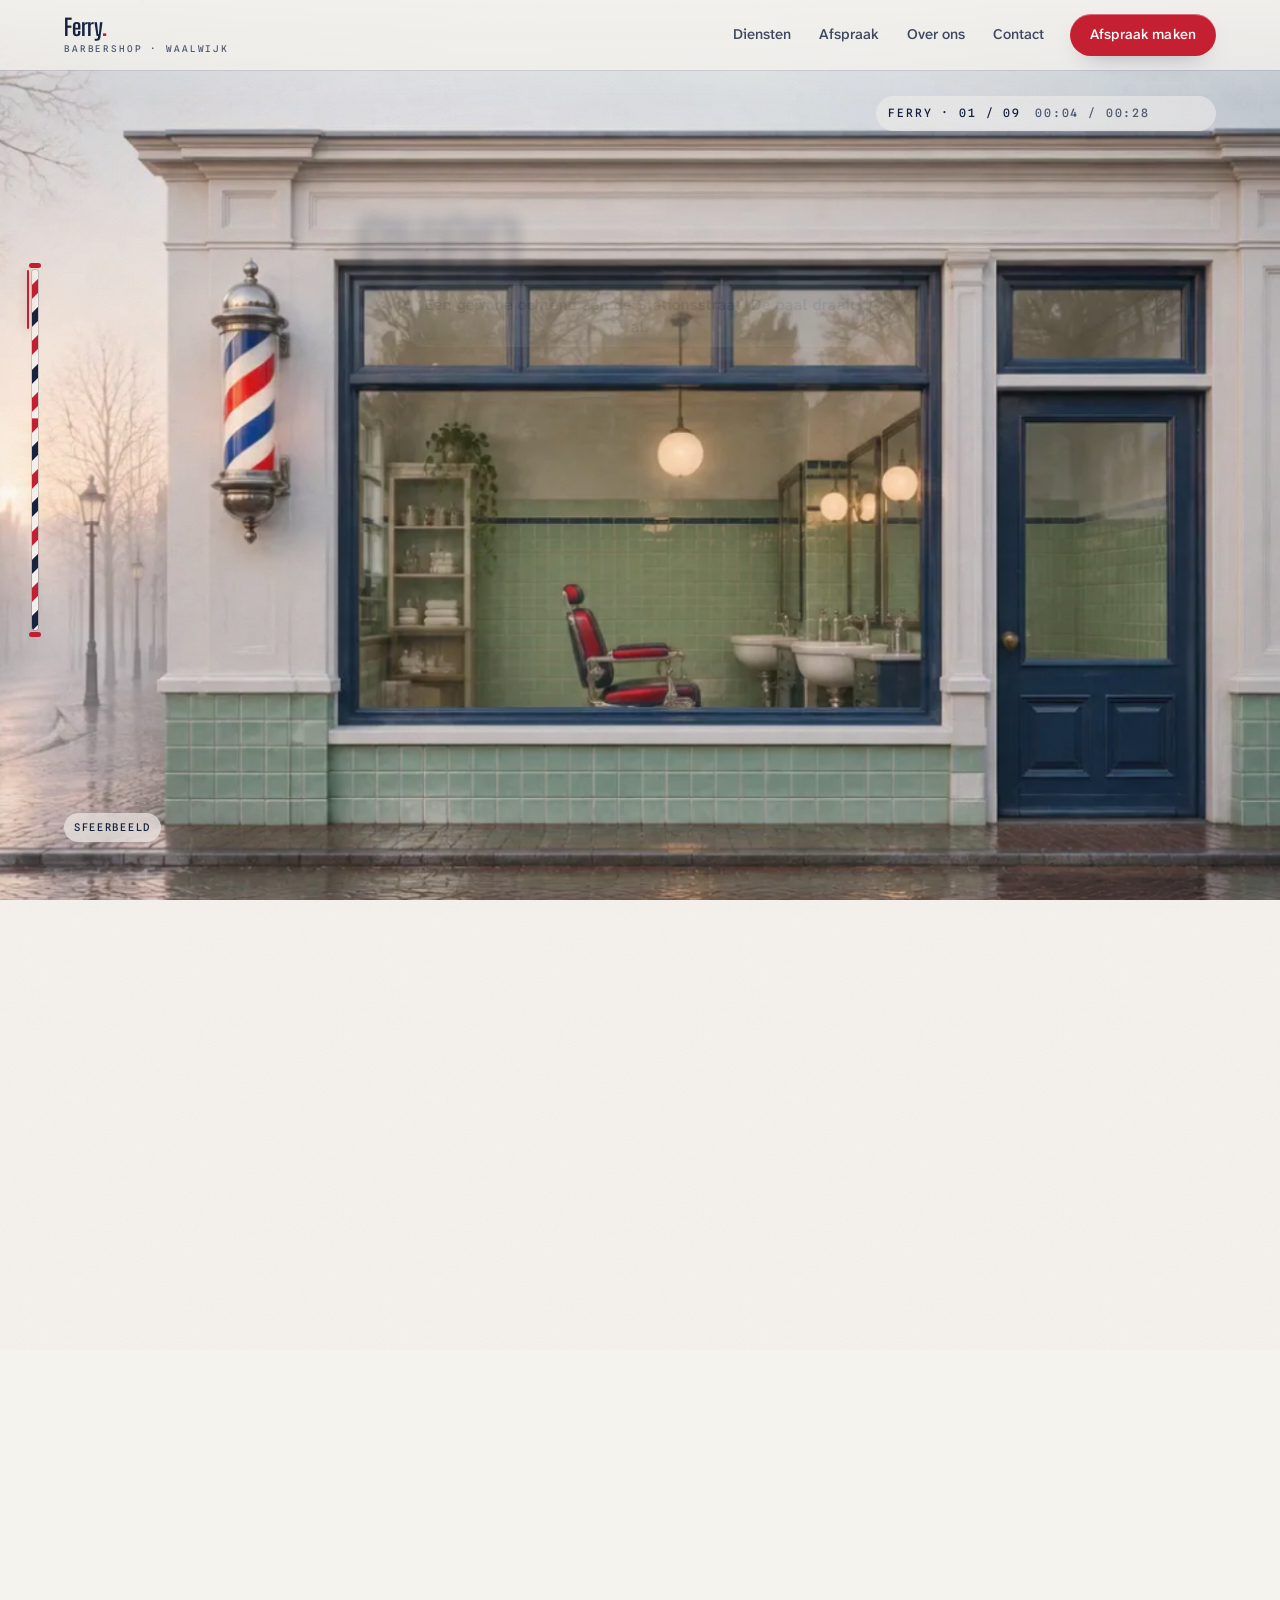
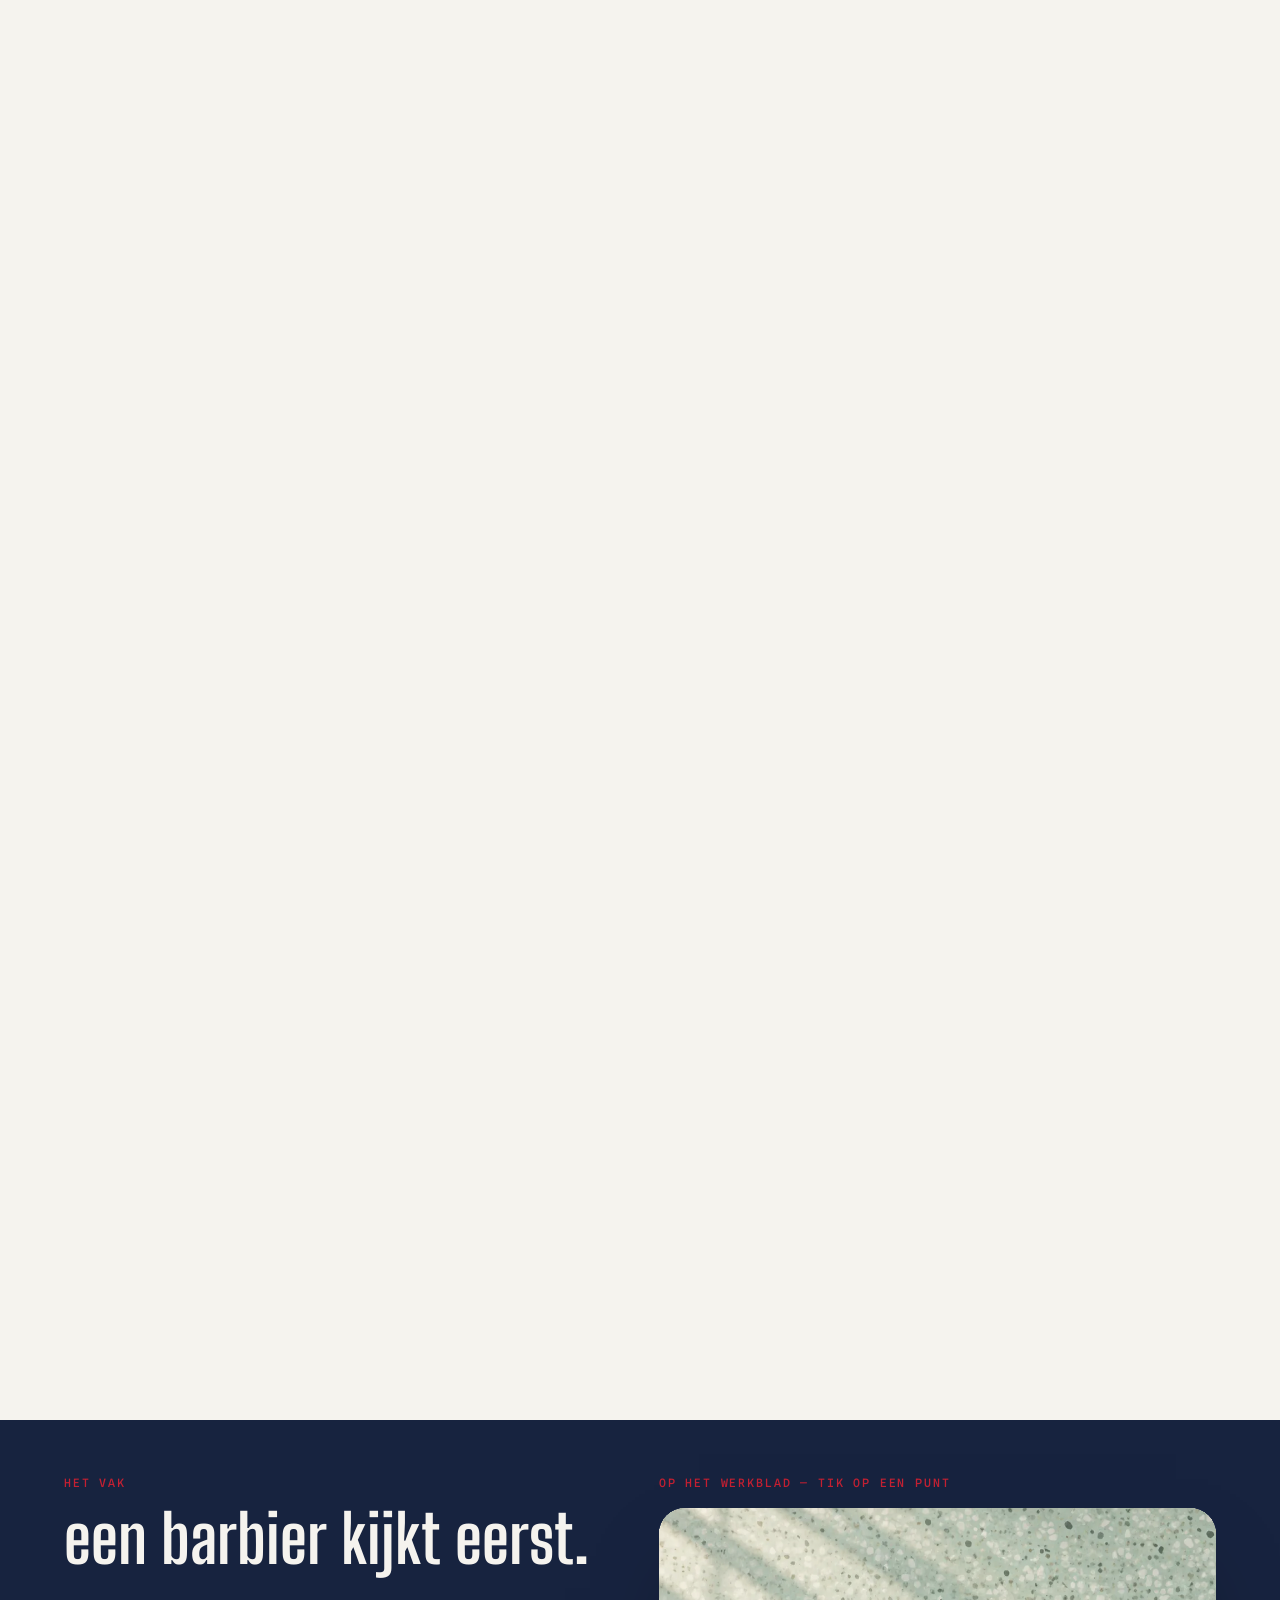
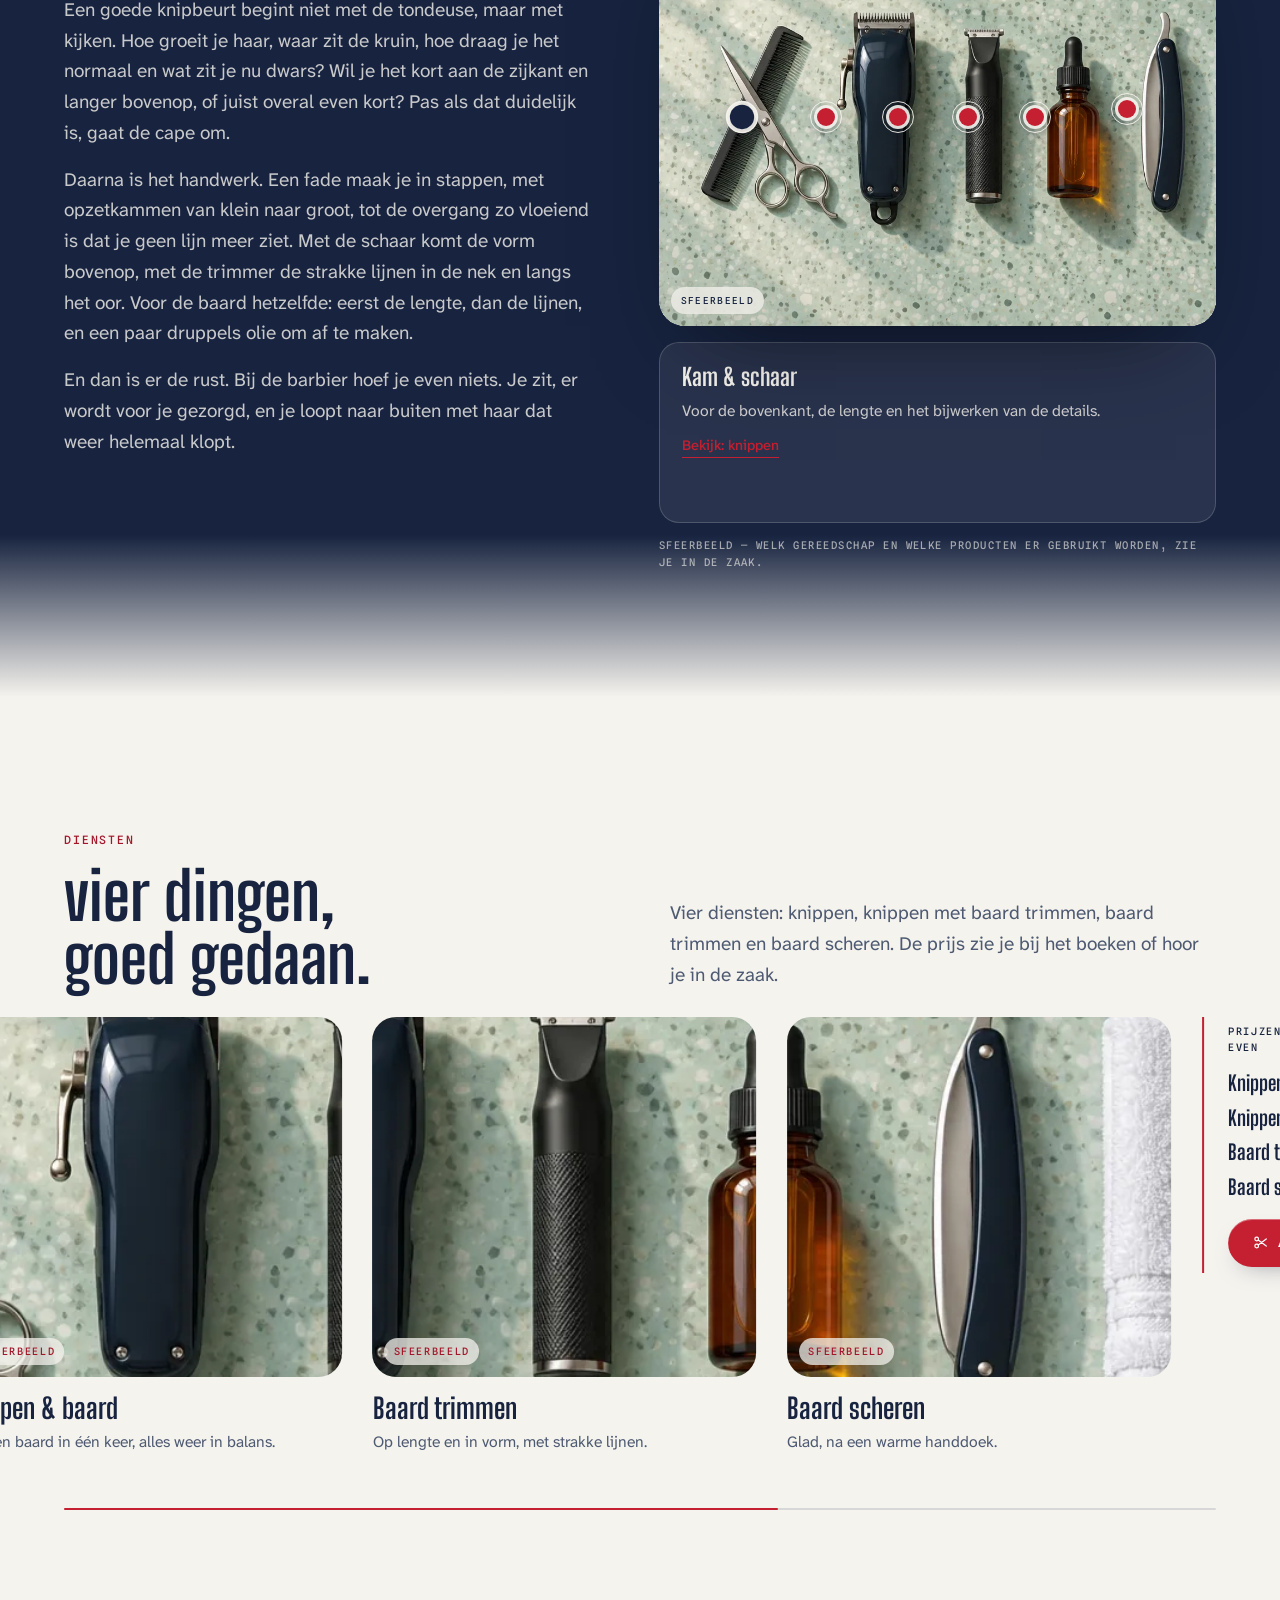
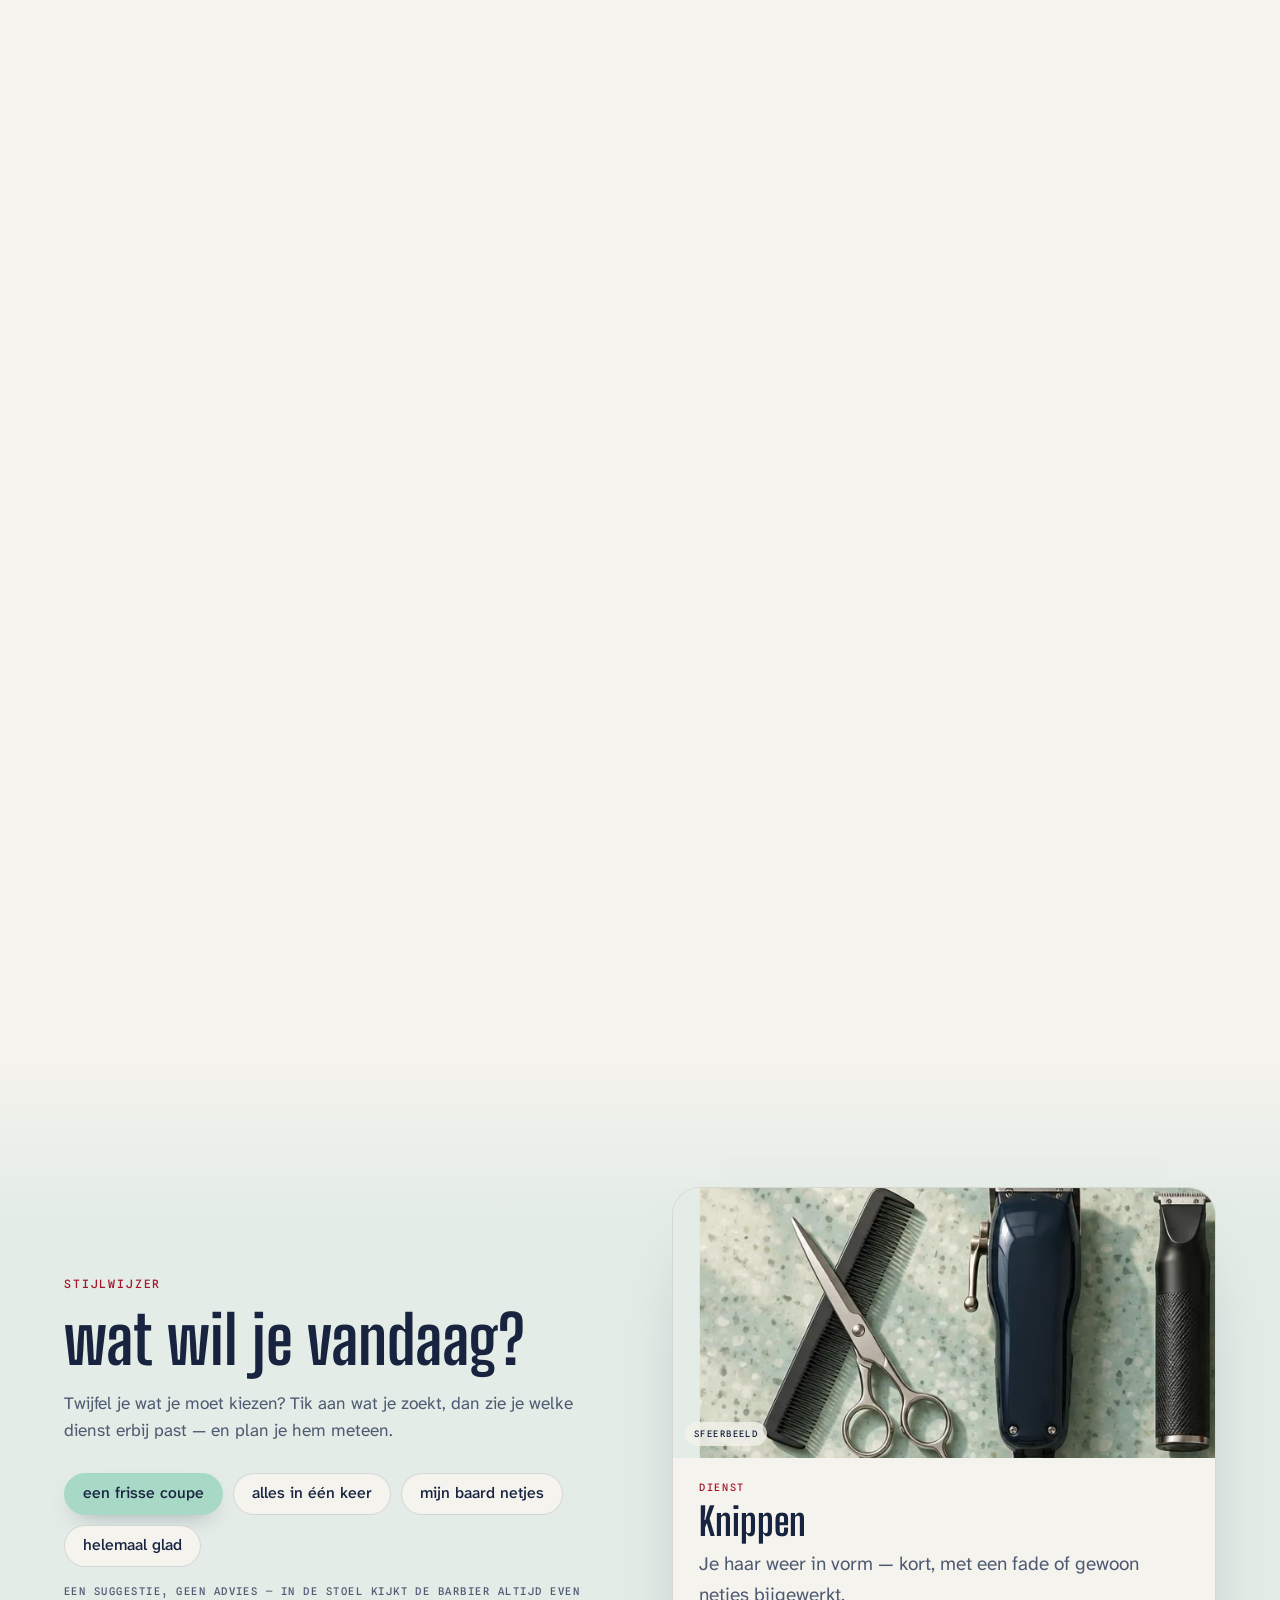
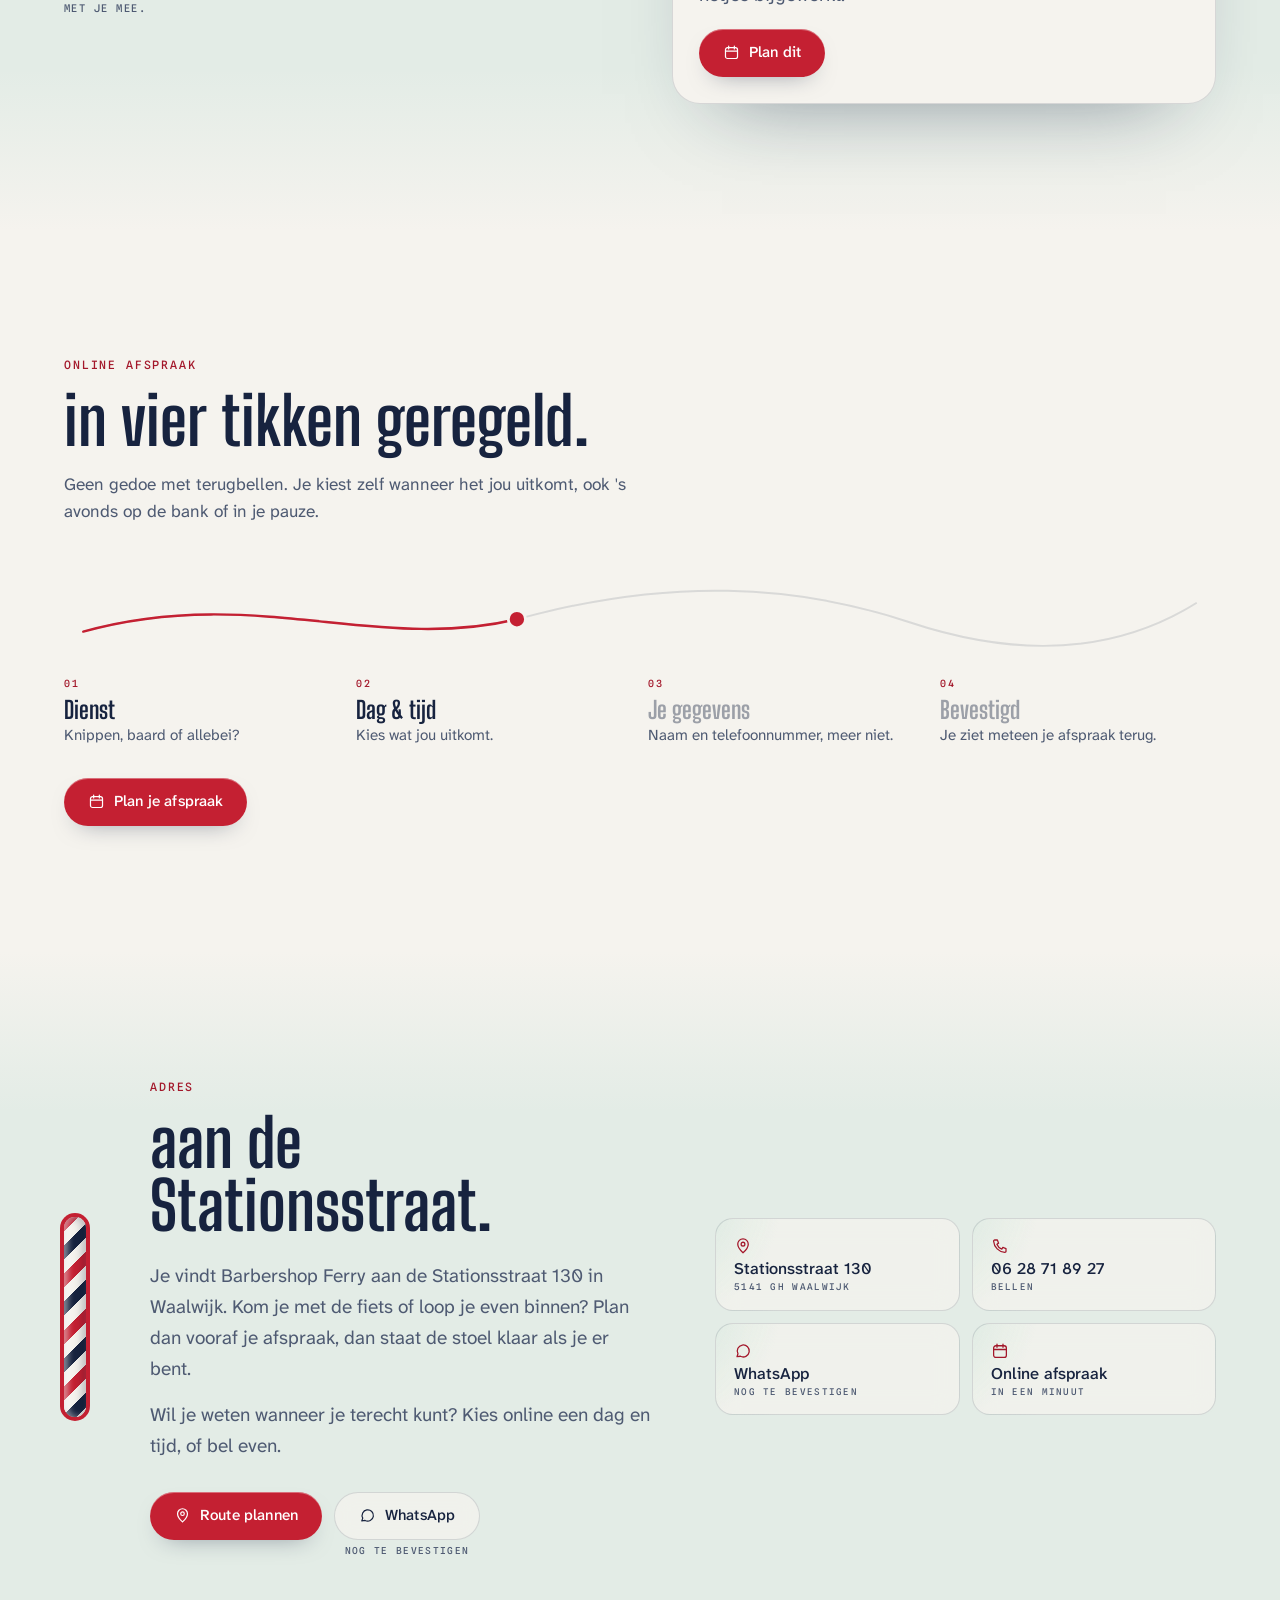
<file: index.html>
<!DOCTYPE html>
<html lang="nl">
<head>
<meta charset="utf-8">
<meta name="viewport" content="width=device-width, initial-scale=1, viewport-fit=cover">
<title>Barbershop Ferry — barbier aan de Stationsstraat in Waalwijk</title>
<meta name="description" content="Barbershop Ferry, Stationsstraat 130 in Waalwijk. Knippen, baard trimmen en baard scheren. Plan je afspraak online of bel 06 28 71 89 27.">
<meta name="theme-color" content="#F5F3EE">
<meta property="og:title" content="Barbershop Ferry — barbier aan de Stationsstraat in Waalwijk">
<meta property="og:description" content="Barbershop Ferry, Stationsstraat 130 in Waalwijk. Knippen, baard trimmen en baard scheren. Plan je afspraak online of bel 06 28 71 89 27.">
<meta property="og:image" content="assets/img/k7.webp">
<meta name="robots" content="noindex">
<link rel="icon" href="data:image/svg+xml,%3Csvg xmlns='http://www.w3.org/2000/svg' viewBox='0 0 32 32'%3E%3Crect width='32' height='32' rx='9' fill='%2317233F'/%3E%3Crect x='11' y='4' width='10' height='24' rx='5' fill='%23F5F3EE'/%3E%3Cpath d='M11 9l10-4M11 15l10-4M11 21l10-4M11 27l10-4' stroke='%23C42032' stroke-width='2.4'/%3E%3C/svg%3E">
<script>document.documentElement.classList.add('js');try{var d=JSON.parse(sessionStorage.getItem('paal')||'null');if(d){sessionStorage.removeItem('paal');var c=document.documentElement.classList;c.add('pl-closed','pl-noanim');if(d.b)c.add('pl-back');window.__pl=d.l;setTimeout(function(){c.remove('pl-closed')},2200)}}catch(e){}</script>
<link rel="preconnect" href="https://fonts.googleapis.com">
<link rel="preconnect" href="https://fonts.gstatic.com" crossorigin>
<link href="https://fonts.googleapis.com/css2?family=Big+Shoulders+Display:wght@600;700&amp;family=Atkinson+Hyperlegible+Next:wght@400;500&amp;family=Spline+Sans+Mono:wght@500&amp;display=swap" rel="stylesheet">
<link rel="stylesheet" href="assets/style.css">
</head>
<body>
<a class="skip" href="#inhoud">Naar inhoud</a>
<header class="hd">
  <a class="logo" href="index.html" aria-label="Barbershop Ferry — home"><span>Ferry<em>.</em></span><small>Barbershop · Waalwijk</small></a>
  <nav class="nav" id="menu" aria-label="Hoofdmenu"><a href="diensten.html">Diensten</a><a href="afspraak.html">Afspraak</a><a href="over-ons.html">Over ons</a><a href="contact.html">Contact</a>
    <div class="mnav"><a class="btn" href="afspraak.html"><svg viewBox="0 0 24 24" fill="none" stroke="currentColor" stroke-width="1.7" stroke-linecap="round" aria-hidden="true"><rect x="3.5" y="5" width="17" height="15.5" rx="3"/><path d="M3.5 10h17M8 3v4M16 3v4"/></svg>Afspraak maken</a><a class="btn ghost" href="tel:+31628718927"><svg viewBox="0 0 24 24" fill="none" stroke="currentColor" stroke-width="1.7" stroke-linecap="round" stroke-linejoin="round" aria-hidden="true"><path d="M5 4h3.5l1.6 4.2-2.2 1.4a11 11 0 0 0 6.5 6.5l1.4-2.2L20 15.5V19a1.5 1.5 0 0 1-1.6 1.5C10.6 20 4 13.4 3.5 5.6A1.5 1.5 0 0 1 5 4z"/></svg>Bel 06 28 71 89 27</a><span class="wa-wrap"><a class="btn ghost" href="https://wa.me/31628718927" target="_blank" rel="noopener"><svg viewBox="0 0 24 24" fill="none" stroke="currentColor" stroke-width="1.7" stroke-linejoin="round" aria-hidden="true"><path d="M4 19.5l1.3-3.8A8 8 0 1 1 8.6 19z"/></svg>WhatsApp</a><span class="wa-note">nog te bevestigen</span></span><p>Stationsstraat 130, Waalwijk</p></div>
  </nav>
  <a class="btn pill" href="afspraak.html">Afspraak maken</a>
  <button class="burger" type="button" aria-label="Menu" aria-expanded="false" aria-controls="menu"><span></span><span></span><span></span></button>
</header>
<main id="inhoud">
<section class="film" data-src="assets/film-main-1.mp4|assets/film-main-2.mp4|assets/film-main-3.mp4|assets/film-main-4.mp4|assets/film-main-5.mp4|assets/film-main-6.mp4|assets/film-main-7.mp4" data-src-m="assets/film-main-m-1.mp4|assets/film-main-m-2.mp4|assets/film-main-m-3.mp4|assets/film-main-m-4.mp4" data-seg="0.0000,3.8333,8.1250,12.2083,16.0000,22.0000,26.0000" data-seg-m="0.0000,8.5000,17.1250,26.2500" data-poster-m="assets/img/film-main-m-0.webp" data-hud="Ferry" data-total="9" data-dur="28.0" data-portal style="--m:9" aria-label="Barbershop Ferry — van de barberpaal aan de Stationsstraat tot de stoel die klaarstaat">
  <div class="stage">
    <video poster="assets/img/film-main-0.webp" muted playsinline preload="none" aria-hidden="true"></video>
    <div class="vignette"></div>
    <canvas class="fx" aria-hidden="true"></canvas>
    <div class="fhero">
      <div class="top"><span class="chip">Barbershop · Stationsstraat 130</span><h1>strak geknipt aan de Stationsstraat.</h1></div>
      <div class="low glow-follow">
        <p class="lead">Knippen, baard trimmen en scheren aan de Stationsstraat in Waalwijk. Plan je afspraak online, of bel even.</p>
        <div class="row"><a class="btn" href="afspraak.html"><svg viewBox="0 0 24 24" fill="none" stroke="currentColor" stroke-width="1.7" stroke-linecap="round" aria-hidden="true"><rect x="3.5" y="5" width="17" height="15.5" rx="3"/><path d="M3.5 10h17M8 3v4M16 3v4"/></svg>Plan je afspraak</a><a class="btn ghost" href="tel:+31628718927"><svg viewBox="0 0 24 24" fill="none" stroke="currentColor" stroke-width="1.7" stroke-linecap="round" stroke-linejoin="round" aria-hidden="true"><path d="M5 4h3.5l1.6 4.2-2.2 1.4a11 11 0 0 0 6.5 6.5l1.4-2.2L20 15.5V19a1.5 1.5 0 0 1-1.6 1.5C10.6 20 4 13.4 3.5 5.6A1.5 1.5 0 0 1 5 4z"/></svg>Bel 06 28 71 89 27</a></div>
        <p class="hmeta mono"><a href="https://www.google.com/maps/search/?api=1&amp;query=Stationsstraat+130+5141+GH+Waalwijk" target="_blank" rel="noopener">Stationsstraat 130 · 5141 GH Waalwijk</a></p>
      </div>
    </div>
    <div class="ftitle tc" aria-live="polite"><h2></h2><p></p></div>
    <article class="fcard glow-follow "><span class="no">Ferry · 01 / 09</span><b>Een barbier aan de Stationsstraat</b><p>Barbershop Ferry zit aan de Stationsstraat 130 in Waalwijk. Je herkent een barbier al van ver aan de paal naast de deur. Binnen draait het om één ding: dat je strak en verzorgd weer naar buiten loopt.</p><button class="more" type="button" aria-expanded="false">lees verder +</button></article><article class="fcard glow-follow "><span class="no">Ferry · 02 / 09</span><b>Het oudste uithangbord</b><p>De rood-wit-blauwe paal hangt al eeuwen bij barbiers. Hij draait, zodat je hem ziet vanaf de overkant van de straat. Een beter teken bestaat eigenlijk niet: hier wordt geknipt en geschoren.</p><button class="more" type="button" aria-expanded="false">lees verder +</button></article><article class="fcard glow-follow "><span class="no">Ferry · 03 / 09</span><b>Even zitten</b><p>Bij de barbier hoef je even niets. Jas uit, cape om, achterover in de stoel. Vertel wat je wilt — korter, een fade, alleen de baard — en de rest gebeurt vanzelf.</p><button class="more" type="button" aria-expanded="false">lees verder +</button></article><article class="fcard glow-follow bl"><span class="no">Ferry · 04 / 09</span><b>De fade, stap voor stap</b><p>Een fade is een overgang: onderaan heel kort, naar boven toe steeds langer. Dat doe je met opzetkammen van klein naar groot, en met geduld. Elke stap moet vloeiend in de volgende overlopen — dan zie je geen lijn meer, alleen een verloop.</p><button class="more" type="button" aria-expanded="false">lees verder +</button></article><article class="fcard glow-follow "><span class="no">Ferry · 05 / 09</span><b>Lijnen die kloppen</b><p>Een goede knipbeurt valt op aan de details: de nek, de lijn boven het oor, de overgang naar de baard. Daarvoor heb je scherp gereedschap nodig en een vaste hand.</p><button class="more" type="button" aria-expanded="false">lees verder +</button></article><article class="fcard glow-follow "><span class="no">Ferry · 06 / 09</span><b>Scheren zoals het hoort</b><p>Voor een scheerbeurt wordt de huid eerst warm en zacht gemaakt, met een warme handdoek. Zo glijdt het mes makkelijker en heeft je huid er minder last van. Daarna: scheerschuim, een scherp mes, rustig werken.</p><button class="more" type="button" aria-expanded="false">lees verder +</button></article><article class="fcard glow-follow "><span class="no">Ferry · 07 / 09</span><b>Verzorging voor je baard</b><p>Na het trimmen of scheren hoort er verzorging bij. Een paar druppels baardolie maken het haar zacht en de huid eronder minder droog. Vraag gerust welke producten bij jouw baard passen.</p><button class="more" type="button" aria-expanded="false">lees verder +</button></article><article class="fcard glow-follow "><span class="no">Ferry · 08 / 09</span><b>Jouw stoel staat klaar</b><p>Kies online een dienst en een tijd, of bel even — dan staat de stoel klaar als je binnenkomt.</p><button class="more" type="button" aria-expanded="false">lees verder +</button></article>
    <div class="hud mono" aria-hidden="true"><span class="hl">Ferry · 01 / 09</span><span class="sf">Sfeerbeeld</span><span class="tc">00:00 / 00:28</span><span class="load"><s></s></span></div>
    <div class="pole" aria-hidden="true"><i></i></div>
    <span class="ftag mono">Sfeerbeeld</span>
    <div class="fhint">scroll — de paal draait, de stoel staat klaar</div>
  </div>
  <ol class="fstills"><li><picture><source media="(max-width:760px)" srcset="assets/img/k1-m.webp"><img src="assets/img/k1.webp" alt="" loading="lazy"></picture><div class="box"><span class="chip">Barbershop · Stationsstraat 130</span><h1 style="margin-top:14px">strak geknipt aan de Stationsstraat.</h1><p class="lead">Knippen, baard trimmen en scheren aan de Stationsstraat in Waalwijk. Plan je afspraak online, of bel even.</p><div class="row"><a class="btn" href="afspraak.html"><svg viewBox="0 0 24 24" fill="none" stroke="currentColor" stroke-width="1.7" stroke-linecap="round" aria-hidden="true"><rect x="3.5" y="5" width="17" height="15.5" rx="3"/><path d="M3.5 10h17M8 3v4M16 3v4"/></svg>Plan je afspraak</a><a class="btn ghost" href="tel:+31628718927"><svg viewBox="0 0 24 24" fill="none" stroke="currentColor" stroke-width="1.7" stroke-linecap="round" stroke-linejoin="round" aria-hidden="true"><path d="M5 4h3.5l1.6 4.2-2.2 1.4a11 11 0 0 0 6.5 6.5l1.4-2.2L20 15.5V19a1.5 1.5 0 0 1-1.6 1.5C10.6 20 4 13.4 3.5 5.6A1.5 1.5 0 0 1 5 4z"/></svg>Bel 06 28 71 89 27</a></div><hr style="border:0;height:1px;background:var(--line);margin:22px 0"><h2>even naar Ferry.</h2><p class="note">Een gewone ochtend aan de Stationsstraat. De paal draait al.</p><p>Barbershop Ferry zit aan de Stationsstraat 130 in Waalwijk. Je herkent een barbier al van ver aan de paal naast de deur. Binnen draait het om één ding: dat je strak en verzorgd weer naar buiten loopt.</p></div><span class="cap mono">Sfeerbeeld — niet de echte gevel</span></li><li><picture><source media="(max-width:760px)" srcset="assets/img/k2-m.webp"><img src="assets/img/k2.webp" alt="" loading="lazy"></picture><div class="box"><h2>de paal draait.</h2><p class="note">Rood, wit, blauw: al eeuwen het teken van de barbier.</p><p>De rood-wit-blauwe paal hangt al eeuwen bij barbiers. Hij draait, zodat je hem ziet vanaf de overkant van de straat. Een beter teken bestaat eigenlijk niet: hier wordt geknipt en geschoren.</p></div><span class="cap mono">Sfeerbeeld</span></li><li><picture><source media="(max-width:760px)" srcset="assets/img/k7-m.webp"><img src="assets/img/k7.webp" alt="" loading="lazy"></picture><div class="box"><h2>binnen is het rustig.</h2><p class="note">Mint tegels, daglicht, een rode stoel.</p><p>Bij de barbier hoef je even niets. Jas uit, cape om, achterover in de stoel. Vertel wat je wilt — korter, een fade, alleen de baard — en de rest gebeurt vanzelf.</p></div><span class="cap mono">Sfeerbeeld</span></li><li><picture><source media="(max-width:760px)" srcset="assets/img/k3-m.webp"><img src="assets/img/k3.webp" alt="" loading="lazy"></picture><div class="box"><h2>van nul tot acht.</h2><p class="note">Opzetkam na opzetkam: zo ontstaat een fade.</p><p>Een fade is een overgang: onderaan heel kort, naar boven toe steeds langer. Dat doe je met opzetkammen van klein naar groot, en met geduld. Elke stap moet vloeiend in de volgende overlopen — dan zie je geen lijn meer, alleen een verloop.</p></div><span class="cap mono">Sfeerbeeld</span></li><li><picture><source media="(max-width:760px)" srcset="assets/img/k4-m.webp"><img src="assets/img/k4.webp" alt="" loading="lazy"></picture><div class="box"><h2>strak langs de lijn.</h2><p class="note">Het mes van de tondeuse, scherp in het ochtendlicht.</p><p>Een goede knipbeurt valt op aan de details: de nek, de lijn boven het oor, de overgang naar de baard. Daarvoor heb je scherp gereedschap nodig en een vaste hand.</p></div><span class="cap mono">Sfeerbeeld</span></li><li><picture><source media="(max-width:760px)" srcset="assets/img/k6-m.webp"><img src="assets/img/k6.webp" alt="" loading="lazy"></picture><div class="box"><h2>warm voor het mes.</h2><p class="note">Een warme handdoek maakt de huid zacht voor het scheren.</p><p>Voor een scheerbeurt wordt de huid eerst warm en zacht gemaakt, met een warme handdoek. Zo glijdt het mes makkelijker en heeft je huid er minder last van. Daarna: scheerschuim, een scherp mes, rustig werken.</p></div><span class="cap mono">Sfeerbeeld</span></li><li><picture><source media="(max-width:760px)" srcset="assets/img/k5-m.webp"><img src="assets/img/k5.webp" alt="" loading="lazy"></picture><div class="box"><h2>een druppel voor de baard.</h2><p class="note">Olie maakt een baard zacht — en hij ruikt goed.</p><p>Na het trimmen of scheren hoort er verzorging bij. Een paar druppels baardolie maken het haar zacht en de huid eronder minder droog. Vraag gerust welke producten bij jouw baard passen.</p></div><span class="cap mono">Sfeerbeeld</span></li><li><picture><source media="(max-width:760px)" srcset="assets/img/k7-m.webp"><img src="assets/img/k7.webp" alt="" loading="lazy"></picture><div class="box"><h2>en dan: <em>jouw beurt.</em></h2><p class="note">De stoel staat klaar. Kies een tijd die je uitkomt.</p><p>Kies online een dienst en een tijd, of bel even — dan staat de stoel klaar als je binnenkomt.</p></div><span class="cap mono">Sfeerbeeld</span></li></ol>
  <script type="application/json">[{"t": "even naar Ferry.", "s": "Een gewone ochtend aan de Stationsstraat. De paal draait al.", "fx": "dust", "cool": 1, "at": 1.26, "pos": "tc", "cx": 0.3}, {"t": "de paal draait.", "s": "Rood, wit, blauw: al eeuwen het teken van de barbier.", "fx": "glint", "at": 4.45, "pos": "tl", "g": [0.3, 0.42, 0.44, 0.12], "gm": [0.08, 0.45, 0.4, 0.12], "cx": 0.46}, {"t": "binnen is het rustig.", "s": "Mint tegels, daglicht, een rode stoel.", "fx": "dust", "at": 7.55, "pos": "tc", "cx": 0.5}, {"t": "van nul tot acht.", "s": "Opzetkam na opzetkam: zo ontstaat een fade.", "fx": "hair", "at": 12.72, "pos": "tc", "cx": 0.2, "floorm": 0.9}, {"t": "strak langs de lijn.", "s": "Het mes van de tondeuse, scherp in het ochtendlicht.", "fx": "dust", "warm": 1, "at": 15.75, "pos": "tl", "cx": 0.44}, {"t": "warm voor het mes.", "s": "Een warme handdoek maakt de huid zacht voor het scheren.", "fx": "steam", "at": 18.85, "pos": "tr", "src": [0.2, 0.46], "srcm": [0.33, 0.46], "cx": 0.26}, {"t": "een druppel voor de baard.", "s": "Olie maakt een baard zacht — en hij ruikt goed.", "fx": "glint", "warm": 1, "at": 21.95, "pos": "tc", "g": [0.3, 0.73, 0.7, 0.73], "gm": [0.1, 0.73, 0.9, 0.73], "cx": 0.5}, {"t": "en dan: <em>jouw beurt.</em>", "s": "De stoel staat klaar. Kies een tijd die je uitkomt.", "fx": "dust", "warm": 1, "at": 27.46, "pos": "tc", "cx": 0.5}]</script>
</section>
<section class="portal" data-a="assets/img/film-main-end.webp" data-a-m="assets/img/film-main-m-end.webp" data-b="assets/img/k8.webp" data-b-m="assets/img/k8-m.webp" data-g="[0.5,0.42]" data-g-m="[0.5,0.42]" aria-label="Tot zo aan de Stationsstraat">
  <div class="pstage">
    <img class="pfb a" alt="">
    <img class="pfb b" src="assets/img/k8.webp" alt="Een barbershop in de schemering: het raam gloeit warm, de barberpaal brandt">
    <canvas class="gl" aria-hidden="true"></canvas>
    <canvas class="dust" data-k="warm" aria-hidden="true"></canvas>
    <div class="ptext glow-follow">
      <span class="eyebrow">Ferry · Waalwijk</span>
      <h2>tot zo aan de Stationsstraat.</h2>
      <p class="p1">Als het buiten donker wordt, brandt binnen nog het licht en draait de paal nog even door. Of je nu komt voor een fade, een baard die weer in model moet of een gladde scheerbeurt — bij Barbershop Ferry aan de Stationsstraat in Waalwijk ben je welkom.</p>
      <p class="p2">Een afspraak maken hoeft niet ingewikkeld te zijn. Kies wat je wilt laten doen, kies een dag en een tijd, laat je naam en nummer achter. Liever even bellen? Dat kan natuurlijk ook: 06 28 71 89 27.</p>
      <button class="more" type="button" aria-expanded="false">lees verder +</button>
      <div class="row"><a class="btn" href="afspraak.html"><svg viewBox="0 0 24 24" fill="none" stroke="currentColor" stroke-width="1.7" stroke-linecap="round" aria-hidden="true"><rect x="3.5" y="5" width="17" height="15.5" rx="3"/><path d="M3.5 10h17M8 3v4M16 3v4"/></svg>Plan je afspraak</a><a class="btn ghost" href="tel:+31628718927"><svg viewBox="0 0 24 24" fill="none" stroke="currentColor" stroke-width="1.7" stroke-linecap="round" stroke-linejoin="round" aria-hidden="true"><path d="M5 4h3.5l1.6 4.2-2.2 1.4a11 11 0 0 0 6.5 6.5l1.4-2.2L20 15.5V19a1.5 1.5 0 0 1-1.6 1.5C10.6 20 4 13.4 3.5 5.6A1.5 1.5 0 0 1 5 4z"/></svg>Bel 06 28 71 89 27</a></div>
    </div>
    <span class="phud mono">Ferry · 09 / 09<span class="sf">Sfeerbeeld</span></span>
    <span class="ptag mono">Sfeerbeeld — niet de echte gevel</span>
    <div class="pdark"></div>
  </div>
</section>

<section class="dark-band seam-bot" id="vak" style="--to:var(--foam)">
  <canvas class="dust" data-k="gold" aria-hidden="true"></canvas>
  <div class="wrap j1">
    <div>
      <span class="eyebrow">Het vak</span>
      <h2 class="words">een barbier kijkt eerst.</h2>
      <div class="prose rv">
        <p>Een goede knipbeurt begint niet met de tondeuse, maar met kijken. Hoe groeit je haar, waar zit de kruin, hoe draag je het normaal en wat zit je nu dwars? Wil je het kort aan de zijkant en langer bovenop, of juist overal even kort? Pas als dat duidelijk is, gaat de cape om.</p>
        <p>Daarna is het handwerk. Een fade maak je in stappen, met opzetkammen van klein naar groot, tot de overgang zo vloeiend is dat je geen lijn meer ziet. Met de schaar komt de vorm bovenop, met de trimmer de strakke lijnen in de nek en langs het oor. Voor de baard hetzelfde: eerst de lengte, dan de lijnen, en een paar druppels olie om af te maken.</p>
        <p>En dan is er de rust. Bij de barbier hoef je even niets. Je zit, er wordt voor je gezorgd, en je loopt naar buiten met haar dat weer helemaal klopt.</p>
      </div>
    </div>
    <div class="lade rv" style="--d:1">
      <span class="eyebrow">Op het werkblad — tik op een punt</span>
      <figure class="fig breathe"><img src="assets/img/d1.webp" alt="Kam en schaar, tondeuse, trimmer, flesje baardolie, scheermes en een handdoek op een mintgroen terrazzo werkblad" loading="lazy"><button class="hot" type="button" style="--x:15.0%;--y:50.0%" aria-pressed="true" aria-label="Kam & schaar" data-n="Kam & schaar" data-t="Voor de bovenkant, de lengte en het bijwerken van de details." data-h="diensten.html#knippen" data-l="Bekijk: knippen"></button><button class="hot" type="button" style="--x:30.0%;--y:50.0%" aria-pressed="false" aria-label="Tondeuse" data-n="Tondeuse" data-t="Met opzetkammen van kort naar lang — zo ontstaat een fade." data-h="diensten.html#knippen" data-l="Bekijk: knippen"></button><button class="hot" type="button" style="--x:43.0%;--y:50.0%" aria-pressed="false" aria-label="Trimmer" data-n="Trimmer" data-t="Voor strakke lijnen in de nek en langs de baard." data-h="diensten.html#baard" data-l="Bekijk: baard trimmen"></button><button class="hot" type="button" style="--x:55.5%;--y:50.0%" aria-pressed="false" aria-label="Baardolie" data-n="Baardolie" data-t="Een paar druppels na het trimmen: zacht haar, rustige huid." data-h="diensten.html#baard" data-l="Bekijk: baard trimmen"></button><button class="hot" type="button" style="--x:67.5%;--y:50.0%" aria-pressed="false" aria-label="Scheermes" data-n="Scheermes" data-t="Voor een gladde scheerbeurt, na een warme handdoek." data-h="diensten.html#scheren" data-l="Bekijk: baard scheren"></button><button class="hot" type="button" style="--x:84.0%;--y:48.0%" aria-pressed="false" aria-label="Handdoek" data-n="Handdoek" data-t="Warm voor het scheren, koel en fris erna." data-h="diensten.html#scheren" data-l="Bekijk: baard scheren"></button><figcaption class="cap mono">Sfeerbeeld</figcaption></figure>
      <div class="tagcard" aria-live="polite"><b>Kam & schaar</b><p>Voor de bovenkant, de lengte en het bijwerken van de details.</p><a href="diensten.html#knippen">Bekijk: knippen</a></div>
      <ul class="ladelist"><li><b>Kam &amp; schaar</b> — Voor de bovenkant, de lengte en het bijwerken van de details. <a href="diensten.html#knippen" style="color:var(--sky)">Bekijk: knippen</a></li><li><b>Tondeuse</b> — Met opzetkammen van kort naar lang — zo ontstaat een fade. <a href="diensten.html#knippen" style="color:var(--sky)">Bekijk: knippen</a></li><li><b>Trimmer</b> — Voor strakke lijnen in de nek en langs de baard. <a href="diensten.html#baard" style="color:var(--sky)">Bekijk: baard trimmen</a></li><li><b>Baardolie</b> — Een paar druppels na het trimmen: zacht haar, rustige huid. <a href="diensten.html#baard" style="color:var(--sky)">Bekijk: baard trimmen</a></li><li><b>Scheermes</b> — Voor een gladde scheerbeurt, na een warme handdoek. <a href="diensten.html#scheren" style="color:var(--sky)">Bekijk: baard scheren</a></li><li><b>Handdoek</b> — Warm voor het scheren, koel en fris erna. <a href="diensten.html#scheren" style="color:var(--sky)">Bekijk: baard scheren</a></li></ul>
      <p class="note">Sfeerbeeld — welk gereedschap en welke producten er gebruikt worden, zie je in de zaak.</p>
    </div>
  </div>
</section>

<section class="pano" id="diensten" aria-label="Wat je hier kunt laten doen">
  <div class="pin">
    <div class="head">
      <div><span class="eyebrow">Diensten</span><h2 class="words">vier dingen, goed gedaan.</h2></div>
      <p class="rv">Vier diensten: knippen, knippen met baard trimmen, baard trimmen en baard scheren. De prijs zie je bij het boeken of hoor je in de zaak.</p>
    </div>
    <div class="track"><a class="panel" href="diensten.html#knippen" style="text-decoration:none"><div class="crop"><img src="assets/img/d1.webp" alt="" loading="lazy" style="--c:0.22"><span class="cap mono">Sfeerbeeld</span></div><h3>Knippen</h3><p>Je haar weer in model: kort, een fade of netjes bijgewerkt.</p></a><a class="panel" href="diensten.html#knippen-baard" style="text-decoration:none"><div class="crop"><img src="assets/img/d1.webp" alt="" loading="lazy" style="--c:0.3"><span class="cap mono">Sfeerbeeld</span></div><h3>Knippen &amp; baard</h3><p>Haar en baard in één keer, alles weer in balans.</p></a><a class="panel" href="diensten.html#baard" style="text-decoration:none"><div class="crop"><img src="assets/img/d1.webp" alt="" loading="lazy" style="--c:0.43"><span class="cap mono">Sfeerbeeld</span></div><h3>Baard trimmen</h3><p>Op lengte en in vorm, met strakke lijnen.</p></a><a class="panel" href="diensten.html#scheren" style="text-decoration:none"><div class="crop"><img src="assets/img/d1.webp" alt="" loading="lazy" style="--c:0.675"><span class="cap mono">Sfeerbeeld</span></div><h3>Baard scheren</h3><p>Glad, na een warme handdoek.</p></a><div class="panel end"><span class="mono">Prijzen: op aanvraag — zie Fresha of bel even</span><ul><li><a href="diensten.html#knippen">Knippen</a></li><li><a href="diensten.html#knippen-baard">Knippen &amp; baard</a></li><li><a href="diensten.html#baard">Baard trimmen</a></li><li><a href="diensten.html#scheren">Baard scheren</a></li></ul><a class="btn" href="diensten.html"><svg viewBox="0 0 24 24" fill="none" stroke="currentColor" stroke-width="1.7" stroke-linecap="round" aria-hidden="true"><circle cx="6.5" cy="7" r="2.6"/><circle cx="6.5" cy="17" r="2.6"/><path d="M8.6 8.5 20 17M8.6 15.5 20 7"/></svg>Alle diensten</a></div></div>
    <div class="pbar"><i></i></div>
  </div>
</section>

<section class="bg-marble seam-top seam-bot" id="stijlwijzer" style="--from:var(--foam);--to:var(--foam)">
  <div class="wrap wijzer">
    <div>
      <span class="eyebrow">Stijlwijzer</span>
      <h2 class="words">wat wil je vandaag?</h2>
      <p class="lead rv" style="margin-top:18px">Twijfel je wat je moet kiezen? Tik aan wat je zoekt, dan zie je welke dienst erbij past — en plan je hem meteen.</p>
      <div class="chips rv" role="group" aria-label="Wat zoek je?"><button class="schip" type="button" aria-pressed="true" data-id="knippen" data-n="Knippen" data-t="Je haar weer in vorm — kort, met een fade of gewoon netjes bijgewerkt." data-c="0.22" data-tag="Dienst">een frisse coupe</button><button class="schip" type="button" aria-pressed="false" data-id="knippen-baard" data-n="Knippen & baard trimmen" data-t="Haar en baard samen, zodat de overgang klopt." data-c="0.3" data-tag="Dienst">alles in één keer</button><button class="schip" type="button" aria-pressed="false" data-id="baard" data-n="Baard trimmen" data-t="Op lengte, in model, strakke lijnen langs wang en nek." data-c="0.43" data-tag="Dienst">mijn baard netjes</button><button class="schip" type="button" aria-pressed="false" data-id="scheren" data-n="Baard scheren" data-t="Warme handdoek, scherp mes, rustig werken." data-c="0.675" data-tag="Dienst">helemaal glad</button></div>
      <p class="note rv">Een suggestie, geen advies — in de stoel kijkt de barbier altijd even met je mee.</p>
    </div>
    <div class="wout rv" style="--d:1" aria-live="polite">
      <div class="crop"><img src="assets/img/d1.webp" alt="" loading="lazy" style="--c:0.22"><span class="cap mono">Sfeerbeeld</span></div>
      <div class="body"><small>Dienst</small><b>Knippen</b><p>Je haar weer in vorm — kort, met een fade of gewoon netjes bijgewerkt.</p><div class="row"><a class="btn" href="afspraak.html?dienst=knippen"><svg viewBox="0 0 24 24" fill="none" stroke="currentColor" stroke-width="1.7" stroke-linecap="round" aria-hidden="true"><rect x="3.5" y="5" width="17" height="15.5" rx="3"/><path d="M3.5 10h17M8 3v4M16 3v4"/></svg>Plan dit</a></div></div>
    </div>
  </div>
</section>

<section class="bg-foam" id="online">
  <div class="wrap">
    <span class="eyebrow">Online afspraak</span>
    <h2 class="words">in vier tikken geregeld.</h2>
    <p class="lead rv" style="margin-top:18px">Geen gedoe met terugbellen. Je kiest zelf wanneer het jou uitkomt, ook 's avonds op de bank of in je pauze.</p>
    <div class="path">
      <svg viewBox="0 0 1200 90" aria-hidden="true"><path d="M20 60 C 200 10, 330 85, 480 45 S 760 10, 880 50 S 1100 80, 1180 30" fill="none" stroke="rgba(23,35,63,.12)" stroke-width="2"/><path class="draw" d="M20 60 C 200 10, 330 85, 480 45 S 760 10, 880 50 S 1100 80, 1180 30" fill="none" stroke="#C42032" stroke-width="2.5" stroke-linecap="round"/><circle class="dot" cx="20" cy="60" r="9" fill="#C42032" stroke="#F5F3EE" stroke-width="3"/></svg>
      <ol class="steps"><li><span class="n">01</span><b>Dienst</b>Knippen, baard of allebei?</li><li><span class="n">02</span><b>Dag &amp; tijd</b>Kies wat jou uitkomt.</li><li><span class="n">03</span><b>Je gegevens</b>Naam en telefoonnummer, meer niet.</li><li><span class="n">04</span><b>Bevestigd</b>Je ziet meteen je afspraak terug.</li></ol>
    </div>
    <div class="row rv"><a class="btn" href="afspraak.html"><svg viewBox="0 0 24 24" fill="none" stroke="currentColor" stroke-width="1.7" stroke-linecap="round" aria-hidden="true"><rect x="3.5" y="5" width="17" height="15.5" rx="3"/><path d="M3.5 10h17M8 3v4M16 3v4"/></svg>Plan je afspraak</a></div>
  </div>
</section>

<section class="bg-marble seam-top" id="adres" style="--from:var(--foam)">
  <div class="wrap waar">
    <div class="paalorn rv" aria-hidden="true"></div>
    <div>
      <span class="eyebrow">Adres</span>
      <h2 class="words">aan de Stationsstraat.</h2>
      <div class="prose rv">
        <p>Je vindt Barbershop Ferry aan de Stationsstraat 130 in Waalwijk. Kom je met de fiets of loop je even binnen? Plan dan vooraf je afspraak, dan staat de stoel klaar als je er bent.</p>
        <p>Wil je weten wanneer je terecht kunt? Kies online een dag en tijd, of bel even.</p>
      </div>
      <div class="row rv"><a class="btn" href="https://www.google.com/maps/search/?api=1&amp;query=Stationsstraat+130+5141+GH+Waalwijk" target="_blank" rel="noopener"><svg viewBox="0 0 24 24" fill="none" stroke="currentColor" stroke-width="1.7" aria-hidden="true"><path d="M12 21s-7-6.2-7-11.5A7 7 0 0 1 19 9.5C19 14.8 12 21 12 21z"/><circle cx="12" cy="9.5" r="2.5"/></svg>Route plannen</a><span class="wa-wrap"><a class="btn ghost" href="https://wa.me/31628718927" target="_blank" rel="noopener"><svg viewBox="0 0 24 24" fill="none" stroke="currentColor" stroke-width="1.7" stroke-linejoin="round" aria-hidden="true"><path d="M4 19.5l1.3-3.8A8 8 0 1 1 8.6 19z"/></svg>WhatsApp</a><span class="wa-note">nog te bevestigen</span></span></div>
    </div>
    <div class="gplates rv" style="--d:1">
      <a class="plate glow-follow" href="https://www.google.com/maps/search/?api=1&amp;query=Stationsstraat+130+5141+GH+Waalwijk" target="_blank" rel="noopener"><svg viewBox="0 0 24 24" fill="none" stroke="currentColor" stroke-width="1.7" aria-hidden="true"><path d="M12 21s-7-6.2-7-11.5A7 7 0 0 1 19 9.5C19 14.8 12 21 12 21z"/><circle cx="12" cy="9.5" r="2.5"/></svg><span>Stationsstraat 130<small>5141 GH Waalwijk</small></span></a>
      <a class="plate glow-follow" href="tel:+31628718927"><svg viewBox="0 0 24 24" fill="none" stroke="currentColor" stroke-width="1.7" stroke-linecap="round" stroke-linejoin="round" aria-hidden="true"><path d="M5 4h3.5l1.6 4.2-2.2 1.4a11 11 0 0 0 6.5 6.5l1.4-2.2L20 15.5V19a1.5 1.5 0 0 1-1.6 1.5C10.6 20 4 13.4 3.5 5.6A1.5 1.5 0 0 1 5 4z"/></svg><span>06 28 71 89 27<small>bellen</small></span></a>
      <a class="plate glow-follow" href="https://wa.me/31628718927" target="_blank" rel="noopener"><svg viewBox="0 0 24 24" fill="none" stroke="currentColor" stroke-width="1.7" stroke-linejoin="round" aria-hidden="true"><path d="M4 19.5l1.3-3.8A8 8 0 1 1 8.6 19z"/></svg><span>WhatsApp<small>nog te bevestigen</small></span></a>
      <a class="plate glow-follow" href="afspraak.html"><svg viewBox="0 0 24 24" fill="none" stroke="currentColor" stroke-width="1.7" stroke-linecap="round" aria-hidden="true"><rect x="3.5" y="5" width="17" height="15.5" rx="3"/><path d="M3.5 10h17M8 3v4M16 3v4"/></svg><span>Online afspraak<small>in een minuut</small></span></a>
    </div>
  </div>
</section>
<section class="finale " style="--from:var(--marble)" aria-label="Tot zo">
  <div class="bg"><div class="kbw" data-kb><picture><source media="(max-width:760px)" srcset="assets/img/k6-m.webp"><img src="assets/img/k6.webp" alt="" loading="lazy"></picture></div></div>
  <canvas class="dust" data-k="warm" aria-hidden="true"></canvas>
  <span class="cap mono">Sfeerbeeld</span>
  <div class="wrap"><div class="box glow-follow">
    <span class="eyebrow">Stationsstraat 130 · Waalwijk</span>
    <h2 class="words">tot zo in de stoel.</h2>
    <p class="lead rv">Plan je afspraak online in een minuut, of bel even als je liever iemand spreekt. Je vindt Barbershop Ferry aan de Stationsstraat 130 in Waalwijk.</p>
    <div class="row rv" style="--d:1"><a class="btn" href="afspraak.html"><svg viewBox="0 0 24 24" fill="none" stroke="currentColor" stroke-width="1.7" stroke-linecap="round" aria-hidden="true"><rect x="3.5" y="5" width="17" height="15.5" rx="3"/><path d="M3.5 10h17M8 3v4M16 3v4"/></svg>Plan je afspraak</a><a class="btn ghost" href="tel:+31628718927"><svg viewBox="0 0 24 24" fill="none" stroke="currentColor" stroke-width="1.7" stroke-linecap="round" stroke-linejoin="round" aria-hidden="true"><path d="M5 4h3.5l1.6 4.2-2.2 1.4a11 11 0 0 0 6.5 6.5l1.4-2.2L20 15.5V19a1.5 1.5 0 0 1-1.6 1.5C10.6 20 4 13.4 3.5 5.6A1.5 1.5 0 0 1 5 4z"/></svg>Bel 06 28 71 89 27</a><a class="btn ghost" href="https://www.google.com/maps/search/?api=1&amp;query=Stationsstraat+130+5141+GH+Waalwijk" target="_blank" rel="noopener"><svg viewBox="0 0 24 24" fill="none" stroke="currentColor" stroke-width="1.7" aria-hidden="true"><path d="M12 21s-7-6.2-7-11.5A7 7 0 0 1 19 9.5C19 14.8 12 21 12 21z"/><circle cx="12" cy="9.5" r="2.5"/></svg>Route plannen</a></div>
  </div></div>
</section>
</main>
<footer>
  <div class="wrap">
    <div><b>Barbershop Ferry</b>Stationsstraat 130, 5141 GH Waalwijk<a class="tel" href="tel:+31628718927">06 28 71 89 27</a><a href="https://wa.me/31628718927" target="_blank" rel="noopener">WhatsApp (nog te bevestigen)</a><a href="https://www.google.com/maps/search/?api=1&amp;query=Stationsstraat+130+5141+GH+Waalwijk" target="_blank" rel="noopener">Route plannen</a></div>
    <div><b>Openingstijden</b>Bel of boek online.<br><small>Vaste tijden volgen.</small></div>
    <div><b>Pagina's</b><a href="index.html">Home</a><a href="diensten.html">Diensten</a><a href="afspraak.html">Afspraak</a><a href="over-ons.html">Over ons</a><a href="contact.html">Contact</a></div>
    <p class="demo"><strong>Ontwerpvoorstel — ITty Company.</strong> Alle beelden zijn sfeerbeelden (AI), geen foto's van de zaak. Diensten volgens Fresha; prijzen op aanvraag.</p>
  </div>
</footer>
<div class="ctabar"><a class="btn" href="afspraak.html"><svg viewBox="0 0 24 24" fill="none" stroke="currentColor" stroke-width="1.7" stroke-linecap="round" aria-hidden="true"><rect x="3.5" y="5" width="17" height="15.5" rx="3"/><path d="M3.5 10h17M8 3v4M16 3v4"/></svg>Afspraak</a><a class="btn ghost" href="tel:+31628718927"><svg viewBox="0 0 24 24" fill="none" stroke="currentColor" stroke-width="1.7" stroke-linecap="round" stroke-linejoin="round" aria-hidden="true"><path d="M5 4h3.5l1.6 4.2-2.2 1.4a11 11 0 0 0 6.5 6.5l1.4-2.2L20 15.5V19a1.5 1.5 0 0 1-1.6 1.5C10.6 20 4 13.4 3.5 5.6A1.5 1.5 0 0 1 5 4z"/></svg>Bel</a></div>
<div class="grain" aria-hidden="true"></div>
<div id="paal" aria-hidden="true"><div class="strips"><i style="--k:0"></i><i style="--k:1"></i><i style="--k:2"></i><i style="--k:3"></i><i style="--k:4"></i><i style="--k:5"></i><i style="--k:6"></i><i style="--k:7"></i><i style="--k:8"></i><i style="--k:9"></i><i style="--k:10"></i><i style="--k:11"></i></div><div class="lbl"></div></div>
<script src="assets/vendor/lenis.min.js"></script>
<script src="assets/site.js"></script>
</body>
</html>
</file>
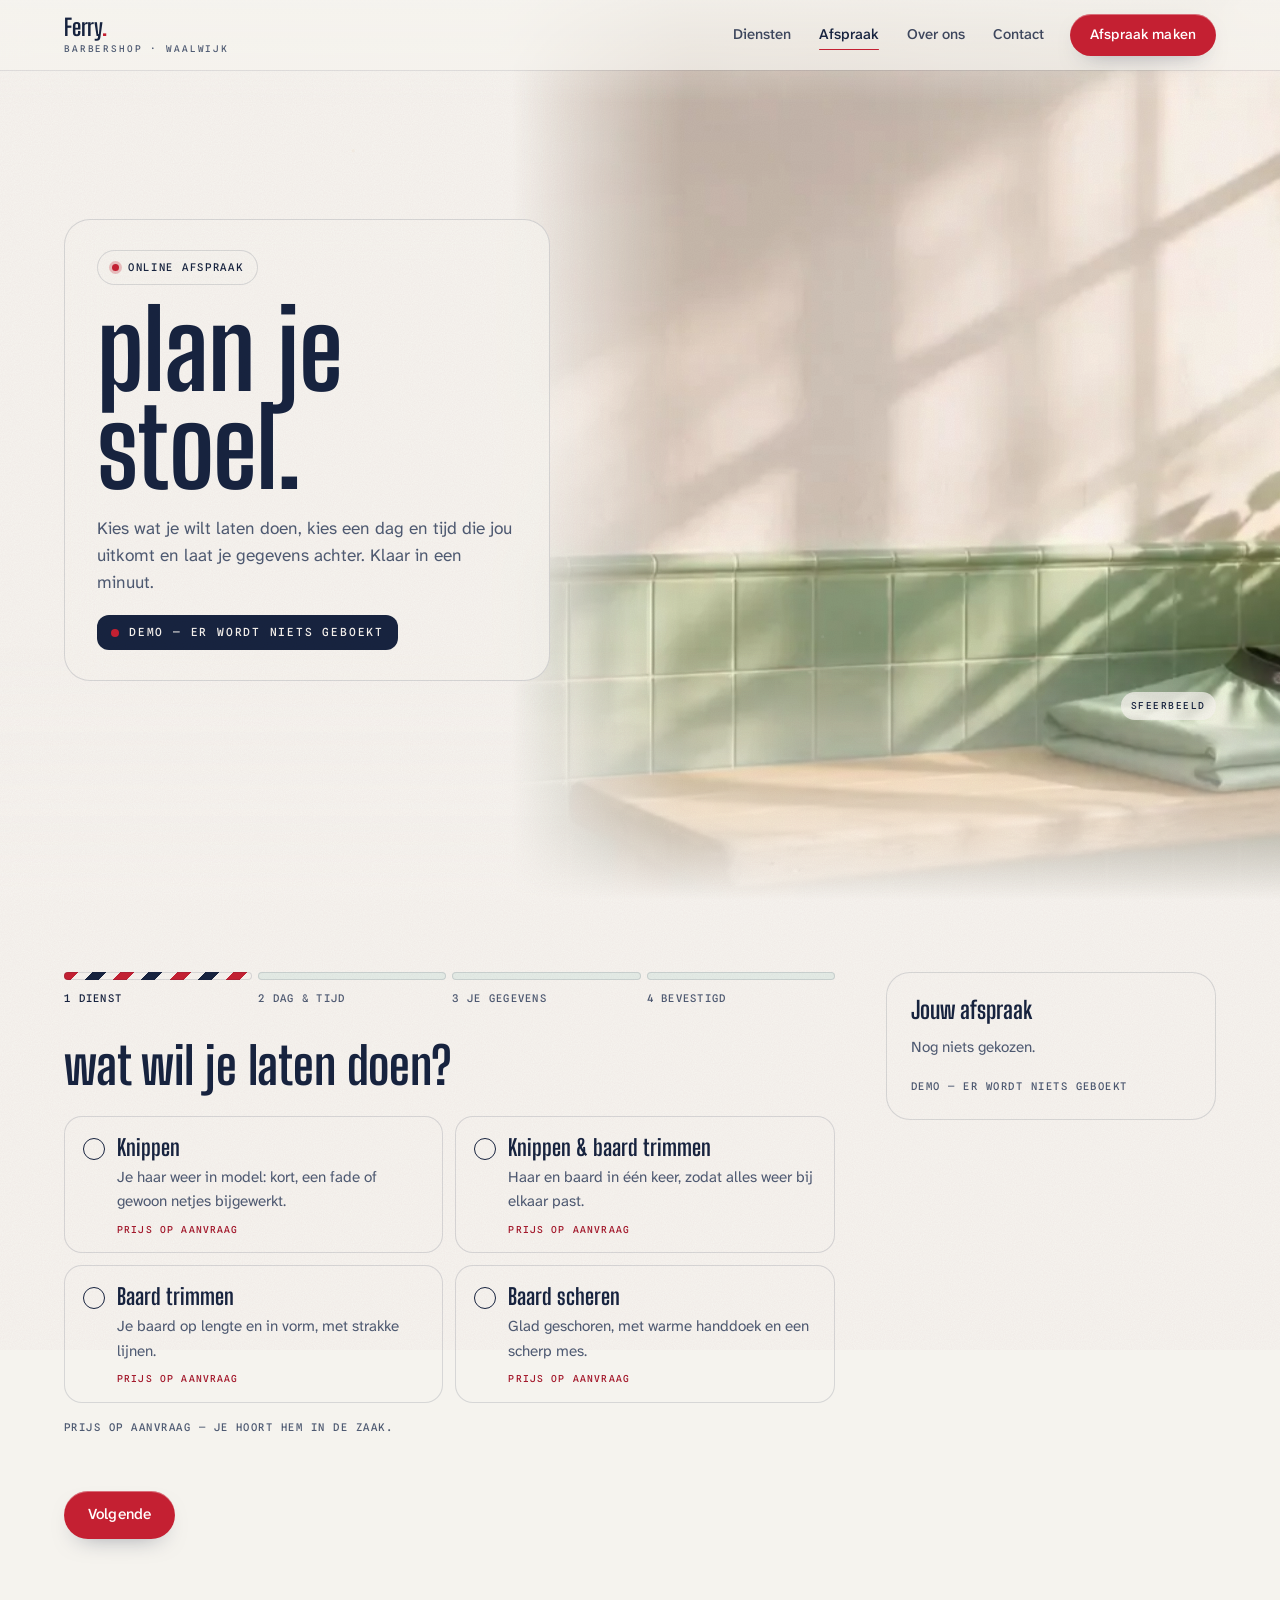
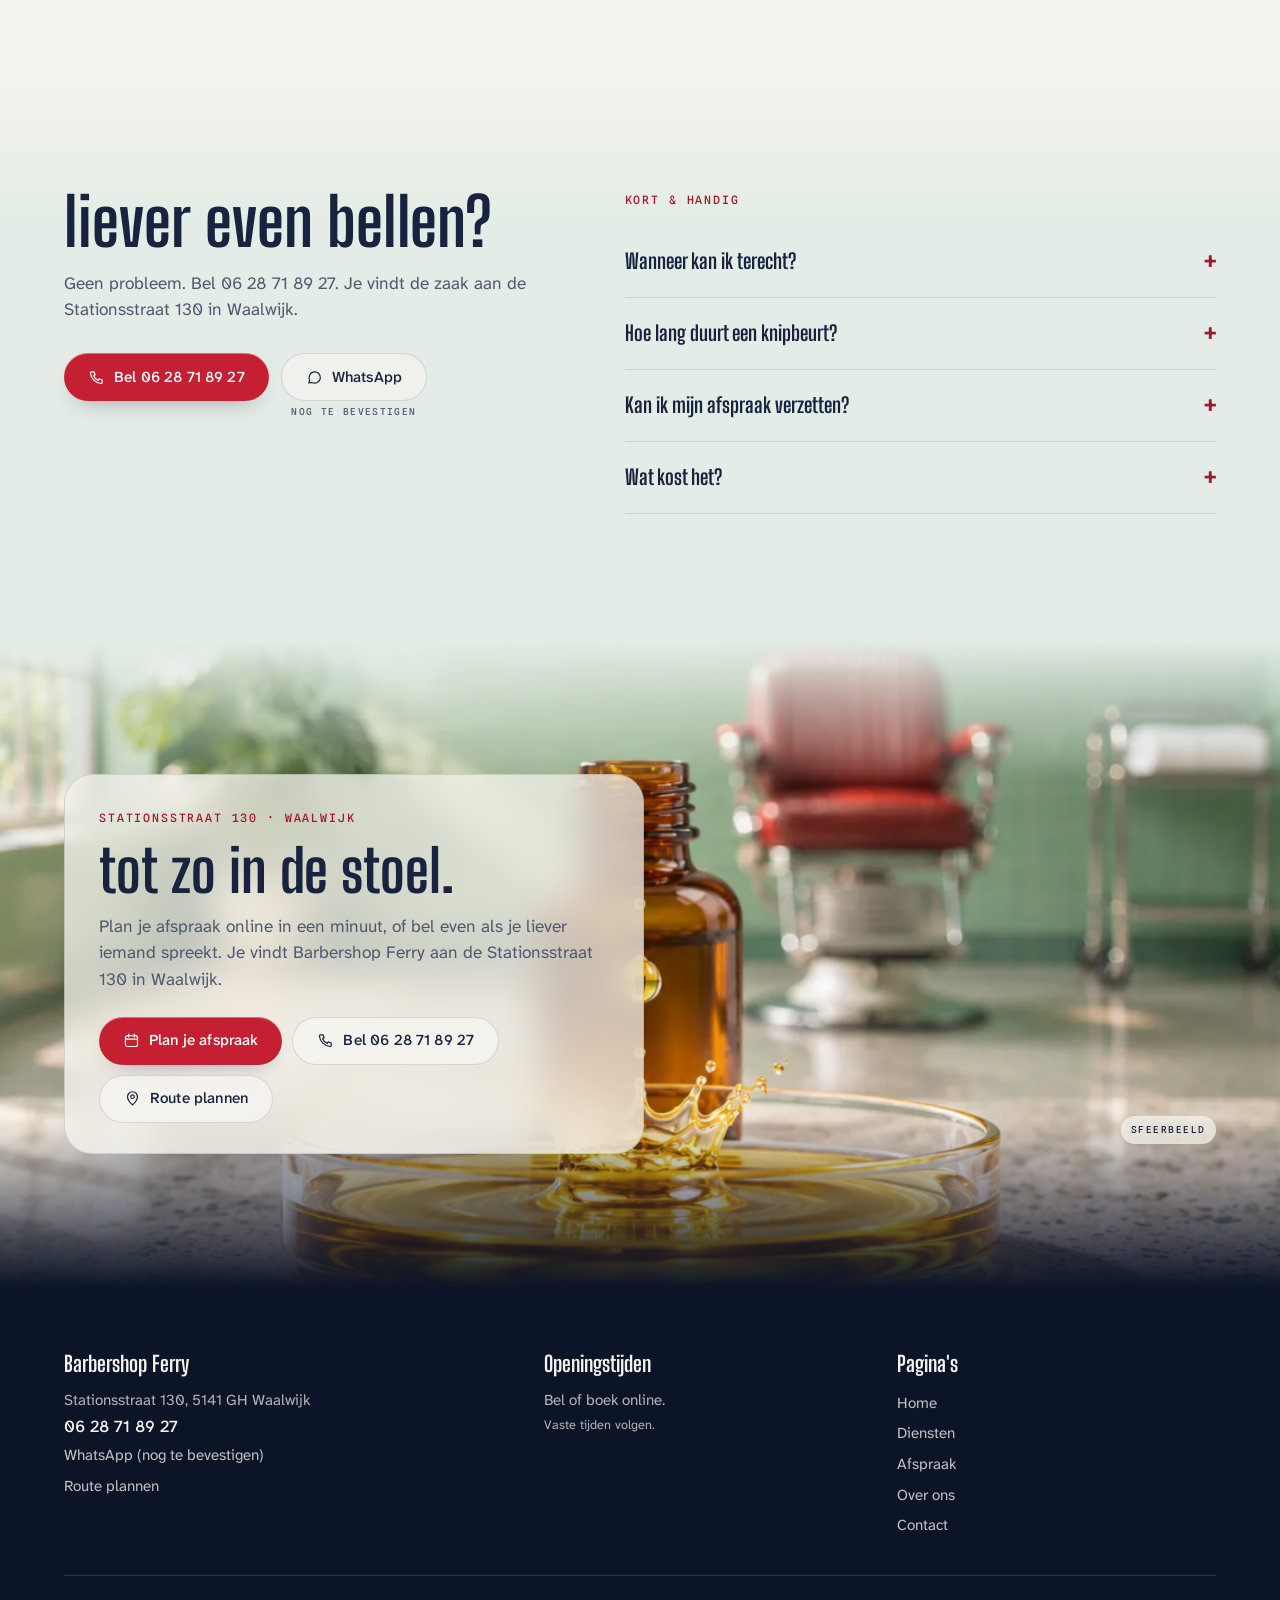
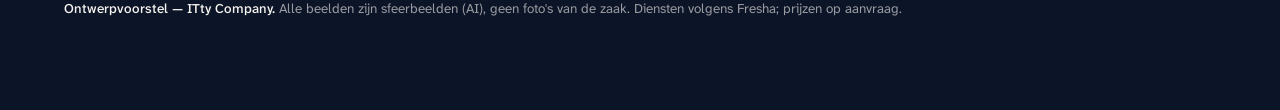
<file: afspraak.html>
<!DOCTYPE html>
<html lang="nl">
<head>
<meta charset="utf-8">
<meta name="viewport" content="width=device-width, initial-scale=1, viewport-fit=cover">
<title>Afspraak maken — Barbershop Ferry, Waalwijk</title>
<meta name="description" content="Plan je afspraak bij Barbershop Ferry, Stationsstraat 130 Waalwijk: kies een dienst, een dag en een tijd. Of bel 06 28 71 89 27.">
<meta name="theme-color" content="#F5F3EE">
<meta property="og:title" content="Afspraak maken — Barbershop Ferry, Waalwijk">
<meta property="og:description" content="Plan je afspraak bij Barbershop Ferry, Stationsstraat 130 Waalwijk: kies een dienst, een dag en een tijd. Of bel 06 28 71 89 27.">
<meta property="og:image" content="assets/img/a1.webp">
<meta name="robots" content="noindex">
<link rel="icon" href="data:image/svg+xml,%3Csvg xmlns='http://www.w3.org/2000/svg' viewBox='0 0 32 32'%3E%3Crect width='32' height='32' rx='9' fill='%2317233F'/%3E%3Crect x='11' y='4' width='10' height='24' rx='5' fill='%23F5F3EE'/%3E%3Cpath d='M11 9l10-4M11 15l10-4M11 21l10-4M11 27l10-4' stroke='%23C42032' stroke-width='2.4'/%3E%3C/svg%3E">
<script>document.documentElement.classList.add('js');try{var d=JSON.parse(sessionStorage.getItem('paal')||'null');if(d){sessionStorage.removeItem('paal');var c=document.documentElement.classList;c.add('pl-closed','pl-noanim');if(d.b)c.add('pl-back');window.__pl=d.l;setTimeout(function(){c.remove('pl-closed')},2200)}}catch(e){}</script>
<link rel="preconnect" href="https://fonts.googleapis.com">
<link rel="preconnect" href="https://fonts.gstatic.com" crossorigin>
<link href="https://fonts.googleapis.com/css2?family=Big+Shoulders+Display:wght@600;700&amp;family=Atkinson+Hyperlegible+Next:wght@400;500&amp;family=Spline+Sans+Mono:wght@500&amp;display=swap" rel="stylesheet">
<link rel="stylesheet" href="assets/style.css">
</head>
<body>
<a class="skip" href="#inhoud">Naar inhoud</a>
<header class="hd">
  <a class="logo" href="index.html" aria-label="Barbershop Ferry — home"><span>Ferry<em>.</em></span><small>Barbershop · Waalwijk</small></a>
  <nav class="nav" id="menu" aria-label="Hoofdmenu"><a href="diensten.html">Diensten</a><a href="afspraak.html" aria-current="page">Afspraak</a><a href="over-ons.html">Over ons</a><a href="contact.html">Contact</a>
    <div class="mnav"><a class="btn" href="afspraak.html"><svg viewBox="0 0 24 24" fill="none" stroke="currentColor" stroke-width="1.7" stroke-linecap="round" aria-hidden="true"><rect x="3.5" y="5" width="17" height="15.5" rx="3"/><path d="M3.5 10h17M8 3v4M16 3v4"/></svg>Afspraak maken</a><a class="btn ghost" href="tel:+31628718927"><svg viewBox="0 0 24 24" fill="none" stroke="currentColor" stroke-width="1.7" stroke-linecap="round" stroke-linejoin="round" aria-hidden="true"><path d="M5 4h3.5l1.6 4.2-2.2 1.4a11 11 0 0 0 6.5 6.5l1.4-2.2L20 15.5V19a1.5 1.5 0 0 1-1.6 1.5C10.6 20 4 13.4 3.5 5.6A1.5 1.5 0 0 1 5 4z"/></svg>Bel 06 28 71 89 27</a><span class="wa-wrap"><a class="btn ghost" href="https://wa.me/31628718927" target="_blank" rel="noopener"><svg viewBox="0 0 24 24" fill="none" stroke="currentColor" stroke-width="1.7" stroke-linejoin="round" aria-hidden="true"><path d="M4 19.5l1.3-3.8A8 8 0 1 1 8.6 19z"/></svg>WhatsApp</a><span class="wa-note">nog te bevestigen</span></span><p>Stationsstraat 130, Waalwijk</p></div>
  </nav>
  <a class="btn pill" href="afspraak.html">Afspraak maken</a>
  <button class="burger" type="button" aria-label="Menu" aria-expanded="false" aria-controls="menu"><span></span><span></span><span></span></button>
</header>
<main id="inhoud">
<section class="phero split" style="--to:var(--foam)" aria-label="Online afspraak">
  <div class="bg"><div class="kbw" data-kb><picture><source media="(max-width:760px)" srcset="assets/img/a1-m.webp"><img src="assets/img/loop-afspraak-0.webp" alt="Een houten bankje bij het raam met een opgevouwen mintgroene kapmantel en een plantje" fetchpriority="high"></picture><video data-auto data-src="assets/loop-afspraak.mp4" poster="assets/img/loop-afspraak-0.webp" muted playsinline loop preload="none" aria-hidden="true" class="dv"></video></div></div>
  <canvas class="dust" data-k="cool" aria-hidden="true"></canvas>
  <span class="cap mono">Sfeerbeeld</span>
  <div class="wrap"><div class="box">
    <span class="chip">Online afspraak</span>
    <h1 class="words" style="margin-top:16px">plan je stoel.</h1>
    <p class="lead rv">Kies wat je wilt laten doen, kies een dag en tijd die jou uitkomt en laat je gegevens achter. Klaar in een minuut.</p>
    <span class="demo-plate rv">Demo — er wordt niets geboekt</span>
  </div></div>
</section>

<section class="bg-foam" id="boeken" style="padding-top:clamp(40px,8vh,80px)">
  <div class="wrap book" id="wizard">
    <div>
      <ol class="wbar" aria-label="Stappen">
        <li class="cur"><button type="button" disabled>1 Dienst</button></li><li><button type="button" disabled>2 Dag &amp; tijd</button></li><li><button type="button" disabled>3 Je gegevens</button></li><li><button type="button" disabled>4 Bevestigd</button></li>
      </ol>
      <noscript><p class="honest">Zonder JavaScript werkt de demo-afspraak niet. Bel 06 28 71 89 27.</p></noscript>
      <div class="wstep" data-s="1">
        <h2>wat wil je laten doen?</h2>
        <fieldset style="border:0"><legend class="sr">Kies een dienst</legend><div class="opts"><label class="opt"><input type="radio" name="dienst" value="knippen" data-n="Knippen"><b>Knippen</b><span>Je haar weer in model: kort, een fade of gewoon netjes bijgewerkt.</span><small><em style="font-style:normal">prijs op aanvraag</em></small></label><label class="opt"><input type="radio" name="dienst" value="knippen-baard" data-n="Knippen & baard trimmen"><b>Knippen &amp; baard trimmen</b><span>Haar en baard in één keer, zodat alles weer bij elkaar past.</span><small><em style="font-style:normal">prijs op aanvraag</em></small></label><label class="opt"><input type="radio" name="dienst" value="baard" data-n="Baard trimmen"><b>Baard trimmen</b><span>Je baard op lengte en in vorm, met strakke lijnen.</span><small><em style="font-style:normal">prijs op aanvraag</em></small></label><label class="opt"><input type="radio" name="dienst" value="scheren" data-n="Baard scheren"><b>Baard scheren</b><span>Glad geschoren, met warme handdoek en een scherp mes.</span><small><em style="font-style:normal">prijs op aanvraag</em></small></label></div></fieldset>
        <p class="note">Prijs op aanvraag — je hoort hem in de zaak.</p>
        <span class="err" id="e1" role="alert"></span>
        <div class="wnav"><button class="btn" type="button" id="n1">Volgende</button></div>
      </div>
      <div class="wstep" data-s="2" hidden>
        <h2>wanneer komt het je uit?</h2>
        <span class="lbl" id="l-dag">Kies een dag</span>
        <div class="days" id="days" role="group" aria-labelledby="l-dag"></div>
        <span class="lbl" id="l-tijd">Kies een tijd</span>
        <div class="slots" id="slots" role="group" aria-labelledby="l-tijd"></div>
        <p class="note">Demo — voorbeeldtijden, er wordt niets geboekt.</p>
        <span class="err" id="e2" role="alert"></span>
        <div class="wnav"><button class="btn ghost" type="button" id="b2">Terug</button><button class="btn" type="button" id="n2">Volgende</button></div>
      </div>
      <div class="wstep" data-s="3" hidden>
        <h2>op welke naam?</h2>
        <form id="gegevens" novalidate>
          <div class="fields">
            <label class="fld">Naam*<input name="naam" autocomplete="name" placeholder="Voor- en achternaam" required><span class="ferr" aria-live="polite"></span></label>
            <label class="fld">Telefoon*<input name="tel" type="tel" autocomplete="tel" inputmode="tel" placeholder="06 12 34 56 78" required><span class="ferr" aria-live="polite"></span></label>
            <label class="fld full">E-mail (optioneel)<input name="mail" type="email" autocomplete="email" placeholder="naam@voorbeeld.nl"></label>
            <label class="fld full">Opmerking (optioneel)<textarea name="opm" placeholder="bijv. skin fade, bovenop 3 cm eraf"></textarea></label>
            <label class="check full"><input type="checkbox" name="rem"> Stuur me een herinnering (demo)</label>
          </div>
          <p class="priv">We gebruiken je gegevens alleen voor je afspraak. (In deze demo wordt niets verstuurd of opgeslagen.)</p>
          <div class="wnav"><button class="btn ghost" type="button" id="b3">Terug</button><button class="btn" type="submit">Afspraak bevestigen</button></div>
        </form>
      </div>
      <div class="wstep" data-s="4" hidden>
        <h2>tot dan.</h2>
        <div class="receipt">
          <dl><dt>Dienst</dt><dd id="r-dienst"></dd><dt>Dag</dt><dd id="r-dag"></dd><dt>Tijd</dt><dd id="r-tijd"></dd><dt>Naam</dt><dd id="r-naam"></dd><dt>Waar</dt><dd>Stationsstraat 130, Waalwijk</dd></dl>
        </div>
        <p class="honestbox"><strong>Ontwerpvoorstel.</strong> Er is niets geboekt en niets verstuurd — dit is een demo van de online afspraak. Wil je nu echt een afspraak? Bel 06 28 71 89 27.</p>
        <div class="row"><button class="btn" type="button" id="ics"><svg viewBox="0 0 24 24" fill="none" stroke="currentColor" stroke-width="1.7" stroke-linecap="round" aria-hidden="true"><rect x="3.5" y="5" width="17" height="15.5" rx="3"/><path d="M3.5 10h17M8 3v4M16 3v4"/></svg>Zet in agenda (.ics)</button><a class="btn ghost" href="tel:+31628718927"><svg viewBox="0 0 24 24" fill="none" stroke="currentColor" stroke-width="1.7" stroke-linecap="round" stroke-linejoin="round" aria-hidden="true"><path d="M5 4h3.5l1.6 4.2-2.2 1.4a11 11 0 0 0 6.5 6.5l1.4-2.2L20 15.5V19a1.5 1.5 0 0 1-1.6 1.5C10.6 20 4 13.4 3.5 5.6A1.5 1.5 0 0 1 5 4z"/></svg>Bel 06 28 71 89 27</a><button class="btn ghost" type="button" id="nieuw">Nieuwe afspraak</button></div>
      </div>
    </div>
    <aside class="aside" id="aside" aria-live="polite">
      <h3>Jouw afspraak</h3>
      <p class="empty">Nog niets gekozen.</p>
      <dl hidden><dt>Dienst</dt><dd id="s-dienst"></dd><dt>Dag</dt><dd id="s-dag"></dd><dt>Tijd</dt><dd id="s-tijd"></dd></dl>
      <p class="note">Demo — er wordt niets geboekt</p>
    </aside>
  </div>
</section>

<section class="bg-marble seam-top" style="--from:var(--foam)">
  <div class="wrap two">
    <div>
      <h2 class="words">liever even bellen?</h2>
      <p class="lead rv" style="margin-top:16px">Geen probleem. Bel 06 28 71 89 27. Je vindt de zaak aan de Stationsstraat 130 in Waalwijk.</p>
      <div class="row rv"><a class="btn" href="tel:+31628718927"><svg viewBox="0 0 24 24" fill="none" stroke="currentColor" stroke-width="1.7" stroke-linecap="round" stroke-linejoin="round" aria-hidden="true"><path d="M5 4h3.5l1.6 4.2-2.2 1.4a11 11 0 0 0 6.5 6.5l1.4-2.2L20 15.5V19a1.5 1.5 0 0 1-1.6 1.5C10.6 20 4 13.4 3.5 5.6A1.5 1.5 0 0 1 5 4z"/></svg>Bel 06 28 71 89 27</a><span class="wa-wrap"><a class="btn ghost" href="https://wa.me/31628718927" target="_blank" rel="noopener"><svg viewBox="0 0 24 24" fill="none" stroke="currentColor" stroke-width="1.7" stroke-linejoin="round" aria-hidden="true"><path d="M4 19.5l1.3-3.8A8 8 0 1 1 8.6 19z"/></svg>WhatsApp</a><span class="wa-note">nog te bevestigen</span></span></div>
    </div>
    <div class="rv" style="--d:1"><span class="eyebrow">Kort &amp; handig</span><details><summary>Wanneer kan ik terecht?</summary><p>Bel even of kies online een dag en tijd — dan weet je meteen wanneer er plek is.</p></details><details><summary>Hoe lang duurt een knipbeurt?</summary><p>Dat hangt af van wat je wilt laten doen. Knippen met baard duurt langer dan alleen trimmen; bij het boeken zie je het precies.</p></details><details><summary>Kan ik mijn afspraak verzetten?</summary><p>Bel even naar 06 28 71 89 27, dan zoek je samen een nieuw moment.</p></details><details><summary>Wat kost het?</summary><p>De prijs zie je bij het boeken, of je hoort hem als je belt.</p></details></div>
  </div>
</section>
<section class="finale left" style="--from:var(--marble)" aria-label="Tot zo">
  <div class="bg"><div class="kbw" data-kb><picture><source media="(max-width:760px)" srcset="assets/img/b2-m.webp"><img src="assets/img/b2.webp" alt="" loading="lazy"></picture></div></div>
  <canvas class="dust" data-k="warm" aria-hidden="true"></canvas>
  <span class="cap mono">Sfeerbeeld</span>
  <div class="wrap"><div class="box glow-follow">
    <span class="eyebrow">Stationsstraat 130 · Waalwijk</span>
    <h2 class="words">tot zo in de stoel.</h2>
    <p class="lead rv">Plan je afspraak online in een minuut, of bel even als je liever iemand spreekt. Je vindt Barbershop Ferry aan de Stationsstraat 130 in Waalwijk.</p>
    <div class="row rv" style="--d:1"><a class="btn" href="afspraak.html"><svg viewBox="0 0 24 24" fill="none" stroke="currentColor" stroke-width="1.7" stroke-linecap="round" aria-hidden="true"><rect x="3.5" y="5" width="17" height="15.5" rx="3"/><path d="M3.5 10h17M8 3v4M16 3v4"/></svg>Plan je afspraak</a><a class="btn ghost" href="tel:+31628718927"><svg viewBox="0 0 24 24" fill="none" stroke="currentColor" stroke-width="1.7" stroke-linecap="round" stroke-linejoin="round" aria-hidden="true"><path d="M5 4h3.5l1.6 4.2-2.2 1.4a11 11 0 0 0 6.5 6.5l1.4-2.2L20 15.5V19a1.5 1.5 0 0 1-1.6 1.5C10.6 20 4 13.4 3.5 5.6A1.5 1.5 0 0 1 5 4z"/></svg>Bel 06 28 71 89 27</a><a class="btn ghost" href="https://www.google.com/maps/search/?api=1&amp;query=Stationsstraat+130+5141+GH+Waalwijk" target="_blank" rel="noopener"><svg viewBox="0 0 24 24" fill="none" stroke="currentColor" stroke-width="1.7" aria-hidden="true"><path d="M12 21s-7-6.2-7-11.5A7 7 0 0 1 19 9.5C19 14.8 12 21 12 21z"/><circle cx="12" cy="9.5" r="2.5"/></svg>Route plannen</a></div>
  </div></div>
</section>
</main>
<footer>
  <div class="wrap">
    <div><b>Barbershop Ferry</b>Stationsstraat 130, 5141 GH Waalwijk<a class="tel" href="tel:+31628718927">06 28 71 89 27</a><a href="https://wa.me/31628718927" target="_blank" rel="noopener">WhatsApp (nog te bevestigen)</a><a href="https://www.google.com/maps/search/?api=1&amp;query=Stationsstraat+130+5141+GH+Waalwijk" target="_blank" rel="noopener">Route plannen</a></div>
    <div><b>Openingstijden</b>Bel of boek online.<br><small>Vaste tijden volgen.</small></div>
    <div><b>Pagina's</b><a href="index.html">Home</a><a href="diensten.html">Diensten</a><a href="afspraak.html">Afspraak</a><a href="over-ons.html">Over ons</a><a href="contact.html">Contact</a></div>
    <p class="demo"><strong>Ontwerpvoorstel — ITty Company.</strong> Alle beelden zijn sfeerbeelden (AI), geen foto's van de zaak. Diensten volgens Fresha; prijzen op aanvraag.</p>
  </div>
</footer>
<div class="ctabar"><a class="btn" href="afspraak.html"><svg viewBox="0 0 24 24" fill="none" stroke="currentColor" stroke-width="1.7" stroke-linecap="round" aria-hidden="true"><rect x="3.5" y="5" width="17" height="15.5" rx="3"/><path d="M3.5 10h17M8 3v4M16 3v4"/></svg>Afspraak</a><a class="btn ghost" href="tel:+31628718927"><svg viewBox="0 0 24 24" fill="none" stroke="currentColor" stroke-width="1.7" stroke-linecap="round" stroke-linejoin="round" aria-hidden="true"><path d="M5 4h3.5l1.6 4.2-2.2 1.4a11 11 0 0 0 6.5 6.5l1.4-2.2L20 15.5V19a1.5 1.5 0 0 1-1.6 1.5C10.6 20 4 13.4 3.5 5.6A1.5 1.5 0 0 1 5 4z"/></svg>Bel</a></div>
<div class="grain" aria-hidden="true"></div>
<div id="paal" aria-hidden="true"><div class="strips"><i style="--k:0"></i><i style="--k:1"></i><i style="--k:2"></i><i style="--k:3"></i><i style="--k:4"></i><i style="--k:5"></i><i style="--k:6"></i><i style="--k:7"></i><i style="--k:8"></i><i style="--k:9"></i><i style="--k:10"></i><i style="--k:11"></i></div><div class="lbl"></div></div>
<script src="assets/vendor/lenis.min.js"></script>
<script src="assets/site.js"></script>
<script src="assets/booking.js"></script>
</body>
</html>
</file>
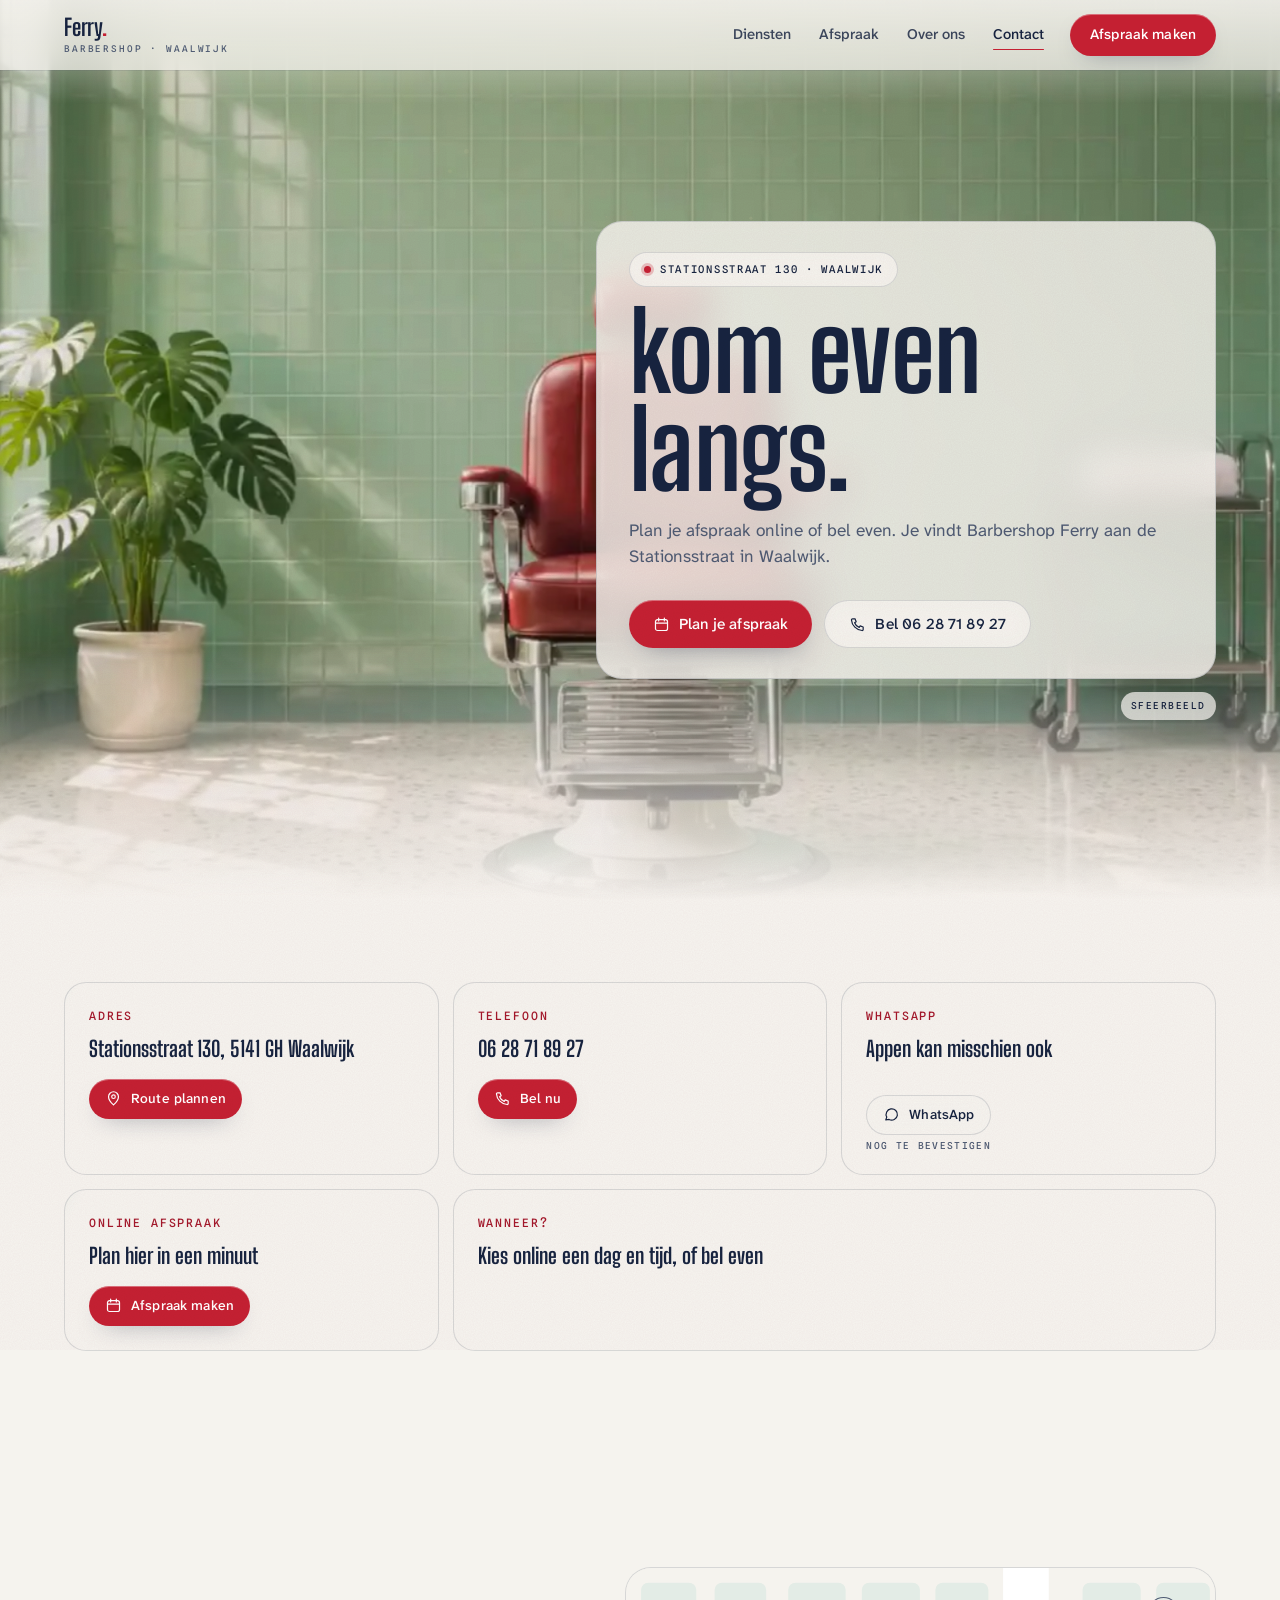
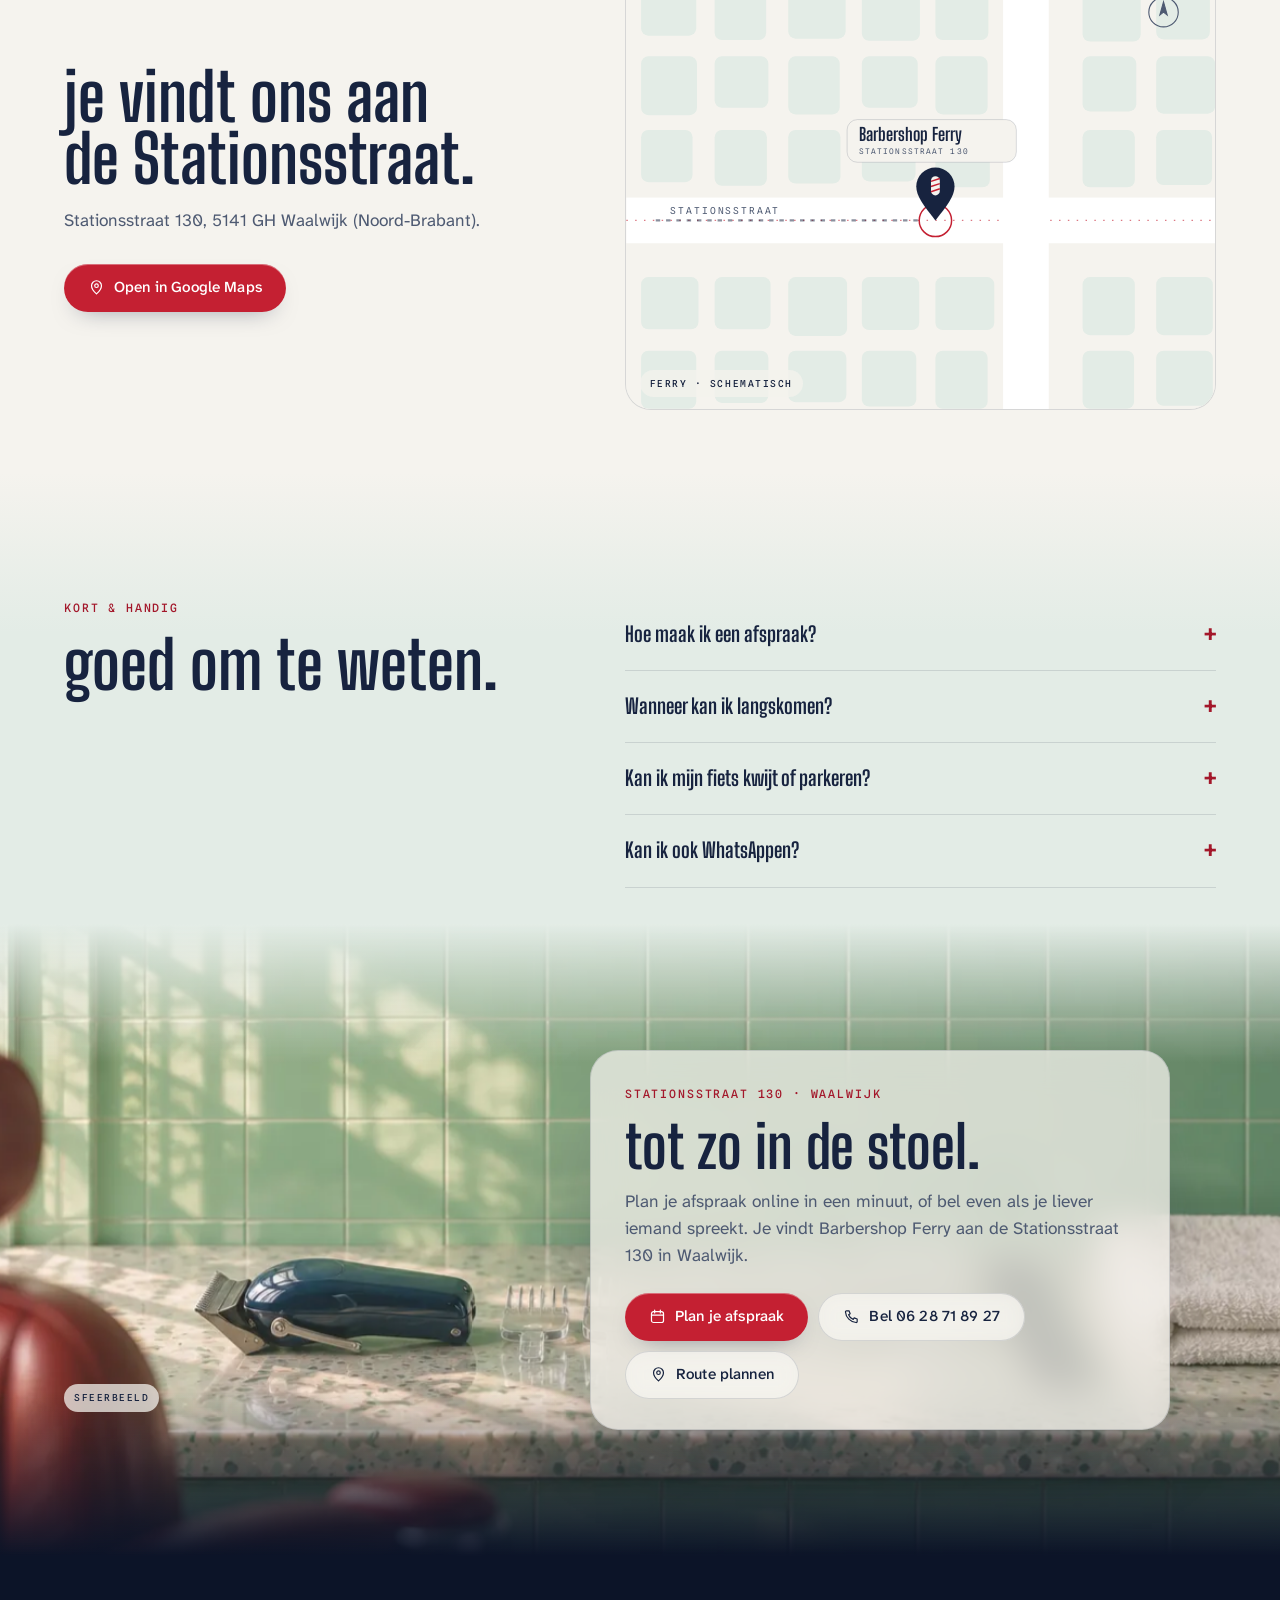
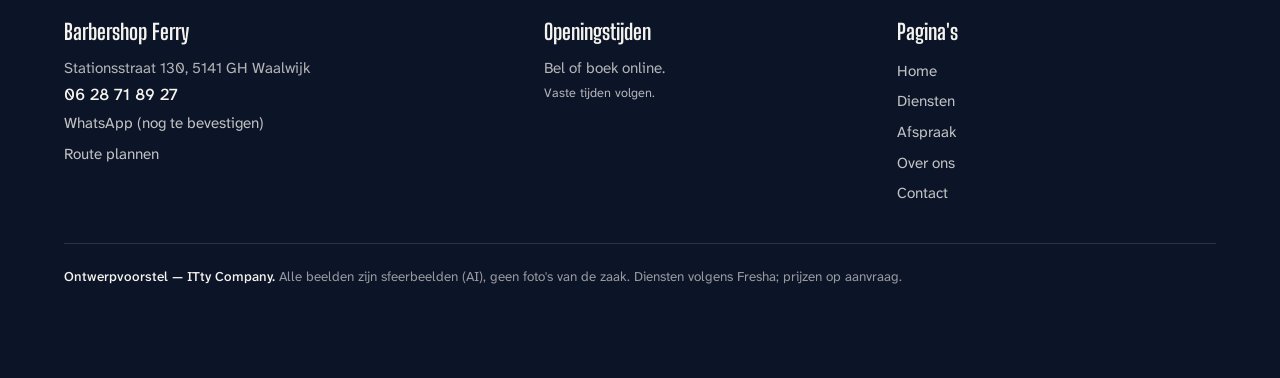
<file: contact.html>
<!DOCTYPE html>
<html lang="nl">
<head>
<meta charset="utf-8">
<meta name="viewport" content="width=device-width, initial-scale=1, viewport-fit=cover">
<title>Contact &amp; route — Barbershop Ferry, Stationsstraat 130 Waalwijk</title>
<meta name="description" content="Barbershop Ferry, Stationsstraat 130, 5141 GH Waalwijk. Bel 06 28 71 89 27 of plan je afspraak online.">
<meta name="theme-color" content="#F5F3EE">
<meta property="og:title" content="Contact &amp; route — Barbershop Ferry, Stationsstraat 130 Waalwijk">
<meta property="og:description" content="Barbershop Ferry, Stationsstraat 130, 5141 GH Waalwijk. Bel 06 28 71 89 27 of plan je afspraak online.">
<meta property="og:image" content="assets/img/k7.webp">
<meta name="robots" content="noindex">
<link rel="icon" href="data:image/svg+xml,%3Csvg xmlns='http://www.w3.org/2000/svg' viewBox='0 0 32 32'%3E%3Crect width='32' height='32' rx='9' fill='%2317233F'/%3E%3Crect x='11' y='4' width='10' height='24' rx='5' fill='%23F5F3EE'/%3E%3Cpath d='M11 9l10-4M11 15l10-4M11 21l10-4M11 27l10-4' stroke='%23C42032' stroke-width='2.4'/%3E%3C/svg%3E">
<script>document.documentElement.classList.add('js');try{var d=JSON.parse(sessionStorage.getItem('paal')||'null');if(d){sessionStorage.removeItem('paal');var c=document.documentElement.classList;c.add('pl-closed','pl-noanim');if(d.b)c.add('pl-back');window.__pl=d.l;setTimeout(function(){c.remove('pl-closed')},2200)}}catch(e){}</script>
<link rel="preconnect" href="https://fonts.googleapis.com">
<link rel="preconnect" href="https://fonts.gstatic.com" crossorigin>
<link href="https://fonts.googleapis.com/css2?family=Big+Shoulders+Display:wght@600;700&amp;family=Atkinson+Hyperlegible+Next:wght@400;500&amp;family=Spline+Sans+Mono:wght@500&amp;display=swap" rel="stylesheet">
<link rel="stylesheet" href="assets/style.css">
</head>
<body>
<a class="skip" href="#inhoud">Naar inhoud</a>
<header class="hd">
  <a class="logo" href="index.html" aria-label="Barbershop Ferry — home"><span>Ferry<em>.</em></span><small>Barbershop · Waalwijk</small></a>
  <nav class="nav" id="menu" aria-label="Hoofdmenu"><a href="diensten.html">Diensten</a><a href="afspraak.html">Afspraak</a><a href="over-ons.html">Over ons</a><a href="contact.html" aria-current="page">Contact</a>
    <div class="mnav"><a class="btn" href="afspraak.html"><svg viewBox="0 0 24 24" fill="none" stroke="currentColor" stroke-width="1.7" stroke-linecap="round" aria-hidden="true"><rect x="3.5" y="5" width="17" height="15.5" rx="3"/><path d="M3.5 10h17M8 3v4M16 3v4"/></svg>Afspraak maken</a><a class="btn ghost" href="tel:+31628718927"><svg viewBox="0 0 24 24" fill="none" stroke="currentColor" stroke-width="1.7" stroke-linecap="round" stroke-linejoin="round" aria-hidden="true"><path d="M5 4h3.5l1.6 4.2-2.2 1.4a11 11 0 0 0 6.5 6.5l1.4-2.2L20 15.5V19a1.5 1.5 0 0 1-1.6 1.5C10.6 20 4 13.4 3.5 5.6A1.5 1.5 0 0 1 5 4z"/></svg>Bel 06 28 71 89 27</a><span class="wa-wrap"><a class="btn ghost" href="https://wa.me/31628718927" target="_blank" rel="noopener"><svg viewBox="0 0 24 24" fill="none" stroke="currentColor" stroke-width="1.7" stroke-linejoin="round" aria-hidden="true"><path d="M4 19.5l1.3-3.8A8 8 0 1 1 8.6 19z"/></svg>WhatsApp</a><span class="wa-note">nog te bevestigen</span></span><p>Stationsstraat 130, Waalwijk</p></div>
  </nav>
  <a class="btn pill" href="afspraak.html">Afspraak maken</a>
  <button class="burger" type="button" aria-label="Menu" aria-expanded="false" aria-controls="menu"><span></span><span></span><span></span></button>
</header>
<main id="inhoud">
<section class="phero" style="--to:var(--foam)" aria-label="Contact">
  <div class="bg"><div class="kbw" data-kb><picture><source media="(max-width:760px)" srcset="assets/img/k7-m.webp"><img src="assets/img/loop-contact-0.webp" alt="Een lege kersenrode barbiersstoel in een ruimte met mintgroene tegels en daglicht" fetchpriority="high"></picture><video data-auto data-src="assets/loop-contact.mp4" poster="assets/img/loop-contact-0.webp" muted playsinline loop preload="none" aria-hidden="true" class="dv"></video></div></div>
  <canvas class="dust" data-k="warm" aria-hidden="true"></canvas>
  <span class="cap mono">Sfeerbeeld</span>
  <div class="wrap"><div class="box" style="margin-left:auto">
    <span class="chip">Stationsstraat 130 · Waalwijk</span>
    <h1 class="words" style="margin-top:16px">kom even langs.</h1>
    <p class="lead rv">Plan je afspraak online of bel even. Je vindt Barbershop Ferry aan de Stationsstraat in Waalwijk.</p>
    <div class="row rv"><a class="btn" href="afspraak.html"><svg viewBox="0 0 24 24" fill="none" stroke="currentColor" stroke-width="1.7" stroke-linecap="round" aria-hidden="true"><rect x="3.5" y="5" width="17" height="15.5" rx="3"/><path d="M3.5 10h17M8 3v4M16 3v4"/></svg>Plan je afspraak</a><a class="btn ghost" href="tel:+31628718927"><svg viewBox="0 0 24 24" fill="none" stroke="currentColor" stroke-width="1.7" stroke-linecap="round" stroke-linejoin="round" aria-hidden="true"><path d="M5 4h3.5l1.6 4.2-2.2 1.4a11 11 0 0 0 6.5 6.5l1.4-2.2L20 15.5V19a1.5 1.5 0 0 1-1.6 1.5C10.6 20 4 13.4 3.5 5.6A1.5 1.5 0 0 1 5 4z"/></svg>Bel 06 28 71 89 27</a></div>
  </div></div>
</section>

<section class="bg-foam" style="padding-top:clamp(40px,8vh,80px)">
  <div class="wrap">
    <div class="cards">
      <div class="gcard glow-follow rv"><span class="eyebrow">Adres</span><b>Stationsstraat 130, 5141 GH Waalwijk</b><a class="btn sm" href="https://www.google.com/maps/search/?api=1&amp;query=Stationsstraat+130+5141+GH+Waalwijk" target="_blank" rel="noopener"><svg viewBox="0 0 24 24" fill="none" stroke="currentColor" stroke-width="1.7" aria-hidden="true"><path d="M12 21s-7-6.2-7-11.5A7 7 0 0 1 19 9.5C19 14.8 12 21 12 21z"/><circle cx="12" cy="9.5" r="2.5"/></svg>Route plannen</a></div>
      <div class="gcard glow-follow rv" style="--d:1"><span class="eyebrow">Telefoon</span><b>06 28 71 89 27</b><a class="btn sm" href="tel:+31628718927"><svg viewBox="0 0 24 24" fill="none" stroke="currentColor" stroke-width="1.7" stroke-linecap="round" stroke-linejoin="round" aria-hidden="true"><path d="M5 4h3.5l1.6 4.2-2.2 1.4a11 11 0 0 0 6.5 6.5l1.4-2.2L20 15.5V19a1.5 1.5 0 0 1-1.6 1.5C10.6 20 4 13.4 3.5 5.6A1.5 1.5 0 0 1 5 4z"/></svg>Bel nu</a></div>
      <div class="gcard glow-follow rv" style="--d:2"><span class="eyebrow">WhatsApp</span><b>Appen kan misschien ook</b><span class="wa-wrap"><a class="btn ghost sm" href="https://wa.me/31628718927" target="_blank" rel="noopener"><svg viewBox="0 0 24 24" fill="none" stroke="currentColor" stroke-width="1.7" stroke-linejoin="round" aria-hidden="true"><path d="M4 19.5l1.3-3.8A8 8 0 1 1 8.6 19z"/></svg>WhatsApp</a><span class="wa-note">nog te bevestigen</span></span></div>
      <div class="gcard glow-follow rv"><span class="eyebrow">Online afspraak</span><b>Plan hier in een minuut</b><a class="btn sm" href="afspraak.html"><svg viewBox="0 0 24 24" fill="none" stroke="currentColor" stroke-width="1.7" stroke-linecap="round" aria-hidden="true"><rect x="3.5" y="5" width="17" height="15.5" rx="3"/><path d="M3.5 10h17M8 3v4M16 3v4"/></svg>Afspraak maken</a></div>
      <div class="gcard glow-follow rv wide" id="tijden" style="--d:1"><span class="eyebrow">Wanneer?</span><b>Kies online een dag en tijd, of bel even</b></div>
    </div>
  </div>
</section>

<section class="bg-foam" style="padding-top:clamp(56px,10vh,96px);padding-bottom:clamp(40px,7vh,72px)">
  <div class="wrap two" style="align-items:center">
    <div>
      <h2 class="words">je vindt ons aan de Stationsstraat.</h2>
      <p class="lead rv" style="margin-top:16px">Stationsstraat 130, 5141 GH Waalwijk (Noord-Brabant).</p>
      <div class="row rv"><a class="btn" href="https://www.google.com/maps/search/?api=1&amp;query=Stationsstraat+130+5141+GH+Waalwijk" target="_blank" rel="noopener"><svg viewBox="0 0 24 24" fill="none" stroke="currentColor" stroke-width="1.7" aria-hidden="true"><path d="M12 21s-7-6.2-7-11.5A7 7 0 0 1 19 9.5C19 14.8 12 21 12 21z"/><circle cx="12" cy="9.5" r="2.5"/></svg>Open in Google Maps</a></div>
    </div>
    <figure class="map rv" style="--d:1"><svg viewBox="0 0 800 600" role="img" aria-label="Schematische kaart: Stationsstraat 130, Waalwijk">
      <rect width="800" height="600" fill="#F5F3EE"/><rect x="20" y="20" width="75" height="72" rx="10" fill="#E3ECE6"/><rect x="20" y="120" width="76" height="80" rx="10" fill="#E3ECE6"/><rect x="20" y="220" width="70" height="71" rx="10" fill="#E3ECE6"/><rect x="20" y="420" width="78" height="71" rx="10" fill="#E3ECE6"/><rect x="20" y="520" width="75" height="79" rx="10" fill="#E3ECE6"/><rect x="120" y="20" width="70" height="78" rx="10" fill="#E3ECE6"/><rect x="120" y="120" width="73" height="70" rx="10" fill="#E3ECE6"/><rect x="120" y="220" width="71" height="76" rx="10" fill="#E3ECE6"/><rect x="120" y="420" width="76" height="71" rx="10" fill="#E3ECE6"/><rect x="120" y="520" width="73" height="71" rx="10" fill="#E3ECE6"/><rect x="220" y="20" width="78" height="76" rx="10" fill="#E3ECE6"/><rect x="220" y="120" width="70" height="79" rx="10" fill="#E3ECE6"/><rect x="220" y="220" width="71" height="73" rx="10" fill="#E3ECE6"/><rect x="220" y="420" width="80" height="80" rx="10" fill="#E3ECE6"/><rect x="220" y="520" width="79" height="70" rx="10" fill="#E3ECE6"/><rect x="320" y="20" width="79" height="79" rx="10" fill="#E3ECE6"/><rect x="320" y="120" width="76" height="70" rx="10" fill="#E3ECE6"/><rect x="320" y="220" width="73" height="70" rx="10" fill="#E3ECE6"/><rect x="320" y="420" width="78" height="72" rx="10" fill="#E3ECE6"/><rect x="320" y="520" width="74" height="76" rx="10" fill="#E3ECE6"/><rect x="420" y="20" width="72" height="78" rx="10" fill="#E3ECE6"/><rect x="420" y="120" width="71" height="79" rx="10" fill="#E3ECE6"/><rect x="420" y="220" width="74" height="78" rx="10" fill="#E3ECE6"/><rect x="420" y="420" width="80" height="72" rx="10" fill="#E3ECE6"/><rect x="420" y="520" width="71" height="79" rx="10" fill="#E3ECE6"/><rect x="620" y="20" width="79" height="80" rx="10" fill="#E3ECE6"/><rect x="620" y="120" width="73" height="75" rx="10" fill="#E3ECE6"/><rect x="620" y="220" width="71" height="78" rx="10" fill="#E3ECE6"/><rect x="620" y="420" width="71" height="79" rx="10" fill="#E3ECE6"/><rect x="620" y="520" width="70" height="79" rx="10" fill="#E3ECE6"/><rect x="720" y="20" width="73" height="77" rx="10" fill="#E3ECE6"/><rect x="720" y="120" width="80" height="78" rx="10" fill="#E3ECE6"/><rect x="720" y="220" width="76" height="75" rx="10" fill="#E3ECE6"/><rect x="720" y="420" width="77" height="79" rx="10" fill="#E3ECE6"/><rect x="720" y="520" width="77" height="75" rx="10" fill="#E3ECE6"/>
      <rect x="0" y="312" width="800" height="62" fill="#fff"/><path d="M0 343H800" stroke="#C42032" stroke-width="1.5" stroke-dasharray="2 10" opacity=".6"/>
      <rect x="512" y="0" width="62" height="600" fill="#fff"/>
      <path class="route" d="M40 343 H 400" stroke="#17233F" stroke-width="3" fill="none" opacity=".5"/>
      <text x="60" y="334" font-family="Spline Sans Mono, monospace" font-size="13" letter-spacing="2.5" fill="#4E5A72">STATIONSSTRAAT</text>
      <circle class="ring" cx="420" cy="343" r="22" fill="none" stroke="#C42032" stroke-width="2"/>
      <g class="pin"><path d="M420 343c-16-20-26-33-26-46a26 26 0 0 1 52 0c0 13-10 26-26 46z" fill="#17233F"/><rect x="414" y="283" width="12" height="26" rx="6" fill="#F5F3EE"/><path d="M414 290l12-4M414 297l12-4M414 304l12-4" stroke="#C42032" stroke-width="2"/></g>
      <g transform="translate(300 206)"><rect width="230" height="58" rx="14" fill="#F5F3EE" stroke="rgba(23,35,63,.2)"/><text x="16" y="29" font-family="Big Shoulders Display, Arial Narrow, sans-serif" font-weight="700" font-size="24" fill="#17233F">Barbershop Ferry</text><text x="16" y="47" font-family="Spline Sans Mono, monospace" font-size="10.5" letter-spacing="1.5" fill="#4E5A72">STATIONSSTRAAT 130</text></g>
      <g transform="translate(730 60)" fill="none" stroke="#4E5A72" stroke-width="1.5"><circle r="20"/><path d="M0 -14 5 4 0 0 -5 4z" fill="#4E5A72"/></g>
    </svg><figcaption class="mono">Ferry · schematisch</figcaption></figure>
  </div>
</section>

<section class="bg-marble seam-top" style="--from:var(--foam);padding-bottom:clamp(24px,4vh,48px)">
  <div class="wrap two">
    <div><span class="eyebrow">Kort &amp; handig</span><h2 class="words">goed om te weten.</h2></div>
    <div class="rv"><details><summary>Hoe maak ik een afspraak?</summary><p>Online via de afspraakpagina, of bel 06 28 71 89 27.</p></details><details><summary>Wanneer kan ik langskomen?</summary><p>Kies online een dag en tijd, of bel even.</p></details><details><summary>Kan ik mijn fiets kwijt of parkeren?</summary><p>Dat hoor je het snelst als je even belt.</p></details><details><summary>Kan ik ook WhatsAppen?</summary><p>Waarschijnlijk via hetzelfde nummer — dat bevestigen we nog met de zaak. Bellen werkt in elk geval.</p></details></div>
  </div>
</section>
<section class="finale tight" style="--from:var(--marble)" aria-label="Tot zo">
  <div class="bg"><div class="kbw" data-kb><picture><source media="(max-width:760px)" srcset="assets/img/b1-m.webp"><img src="assets/img/b1.webp" alt="" loading="lazy"></picture></div></div>
  <canvas class="dust" data-k="warm" aria-hidden="true"></canvas>
  <span class="cap mono">Sfeerbeeld</span>
  <div class="wrap"><div class="box glow-follow">
    <span class="eyebrow">Stationsstraat 130 · Waalwijk</span>
    <h2 class="words">tot zo in de stoel.</h2>
    <p class="lead rv">Plan je afspraak online in een minuut, of bel even als je liever iemand spreekt. Je vindt Barbershop Ferry aan de Stationsstraat 130 in Waalwijk.</p>
    <div class="row rv" style="--d:1"><a class="btn" href="afspraak.html"><svg viewBox="0 0 24 24" fill="none" stroke="currentColor" stroke-width="1.7" stroke-linecap="round" aria-hidden="true"><rect x="3.5" y="5" width="17" height="15.5" rx="3"/><path d="M3.5 10h17M8 3v4M16 3v4"/></svg>Plan je afspraak</a><a class="btn ghost" href="tel:+31628718927"><svg viewBox="0 0 24 24" fill="none" stroke="currentColor" stroke-width="1.7" stroke-linecap="round" stroke-linejoin="round" aria-hidden="true"><path d="M5 4h3.5l1.6 4.2-2.2 1.4a11 11 0 0 0 6.5 6.5l1.4-2.2L20 15.5V19a1.5 1.5 0 0 1-1.6 1.5C10.6 20 4 13.4 3.5 5.6A1.5 1.5 0 0 1 5 4z"/></svg>Bel 06 28 71 89 27</a><a class="btn ghost" href="https://www.google.com/maps/search/?api=1&amp;query=Stationsstraat+130+5141+GH+Waalwijk" target="_blank" rel="noopener"><svg viewBox="0 0 24 24" fill="none" stroke="currentColor" stroke-width="1.7" aria-hidden="true"><path d="M12 21s-7-6.2-7-11.5A7 7 0 0 1 19 9.5C19 14.8 12 21 12 21z"/><circle cx="12" cy="9.5" r="2.5"/></svg>Route plannen</a></div>
  </div></div>
</section>
</main>
<footer>
  <div class="wrap">
    <div><b>Barbershop Ferry</b>Stationsstraat 130, 5141 GH Waalwijk<a class="tel" href="tel:+31628718927">06 28 71 89 27</a><a href="https://wa.me/31628718927" target="_blank" rel="noopener">WhatsApp (nog te bevestigen)</a><a href="https://www.google.com/maps/search/?api=1&amp;query=Stationsstraat+130+5141+GH+Waalwijk" target="_blank" rel="noopener">Route plannen</a></div>
    <div><b>Openingstijden</b>Bel of boek online.<br><small>Vaste tijden volgen.</small></div>
    <div><b>Pagina's</b><a href="index.html">Home</a><a href="diensten.html">Diensten</a><a href="afspraak.html">Afspraak</a><a href="over-ons.html">Over ons</a><a href="contact.html">Contact</a></div>
    <p class="demo"><strong>Ontwerpvoorstel — ITty Company.</strong> Alle beelden zijn sfeerbeelden (AI), geen foto's van de zaak. Diensten volgens Fresha; prijzen op aanvraag.</p>
  </div>
</footer>
<div class="ctabar"><a class="btn" href="afspraak.html"><svg viewBox="0 0 24 24" fill="none" stroke="currentColor" stroke-width="1.7" stroke-linecap="round" aria-hidden="true"><rect x="3.5" y="5" width="17" height="15.5" rx="3"/><path d="M3.5 10h17M8 3v4M16 3v4"/></svg>Afspraak</a><a class="btn ghost" href="tel:+31628718927"><svg viewBox="0 0 24 24" fill="none" stroke="currentColor" stroke-width="1.7" stroke-linecap="round" stroke-linejoin="round" aria-hidden="true"><path d="M5 4h3.5l1.6 4.2-2.2 1.4a11 11 0 0 0 6.5 6.5l1.4-2.2L20 15.5V19a1.5 1.5 0 0 1-1.6 1.5C10.6 20 4 13.4 3.5 5.6A1.5 1.5 0 0 1 5 4z"/></svg>Bel</a></div>
<div class="grain" aria-hidden="true"></div>
<div id="paal" aria-hidden="true"><div class="strips"><i style="--k:0"></i><i style="--k:1"></i><i style="--k:2"></i><i style="--k:3"></i><i style="--k:4"></i><i style="--k:5"></i><i style="--k:6"></i><i style="--k:7"></i><i style="--k:8"></i><i style="--k:9"></i><i style="--k:10"></i><i style="--k:11"></i></div><div class="lbl"></div></div>
<script src="assets/vendor/lenis.min.js"></script>
<script src="assets/site.js"></script>
</body>
</html>
</file>
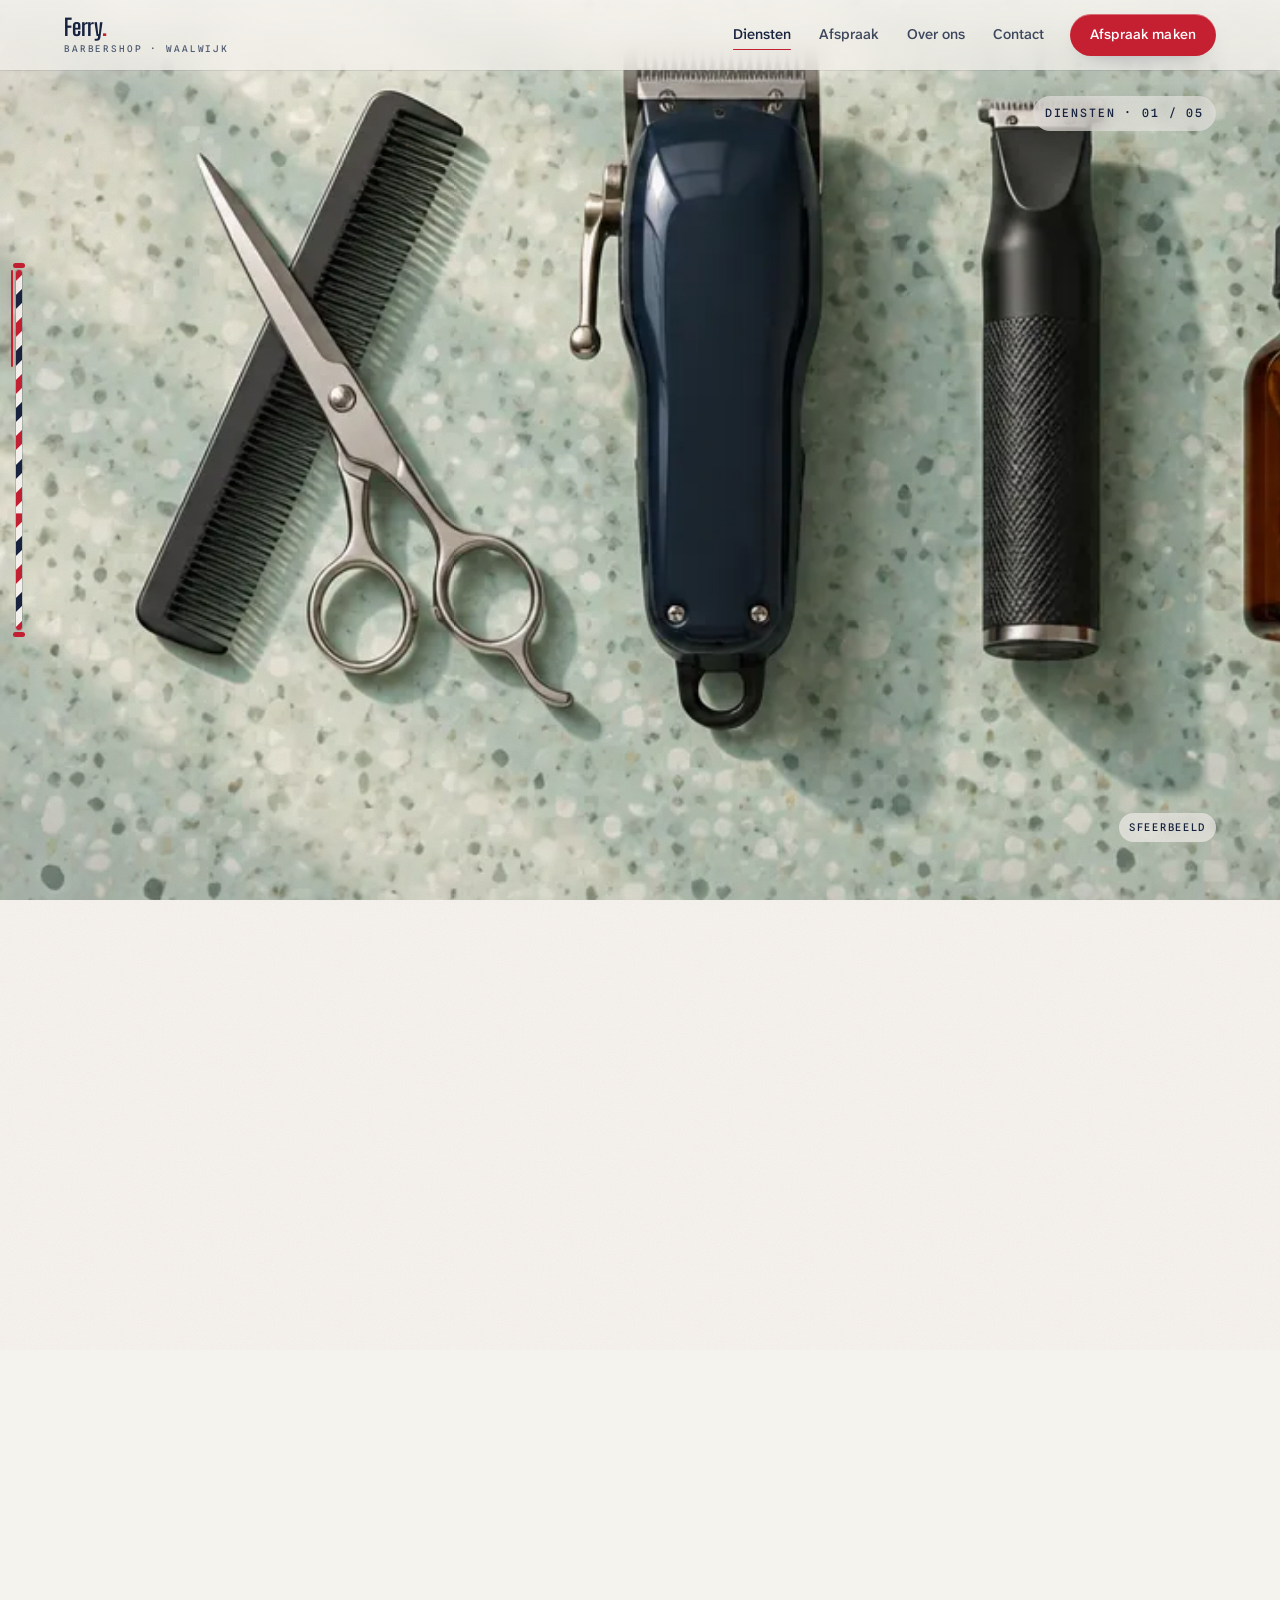
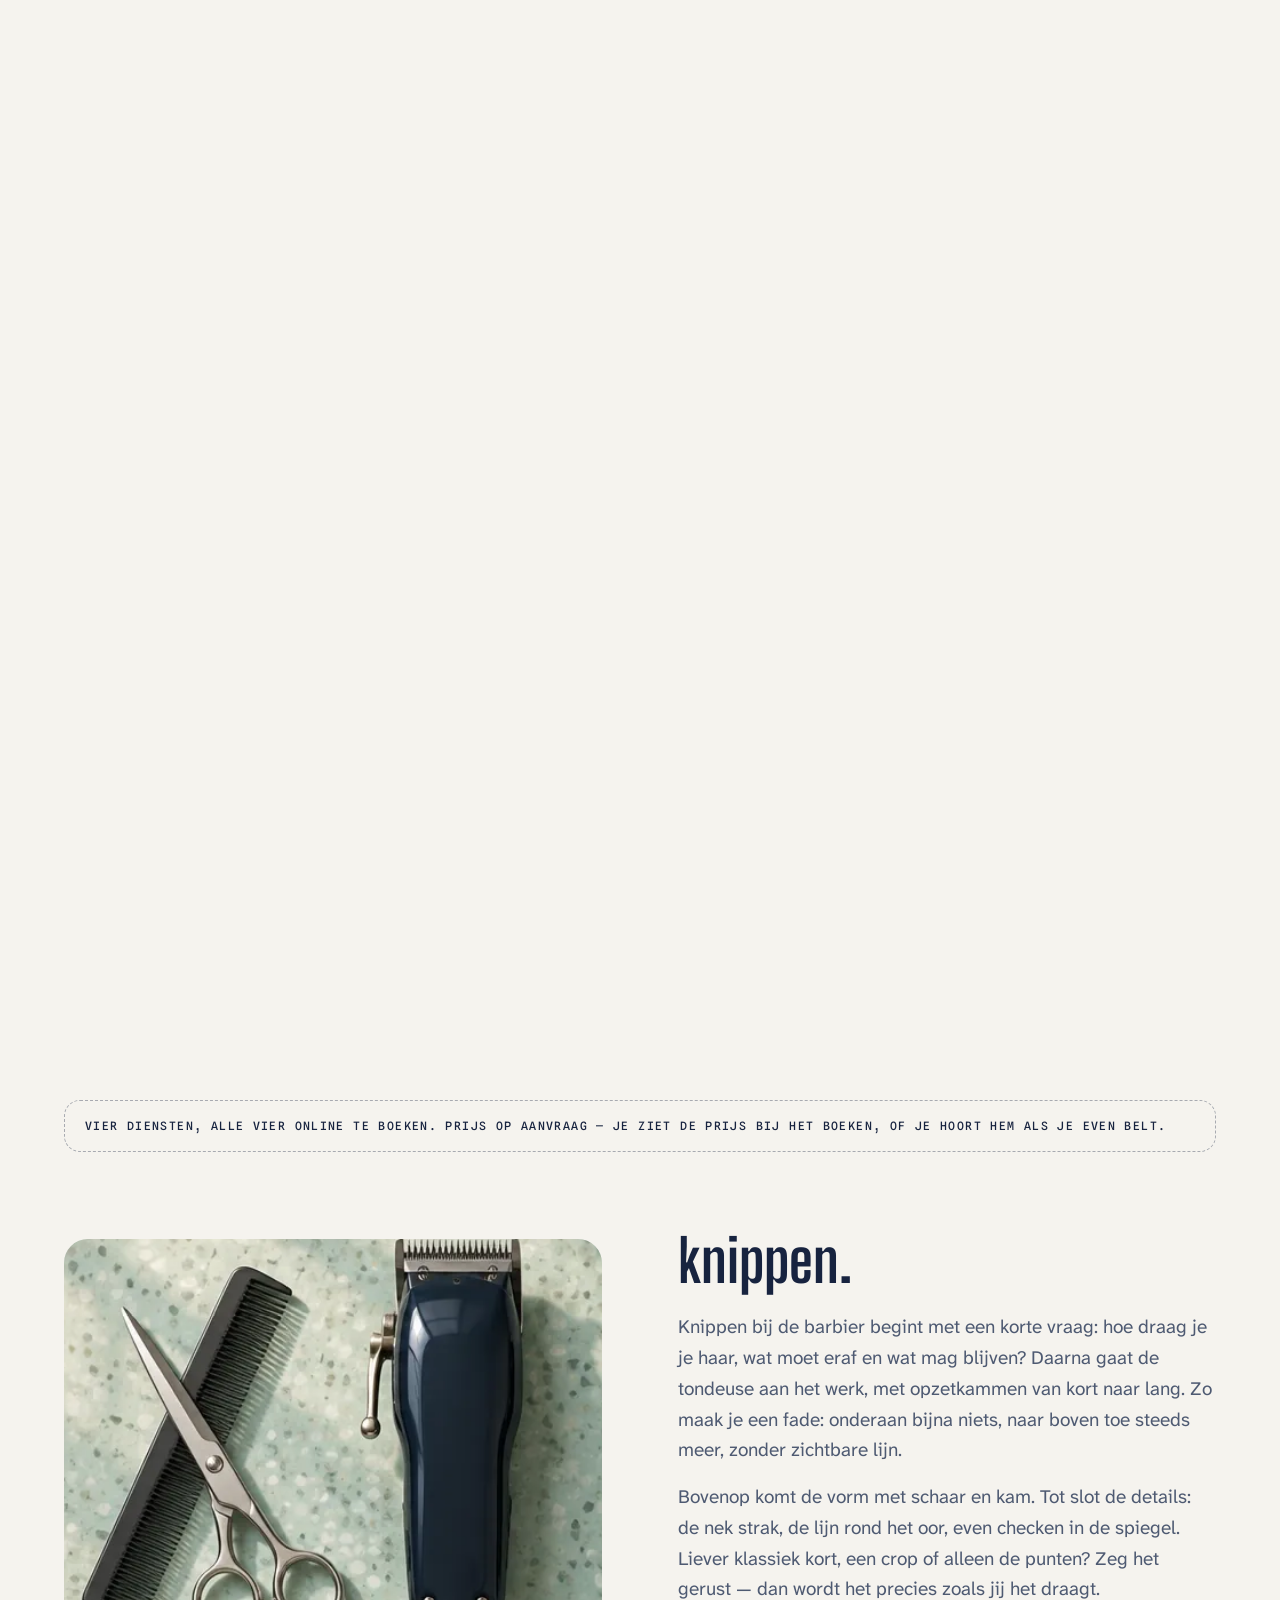
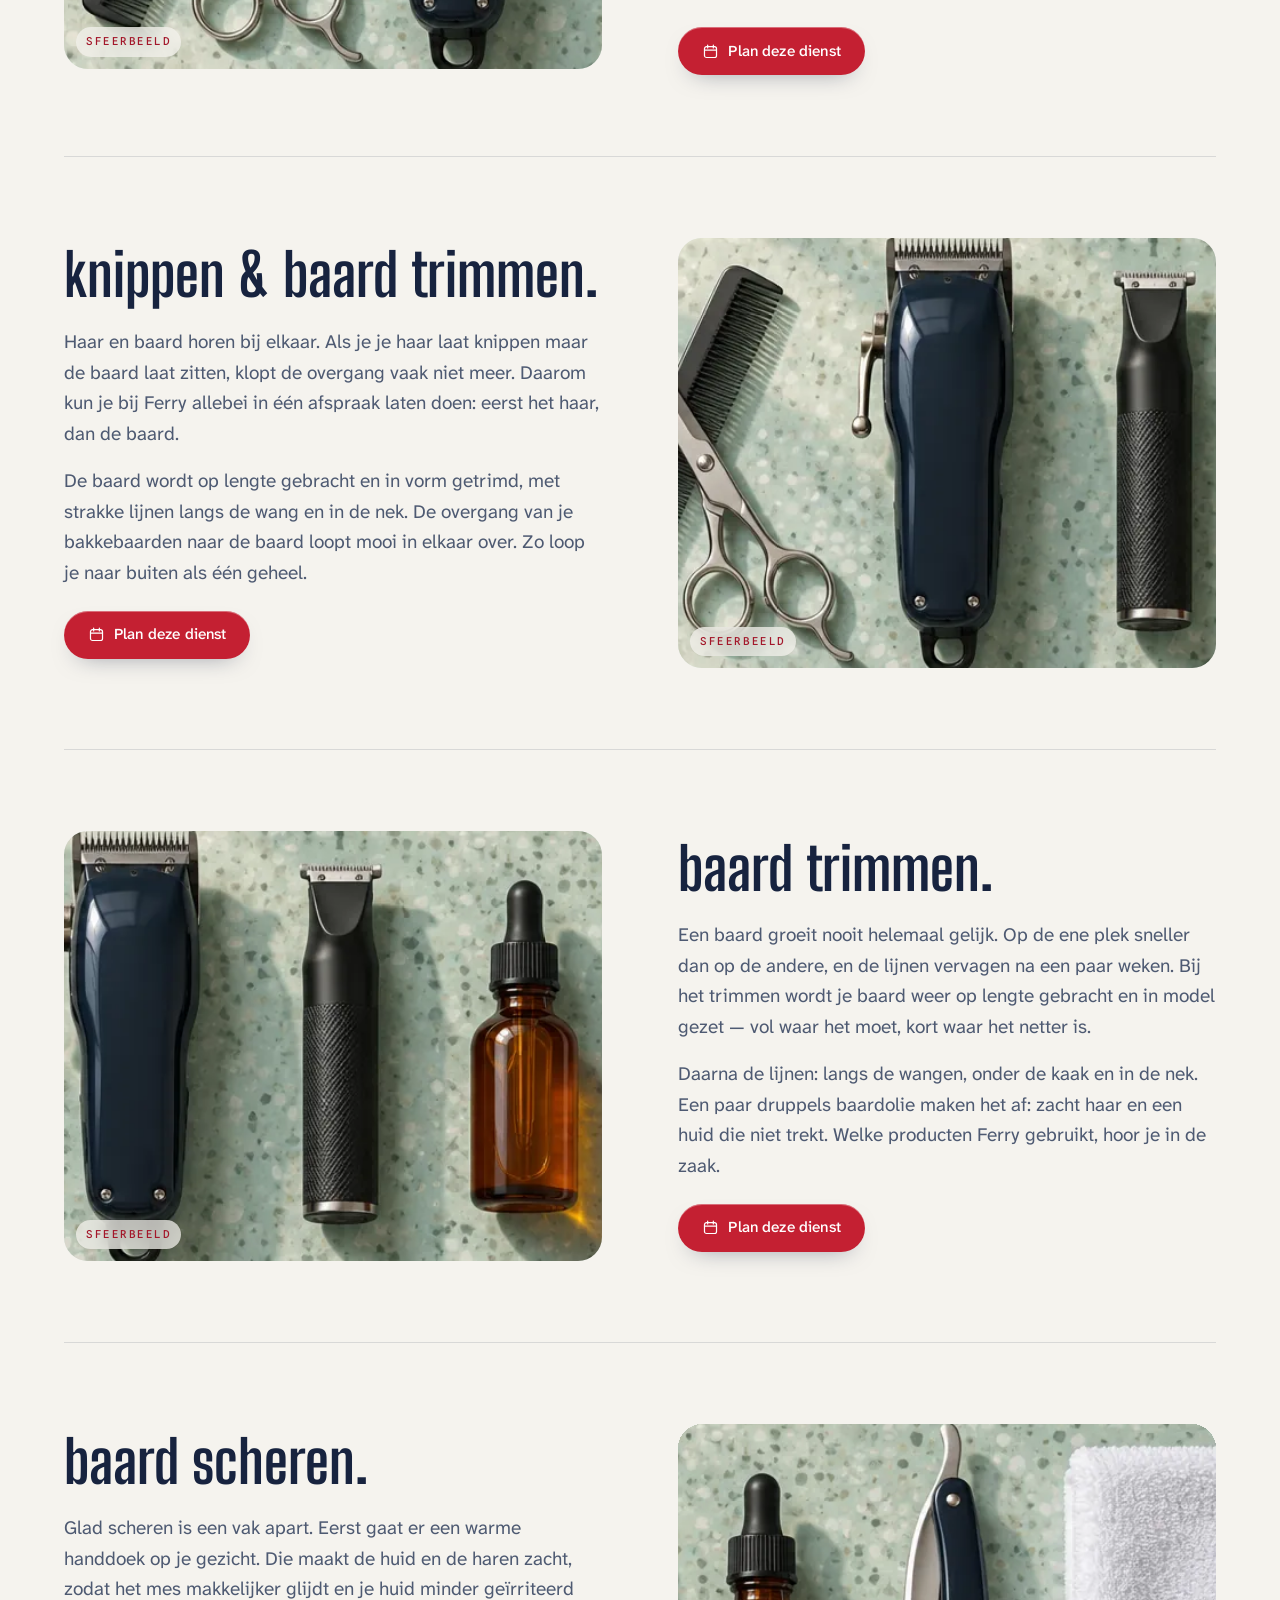
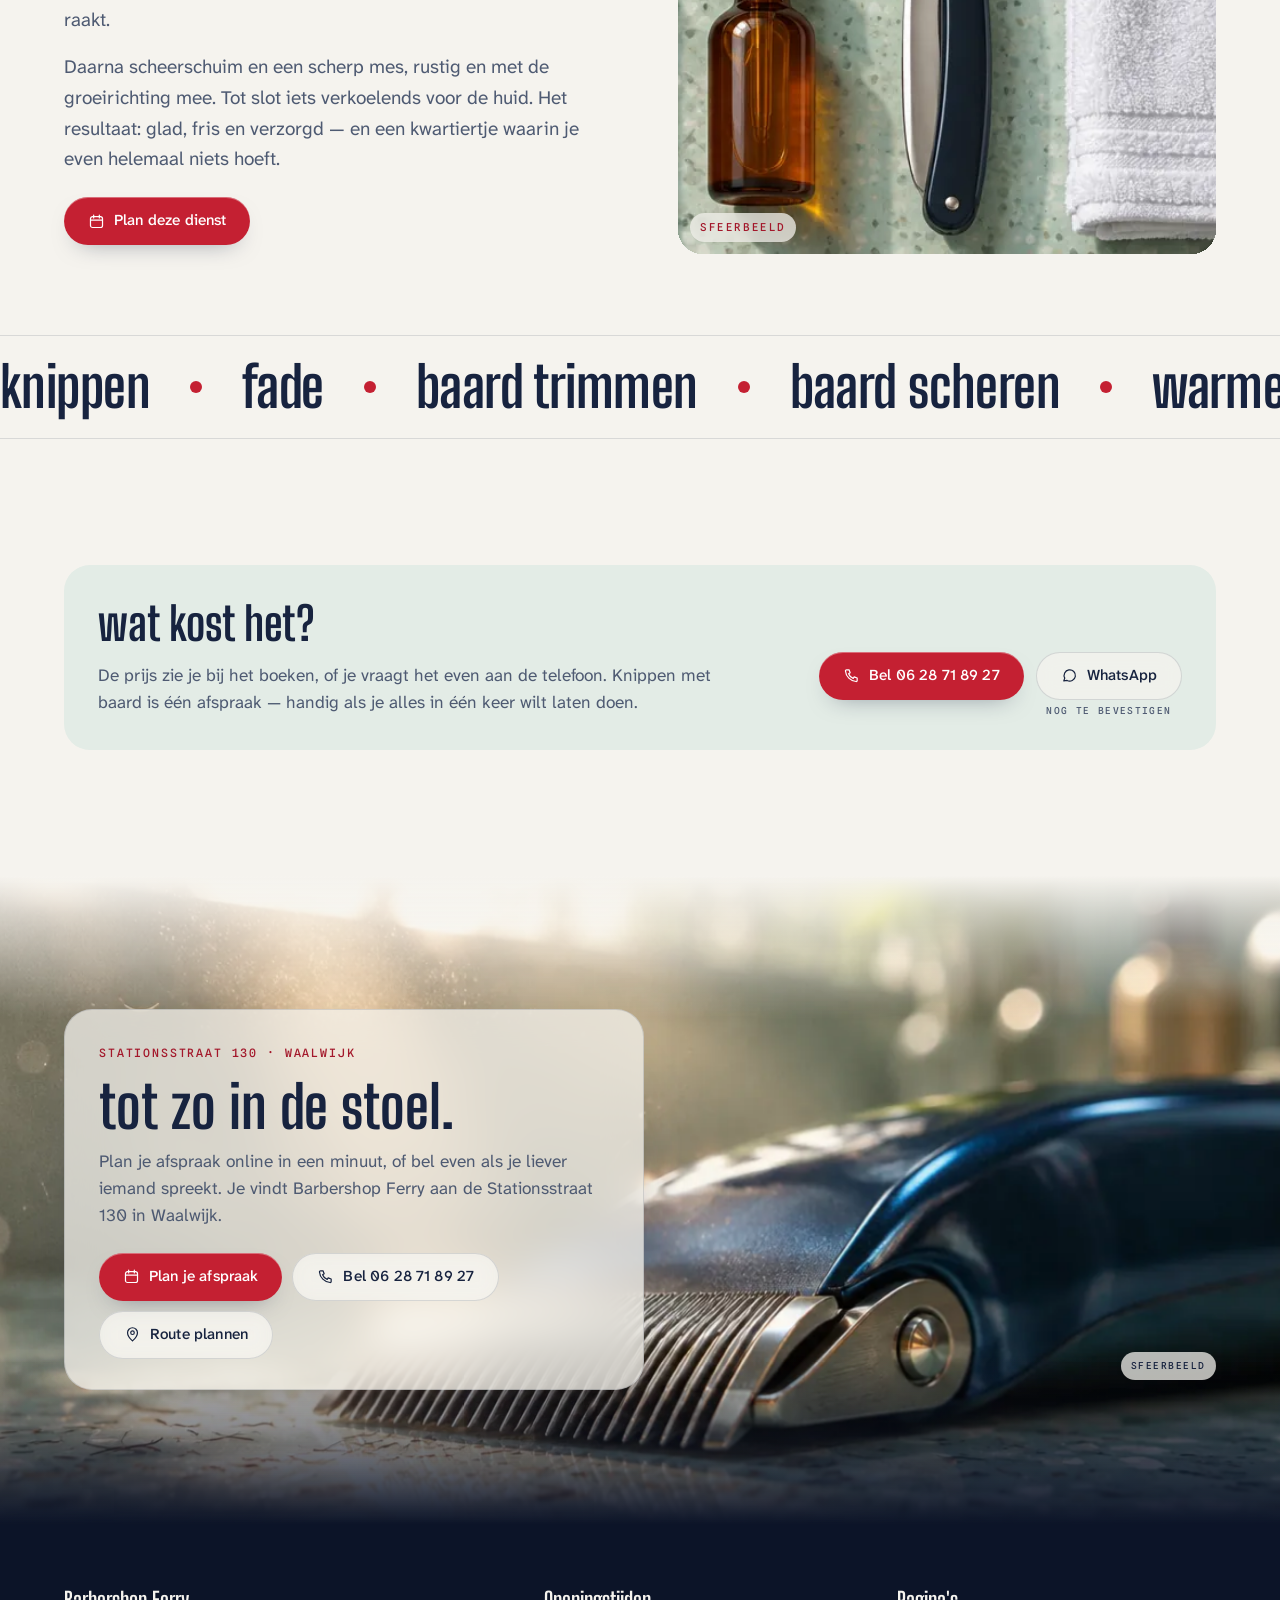
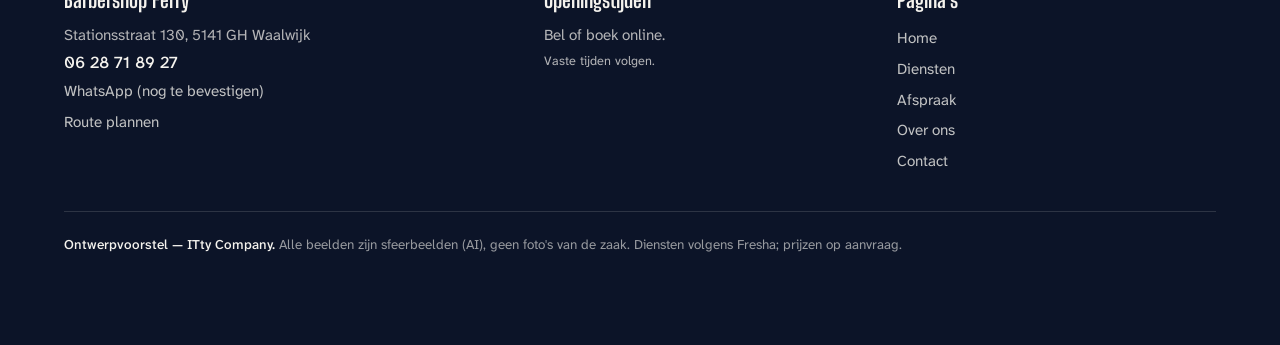
<file: diensten.html>
<!DOCTYPE html>
<html lang="nl">
<head>
<meta charset="utf-8">
<meta name="viewport" content="width=device-width, initial-scale=1, viewport-fit=cover">
<title>Diensten — Barbershop Ferry, Waalwijk</title>
<meta name="description" content="Knippen, knippen &amp; baard trimmen, baard trimmen en baard scheren bij Barbershop Ferry, Stationsstraat 130 Waalwijk. Prijs op aanvraag.">
<meta name="theme-color" content="#F5F3EE">
<meta property="og:title" content="Diensten — Barbershop Ferry, Waalwijk">
<meta property="og:description" content="Knippen, knippen &amp; baard trimmen, baard trimmen en baard scheren bij Barbershop Ferry, Stationsstraat 130 Waalwijk. Prijs op aanvraag.">
<meta property="og:image" content="assets/img/d1.webp">
<meta name="robots" content="noindex">
<link rel="icon" href="data:image/svg+xml,%3Csvg xmlns='http://www.w3.org/2000/svg' viewBox='0 0 32 32'%3E%3Crect width='32' height='32' rx='9' fill='%2317233F'/%3E%3Crect x='11' y='4' width='10' height='24' rx='5' fill='%23F5F3EE'/%3E%3Cpath d='M11 9l10-4M11 15l10-4M11 21l10-4M11 27l10-4' stroke='%23C42032' stroke-width='2.4'/%3E%3C/svg%3E">
<script>document.documentElement.classList.add('js');try{var d=JSON.parse(sessionStorage.getItem('paal')||'null');if(d){sessionStorage.removeItem('paal');var c=document.documentElement.classList;c.add('pl-closed','pl-noanim');if(d.b)c.add('pl-back');window.__pl=d.l;setTimeout(function(){c.remove('pl-closed')},2200)}}catch(e){}</script>
<link rel="preconnect" href="https://fonts.googleapis.com">
<link rel="preconnect" href="https://fonts.gstatic.com" crossorigin>
<link href="https://fonts.googleapis.com/css2?family=Big+Shoulders+Display:wght@600;700&amp;family=Atkinson+Hyperlegible+Next:wght@400;500&amp;family=Spline+Sans+Mono:wght@500&amp;display=swap" rel="stylesheet">
<link rel="stylesheet" href="assets/style.css">
</head>
<body>
<a class="skip" href="#inhoud">Naar inhoud</a>
<header class="hd">
  <a class="logo" href="index.html" aria-label="Barbershop Ferry — home"><span>Ferry<em>.</em></span><small>Barbershop · Waalwijk</small></a>
  <nav class="nav" id="menu" aria-label="Hoofdmenu"><a href="diensten.html" aria-current="page">Diensten</a><a href="afspraak.html">Afspraak</a><a href="over-ons.html">Over ons</a><a href="contact.html">Contact</a>
    <div class="mnav"><a class="btn" href="afspraak.html"><svg viewBox="0 0 24 24" fill="none" stroke="currentColor" stroke-width="1.7" stroke-linecap="round" aria-hidden="true"><rect x="3.5" y="5" width="17" height="15.5" rx="3"/><path d="M3.5 10h17M8 3v4M16 3v4"/></svg>Afspraak maken</a><a class="btn ghost" href="tel:+31628718927"><svg viewBox="0 0 24 24" fill="none" stroke="currentColor" stroke-width="1.7" stroke-linecap="round" stroke-linejoin="round" aria-hidden="true"><path d="M5 4h3.5l1.6 4.2-2.2 1.4a11 11 0 0 0 6.5 6.5l1.4-2.2L20 15.5V19a1.5 1.5 0 0 1-1.6 1.5C10.6 20 4 13.4 3.5 5.6A1.5 1.5 0 0 1 5 4z"/></svg>Bel 06 28 71 89 27</a><span class="wa-wrap"><a class="btn ghost" href="https://wa.me/31628718927" target="_blank" rel="noopener"><svg viewBox="0 0 24 24" fill="none" stroke="currentColor" stroke-width="1.7" stroke-linejoin="round" aria-hidden="true"><path d="M4 19.5l1.3-3.8A8 8 0 1 1 8.6 19z"/></svg>WhatsApp</a><span class="wa-note">nog te bevestigen</span></span><p>Stationsstraat 130, Waalwijk</p></div>
  </nav>
  <a class="btn pill" href="afspraak.html">Afspraak maken</a>
  <button class="burger" type="button" aria-label="Menu" aria-expanded="false" aria-controls="menu"><span></span><span></span><span></span></button>
</header>
<main id="inhoud">
<section class="pan" data-hud="Diensten" style="--m:6" aria-label="Diensten — de camera glijdt over het werkblad">
  <div class="stage">
    <img class="flat" src="assets/img/d1.webp" width="1344" height="752" alt="Barbiersgereedschap op een mintgroen terrazzo werkblad: kam en schaar, tondeuse, trimmer, baardolie, scheermes en een handdoek">
    <div class="vignette"></div>
    <canvas class="fx" aria-hidden="true"></canvas>
    <div class="phead">
      <div class="top"><span class="chip">Diensten</span><h1>wat er in de stoel gebeurt.</h1></div>
      <div class="bot glow-follow"><p class="lead">Knippen, knippen met baard, baard trimmen en baard scheren — de vier diensten van Barbershop Ferry. Hieronder lees je wat er gebeurt, en plan je meteen.</p><div class="row"><a class="btn" href="afspraak.html"><svg viewBox="0 0 24 24" fill="none" stroke="currentColor" stroke-width="1.7" stroke-linecap="round" aria-hidden="true"><rect x="3.5" y="5" width="17" height="15.5" rx="3"/><path d="M3.5 10h17M8 3v4M16 3v4"/></svg>Plan je afspraak</a><a class="btn ghost" href="tel:+31628718927"><svg viewBox="0 0 24 24" fill="none" stroke="currentColor" stroke-width="1.7" stroke-linecap="round" stroke-linejoin="round" aria-hidden="true"><path d="M5 4h3.5l1.6 4.2-2.2 1.4a11 11 0 0 0 6.5 6.5l1.4-2.2L20 15.5V19a1.5 1.5 0 0 1-1.6 1.5C10.6 20 4 13.4 3.5 5.6A1.5 1.5 0 0 1 5 4z"/></svg>Bel 06 28 71 89 27</a></div></div>
    </div>
    <div class="ftitle" aria-live="polite"><h2></h2><p></p></div>
    <div class="hud mono" aria-hidden="true"><span class="hl">Diensten · 01 / 05</span><span class="sf">Sfeerbeeld</span></div>
    <div class="pole" aria-hidden="true"><i></i></div>
    <span class="ftag mono">Sfeerbeeld</span>
    <div class="fade"></div>
  </div>
  <ol class="fstills"><li><picture><source media="(max-width:760px)" srcset="assets/img/d1-m.webp"><img src="assets/img/d1.webp" alt="" loading="lazy"></picture><div class="box"><span class="chip">Diensten</span><h1 style="margin-top:14px">wat er in de stoel gebeurt.</h1><p class="lead">Knippen, knippen met baard, baard trimmen en baard scheren — de vier diensten van Barbershop Ferry. Hieronder lees je wat er gebeurt, en plan je meteen.</p><div class="row"><a class="btn" href="afspraak.html"><svg viewBox="0 0 24 24" fill="none" stroke="currentColor" stroke-width="1.7" stroke-linecap="round" aria-hidden="true"><rect x="3.5" y="5" width="17" height="15.5" rx="3"/><path d="M3.5 10h17M8 3v4M16 3v4"/></svg>Plan je afspraak</a><a class="btn ghost" href="tel:+31628718927"><svg viewBox="0 0 24 24" fill="none" stroke="currentColor" stroke-width="1.7" stroke-linecap="round" stroke-linejoin="round" aria-hidden="true"><path d="M5 4h3.5l1.6 4.2-2.2 1.4a11 11 0 0 0 6.5 6.5l1.4-2.2L20 15.5V19a1.5 1.5 0 0 1-1.6 1.5C10.6 20 4 13.4 3.5 5.6A1.5 1.5 0 0 1 5 4z"/></svg>Bel 06 28 71 89 27</a></div></div><span class="cap mono">Sfeerbeeld</span></li></ol>
  <script type="application/json">[{"t": "kam &amp; schaar.", "s": "", "c": 0.15, "z": 1.6, "zm": 1.25, "fx": "dust", "pos": "tl", "at": 0}, {"t": "tondeuse.", "s": "", "c": 0.3, "z": 1.6, "zm": 1.25, "fx": "dust", "pos": "tl", "at": 0}, {"t": "trimmer.", "s": "", "c": 0.43, "z": 1.6, "zm": 1.25, "fx": "dust", "pos": "tl", "at": 0}, {"t": "baardolie.", "s": "", "c": 0.555, "z": 1.6, "zm": 1.25, "fx": "dust", "pos": "tl", "at": 0}, {"t": "scheermes.", "s": "", "c": 0.675, "z": 1.6, "zm": 1.25, "fx": "dust", "pos": "tl", "at": 0}]</script>
</section>
<section class="bg-foam" style="padding-bottom:0">
  <div class="wrap">
    <p class="honest rv">Vier diensten, alle vier online te boeken. Prijs op aanvraag — je ziet de prijs bij het boeken, of je hoort hem als je even belt.</p>
    <article class="svc" id="knippen">
      <figure class="fig breathe rv"><img src="assets/img/d1.webp" alt="" loading="lazy" style="--c:0.22"><figcaption class="cap mono">Sfeerbeeld</figcaption></figure>
      <div><h2 class="words">knippen.</h2><div class="prose rv"><p>Knippen bij de barbier begint met een korte vraag: hoe draag je je haar, wat moet eraf en wat mag blijven? Daarna gaat de tondeuse aan het werk, met opzetkammen van kort naar lang. Zo maak je een fade: onderaan bijna niets, naar boven toe steeds meer, zonder zichtbare lijn.</p><p>Bovenop komt de vorm met schaar en kam. Tot slot de details: de nek strak, de lijn rond het oor, even checken in de spiegel. Liever klassiek kort, een crop of alleen de punten? Zeg het gerust — dan wordt het precies zoals jij het draagt.</p></div><div class="row rv"><a class="btn" href="afspraak.html?dienst=knippen"><svg viewBox="0 0 24 24" fill="none" stroke="currentColor" stroke-width="1.7" stroke-linecap="round" aria-hidden="true"><rect x="3.5" y="5" width="17" height="15.5" rx="3"/><path d="M3.5 10h17M8 3v4M16 3v4"/></svg>Plan deze dienst</a></div></div>
    </article>
<article class="svc rev" id="knippen-baard">
      <figure class="fig breathe rv"><img src="assets/img/d1.webp" alt="" loading="lazy" style="--c:0.3"><figcaption class="cap mono">Sfeerbeeld</figcaption></figure>
      <div><h2 class="words">knippen &amp; baard trimmen.</h2><div class="prose rv"><p>Haar en baard horen bij elkaar. Als je je haar laat knippen maar de baard laat zitten, klopt de overgang vaak niet meer. Daarom kun je bij Ferry allebei in één afspraak laten doen: eerst het haar, dan de baard.</p><p>De baard wordt op lengte gebracht en in vorm getrimd, met strakke lijnen langs de wang en in de nek. De overgang van je bakkebaarden naar de baard loopt mooi in elkaar over. Zo loop je naar buiten als één geheel.</p></div><div class="row rv"><a class="btn" href="afspraak.html?dienst=knippen-baard"><svg viewBox="0 0 24 24" fill="none" stroke="currentColor" stroke-width="1.7" stroke-linecap="round" aria-hidden="true"><rect x="3.5" y="5" width="17" height="15.5" rx="3"/><path d="M3.5 10h17M8 3v4M16 3v4"/></svg>Plan deze dienst</a></div></div>
    </article>
<article class="svc" id="baard">
      <figure class="fig breathe rv"><img src="assets/img/d1.webp" alt="" loading="lazy" style="--c:0.43"><figcaption class="cap mono">Sfeerbeeld</figcaption></figure>
      <div><h2 class="words">baard trimmen.</h2><div class="prose rv"><p>Een baard groeit nooit helemaal gelijk. Op de ene plek sneller dan op de andere, en de lijnen vervagen na een paar weken. Bij het trimmen wordt je baard weer op lengte gebracht en in model gezet — vol waar het moet, kort waar het netter is.</p><p>Daarna de lijnen: langs de wangen, onder de kaak en in de nek. Een paar druppels baardolie maken het af: zacht haar en een huid die niet trekt. Welke producten Ferry gebruikt, hoor je in de zaak.</p></div><div class="row rv"><a class="btn" href="afspraak.html?dienst=baard"><svg viewBox="0 0 24 24" fill="none" stroke="currentColor" stroke-width="1.7" stroke-linecap="round" aria-hidden="true"><rect x="3.5" y="5" width="17" height="15.5" rx="3"/><path d="M3.5 10h17M8 3v4M16 3v4"/></svg>Plan deze dienst</a></div></div>
    </article>
<article class="svc rev" id="scheren">
      <figure class="fig breathe rv"><img src="assets/img/d1.webp" alt="" loading="lazy" style="--c:0.675"><figcaption class="cap mono">Sfeerbeeld</figcaption></figure>
      <div><h2 class="words">baard scheren.</h2><div class="prose rv"><p>Glad scheren is een vak apart. Eerst gaat er een warme handdoek op je gezicht. Die maakt de huid en de haren zacht, zodat het mes makkelijker glijdt en je huid minder geïrriteerd raakt.</p><p>Daarna scheerschuim en een scherp mes, rustig en met de groeirichting mee. Tot slot iets verkoelends voor de huid. Het resultaat: glad, fris en verzorgd — en een kwartiertje waarin je even helemaal niets hoeft.</p></div><div class="row rv"><a class="btn" href="afspraak.html?dienst=scheren"><svg viewBox="0 0 24 24" fill="none" stroke="currentColor" stroke-width="1.7" stroke-linecap="round" aria-hidden="true"><rect x="3.5" y="5" width="17" height="15.5" rx="3"/><path d="M3.5 10h17M8 3v4M16 3v4"/></svg>Plan deze dienst</a></div></div>
    </article>

  </div>
</section>
<div class="marq" aria-label="Diensten"><div><span>knippen</span><i></i><span>fade</span><i></i><span>baard trimmen</span><i></i><span>baard scheren</span><i></i><span>warme handdoek</span><i></i><em>stationsstraat 130</em><i></i><span>knippen</span><i></i><span>fade</span><i></i><span>baard trimmen</span><i></i><span>baard scheren</span><i></i><span>warme handdoek</span><i></i><em>stationsstraat 130</em><i></i><span>knippen</span><i></i><span>fade</span><i></i><span>baard trimmen</span><i></i><span>baard scheren</span><i></i><span>warme handdoek</span><i></i><em>stationsstraat 130</em><i></i><span>knippen</span><i></i><span>fade</span><i></i><span>baard trimmen</span><i></i><span>baard scheren</span><i></i><span>warme handdoek</span><i></i><em>stationsstraat 130</em><i></i></div></div>
<section class="bg-foam">
  <div class="wrap prijs rv">
    <div><h3 style="font-size:clamp(2.2rem,3.6vw,3.2rem)">wat kost het?</h3><p class="lead" style="margin-top:12px">De prijs zie je bij het boeken, of je vraagt het even aan de telefoon. Knippen met baard is één afspraak — handig als je alles in één keer wilt laten doen.</p></div>
    <div class="row" style="margin-top:0"><a class="btn" href="tel:+31628718927"><svg viewBox="0 0 24 24" fill="none" stroke="currentColor" stroke-width="1.7" stroke-linecap="round" stroke-linejoin="round" aria-hidden="true"><path d="M5 4h3.5l1.6 4.2-2.2 1.4a11 11 0 0 0 6.5 6.5l1.4-2.2L20 15.5V19a1.5 1.5 0 0 1-1.6 1.5C10.6 20 4 13.4 3.5 5.6A1.5 1.5 0 0 1 5 4z"/></svg>Bel 06 28 71 89 27</a><span class="wa-wrap"><a class="btn ghost" href="https://wa.me/31628718927" target="_blank" rel="noopener"><svg viewBox="0 0 24 24" fill="none" stroke="currentColor" stroke-width="1.7" stroke-linejoin="round" aria-hidden="true"><path d="M4 19.5l1.3-3.8A8 8 0 1 1 8.6 19z"/></svg>WhatsApp</a><span class="wa-note">nog te bevestigen</span></span></div>
  </div>
</section>
<section class="finale left" style="--from:var(--foam)" aria-label="Tot zo">
  <div class="bg"><div class="kbw" data-kb><picture><source media="(max-width:760px)" srcset="assets/img/k4-m.webp"><img src="assets/img/k4.webp" alt="" loading="lazy"></picture></div></div>
  <canvas class="dust" data-k="warm" aria-hidden="true"></canvas>
  <span class="cap mono">Sfeerbeeld</span>
  <div class="wrap"><div class="box glow-follow">
    <span class="eyebrow">Stationsstraat 130 · Waalwijk</span>
    <h2 class="words">tot zo in de stoel.</h2>
    <p class="lead rv">Plan je afspraak online in een minuut, of bel even als je liever iemand spreekt. Je vindt Barbershop Ferry aan de Stationsstraat 130 in Waalwijk.</p>
    <div class="row rv" style="--d:1"><a class="btn" href="afspraak.html"><svg viewBox="0 0 24 24" fill="none" stroke="currentColor" stroke-width="1.7" stroke-linecap="round" aria-hidden="true"><rect x="3.5" y="5" width="17" height="15.5" rx="3"/><path d="M3.5 10h17M8 3v4M16 3v4"/></svg>Plan je afspraak</a><a class="btn ghost" href="tel:+31628718927"><svg viewBox="0 0 24 24" fill="none" stroke="currentColor" stroke-width="1.7" stroke-linecap="round" stroke-linejoin="round" aria-hidden="true"><path d="M5 4h3.5l1.6 4.2-2.2 1.4a11 11 0 0 0 6.5 6.5l1.4-2.2L20 15.5V19a1.5 1.5 0 0 1-1.6 1.5C10.6 20 4 13.4 3.5 5.6A1.5 1.5 0 0 1 5 4z"/></svg>Bel 06 28 71 89 27</a><a class="btn ghost" href="https://www.google.com/maps/search/?api=1&amp;query=Stationsstraat+130+5141+GH+Waalwijk" target="_blank" rel="noopener"><svg viewBox="0 0 24 24" fill="none" stroke="currentColor" stroke-width="1.7" aria-hidden="true"><path d="M12 21s-7-6.2-7-11.5A7 7 0 0 1 19 9.5C19 14.8 12 21 12 21z"/><circle cx="12" cy="9.5" r="2.5"/></svg>Route plannen</a></div>
  </div></div>
</section>
</main>
<footer>
  <div class="wrap">
    <div><b>Barbershop Ferry</b>Stationsstraat 130, 5141 GH Waalwijk<a class="tel" href="tel:+31628718927">06 28 71 89 27</a><a href="https://wa.me/31628718927" target="_blank" rel="noopener">WhatsApp (nog te bevestigen)</a><a href="https://www.google.com/maps/search/?api=1&amp;query=Stationsstraat+130+5141+GH+Waalwijk" target="_blank" rel="noopener">Route plannen</a></div>
    <div><b>Openingstijden</b>Bel of boek online.<br><small>Vaste tijden volgen.</small></div>
    <div><b>Pagina's</b><a href="index.html">Home</a><a href="diensten.html">Diensten</a><a href="afspraak.html">Afspraak</a><a href="over-ons.html">Over ons</a><a href="contact.html">Contact</a></div>
    <p class="demo"><strong>Ontwerpvoorstel — ITty Company.</strong> Alle beelden zijn sfeerbeelden (AI), geen foto's van de zaak. Diensten volgens Fresha; prijzen op aanvraag.</p>
  </div>
</footer>
<div class="ctabar"><a class="btn" href="afspraak.html"><svg viewBox="0 0 24 24" fill="none" stroke="currentColor" stroke-width="1.7" stroke-linecap="round" aria-hidden="true"><rect x="3.5" y="5" width="17" height="15.5" rx="3"/><path d="M3.5 10h17M8 3v4M16 3v4"/></svg>Afspraak</a><a class="btn ghost" href="tel:+31628718927"><svg viewBox="0 0 24 24" fill="none" stroke="currentColor" stroke-width="1.7" stroke-linecap="round" stroke-linejoin="round" aria-hidden="true"><path d="M5 4h3.5l1.6 4.2-2.2 1.4a11 11 0 0 0 6.5 6.5l1.4-2.2L20 15.5V19a1.5 1.5 0 0 1-1.6 1.5C10.6 20 4 13.4 3.5 5.6A1.5 1.5 0 0 1 5 4z"/></svg>Bel</a></div>
<div class="grain" aria-hidden="true"></div>
<div id="paal" aria-hidden="true"><div class="strips"><i style="--k:0"></i><i style="--k:1"></i><i style="--k:2"></i><i style="--k:3"></i><i style="--k:4"></i><i style="--k:5"></i><i style="--k:6"></i><i style="--k:7"></i><i style="--k:8"></i><i style="--k:9"></i><i style="--k:10"></i><i style="--k:11"></i></div><div class="lbl"></div></div>
<script src="assets/vendor/lenis.min.js"></script>
<script src="assets/site.js"></script>
</body>
</html>
</file>
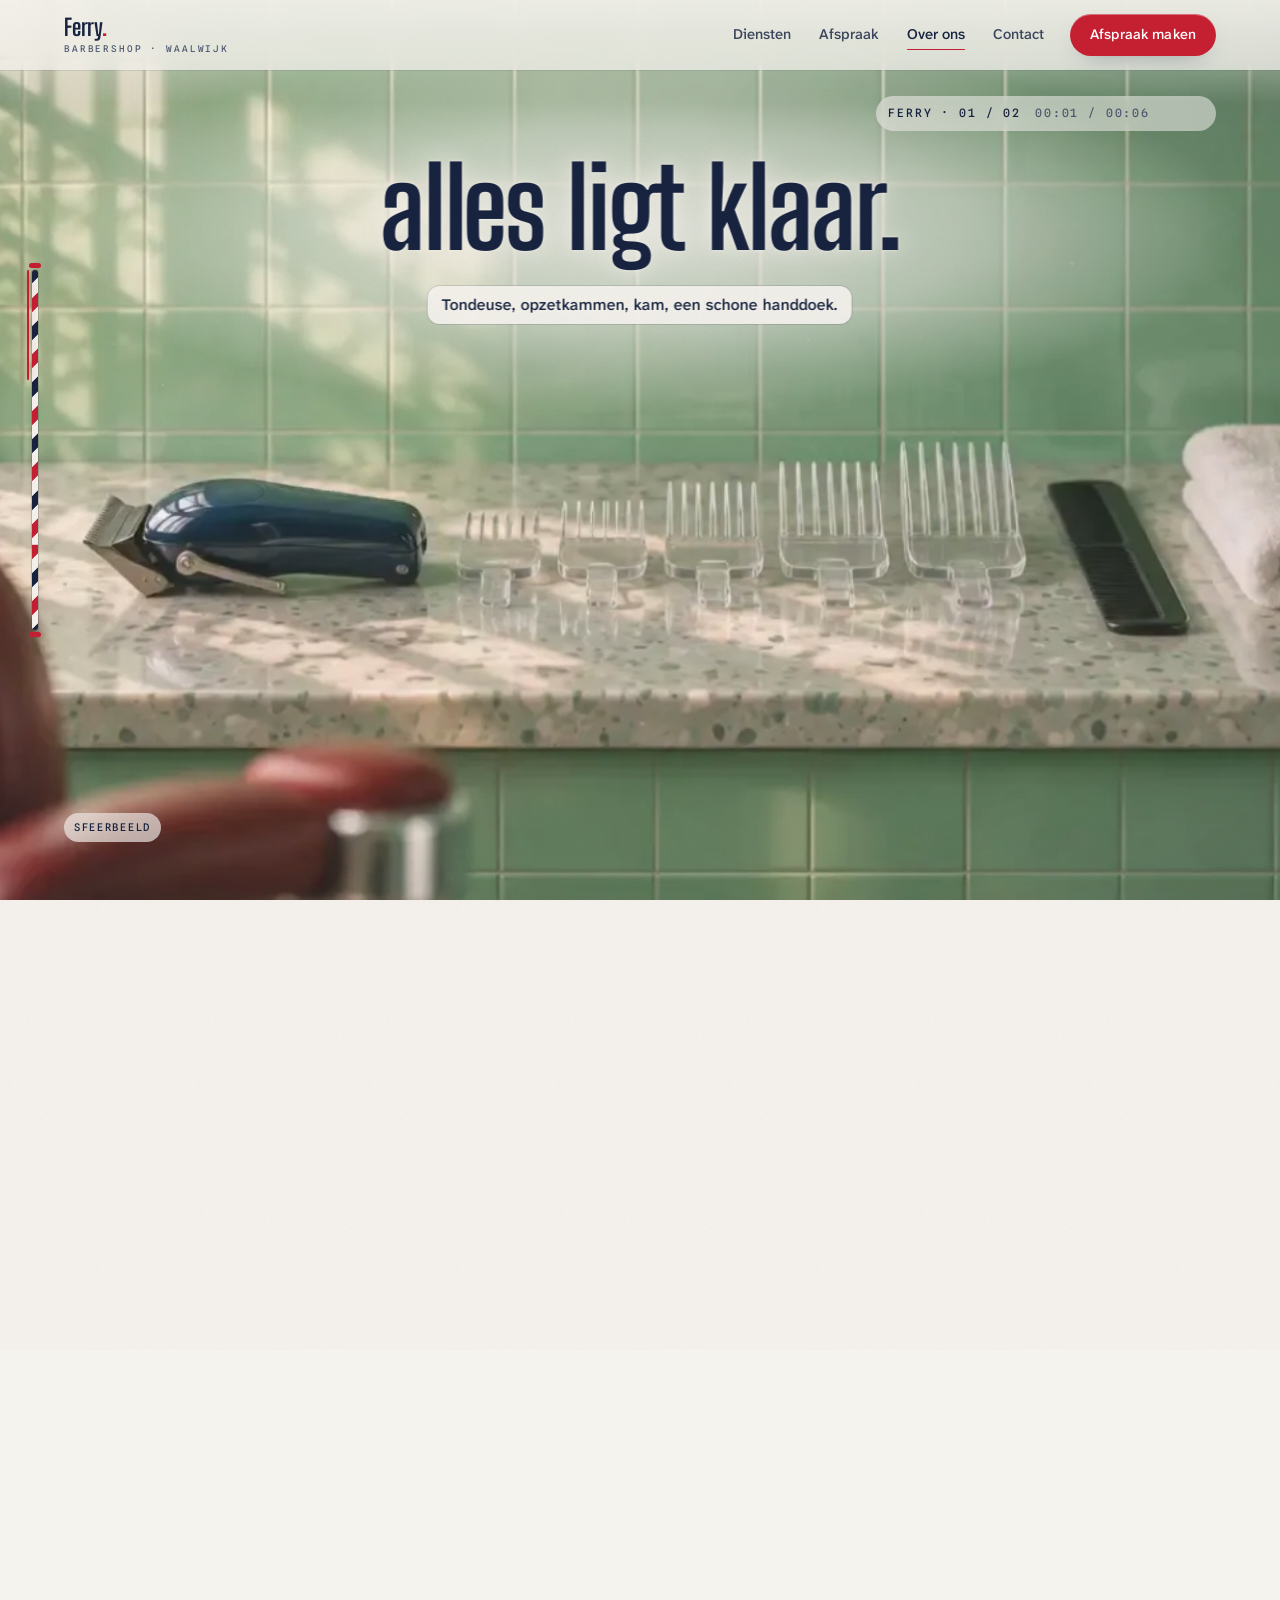
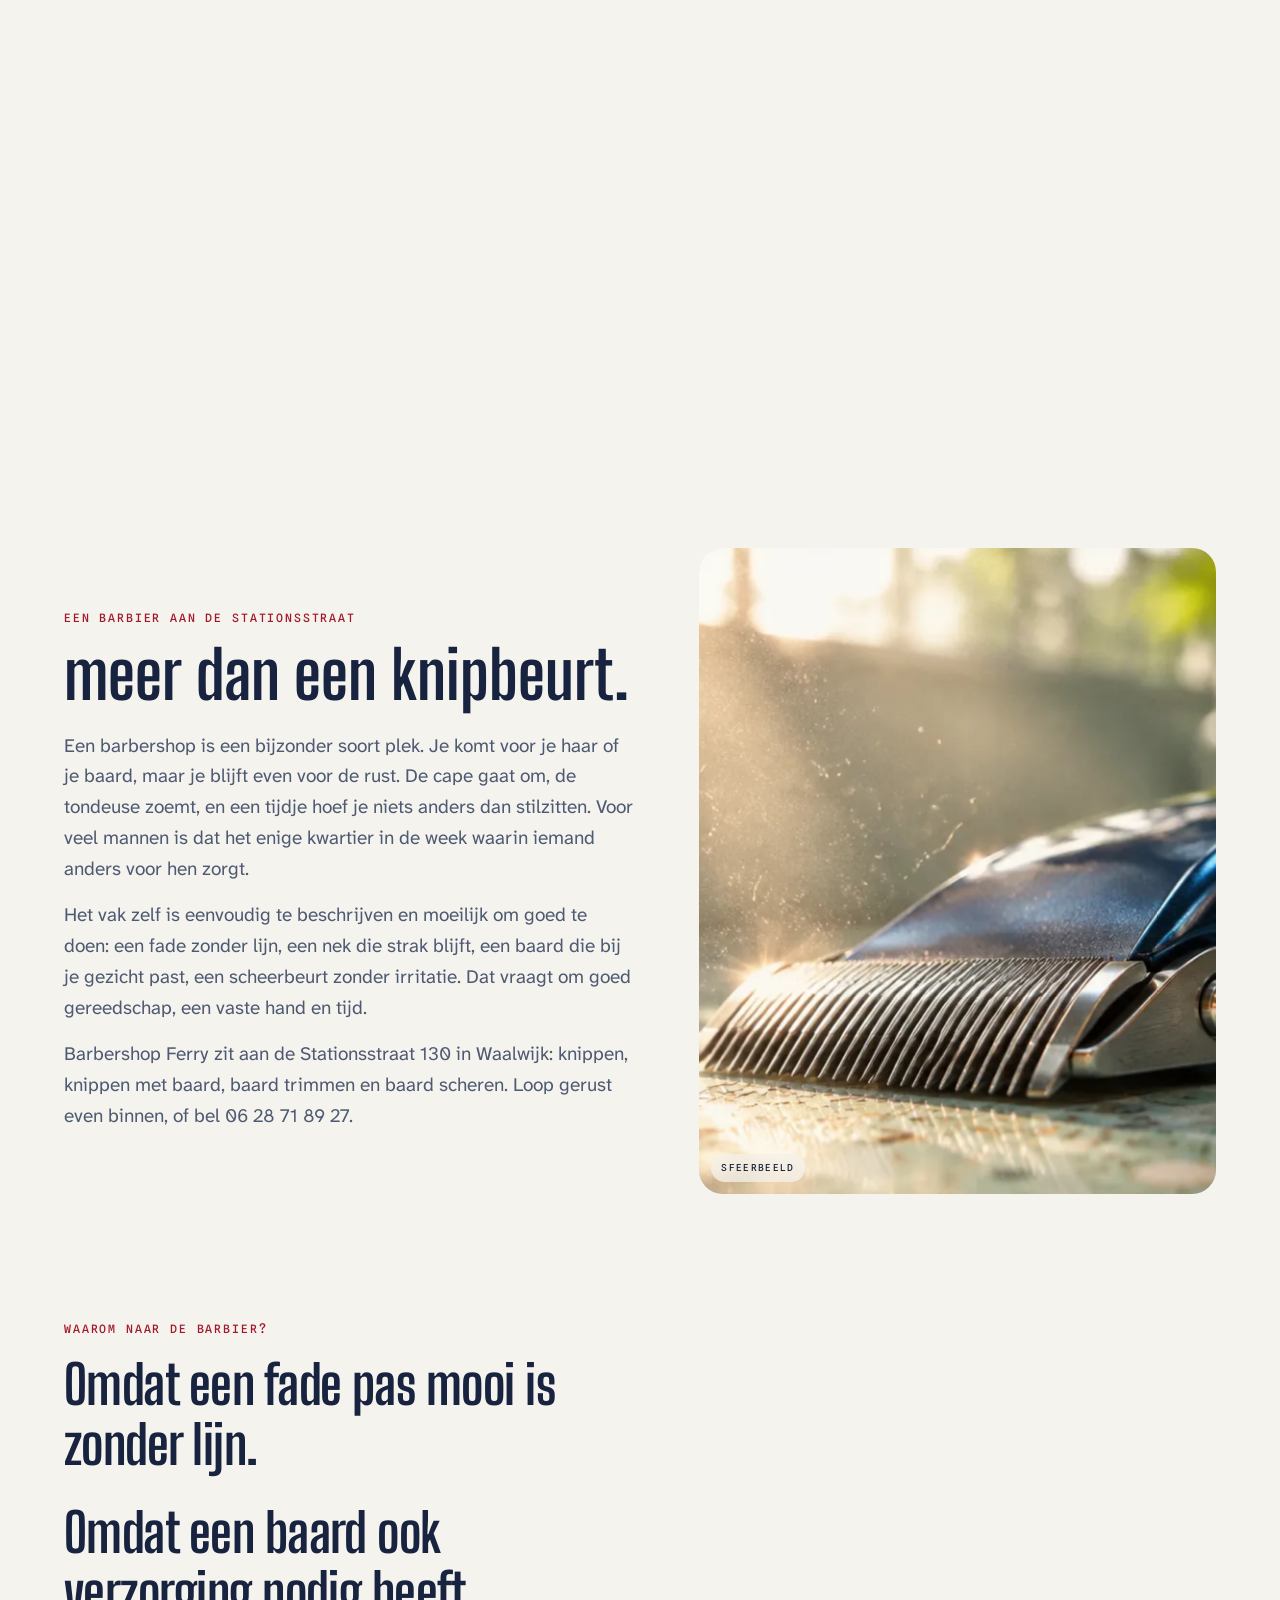
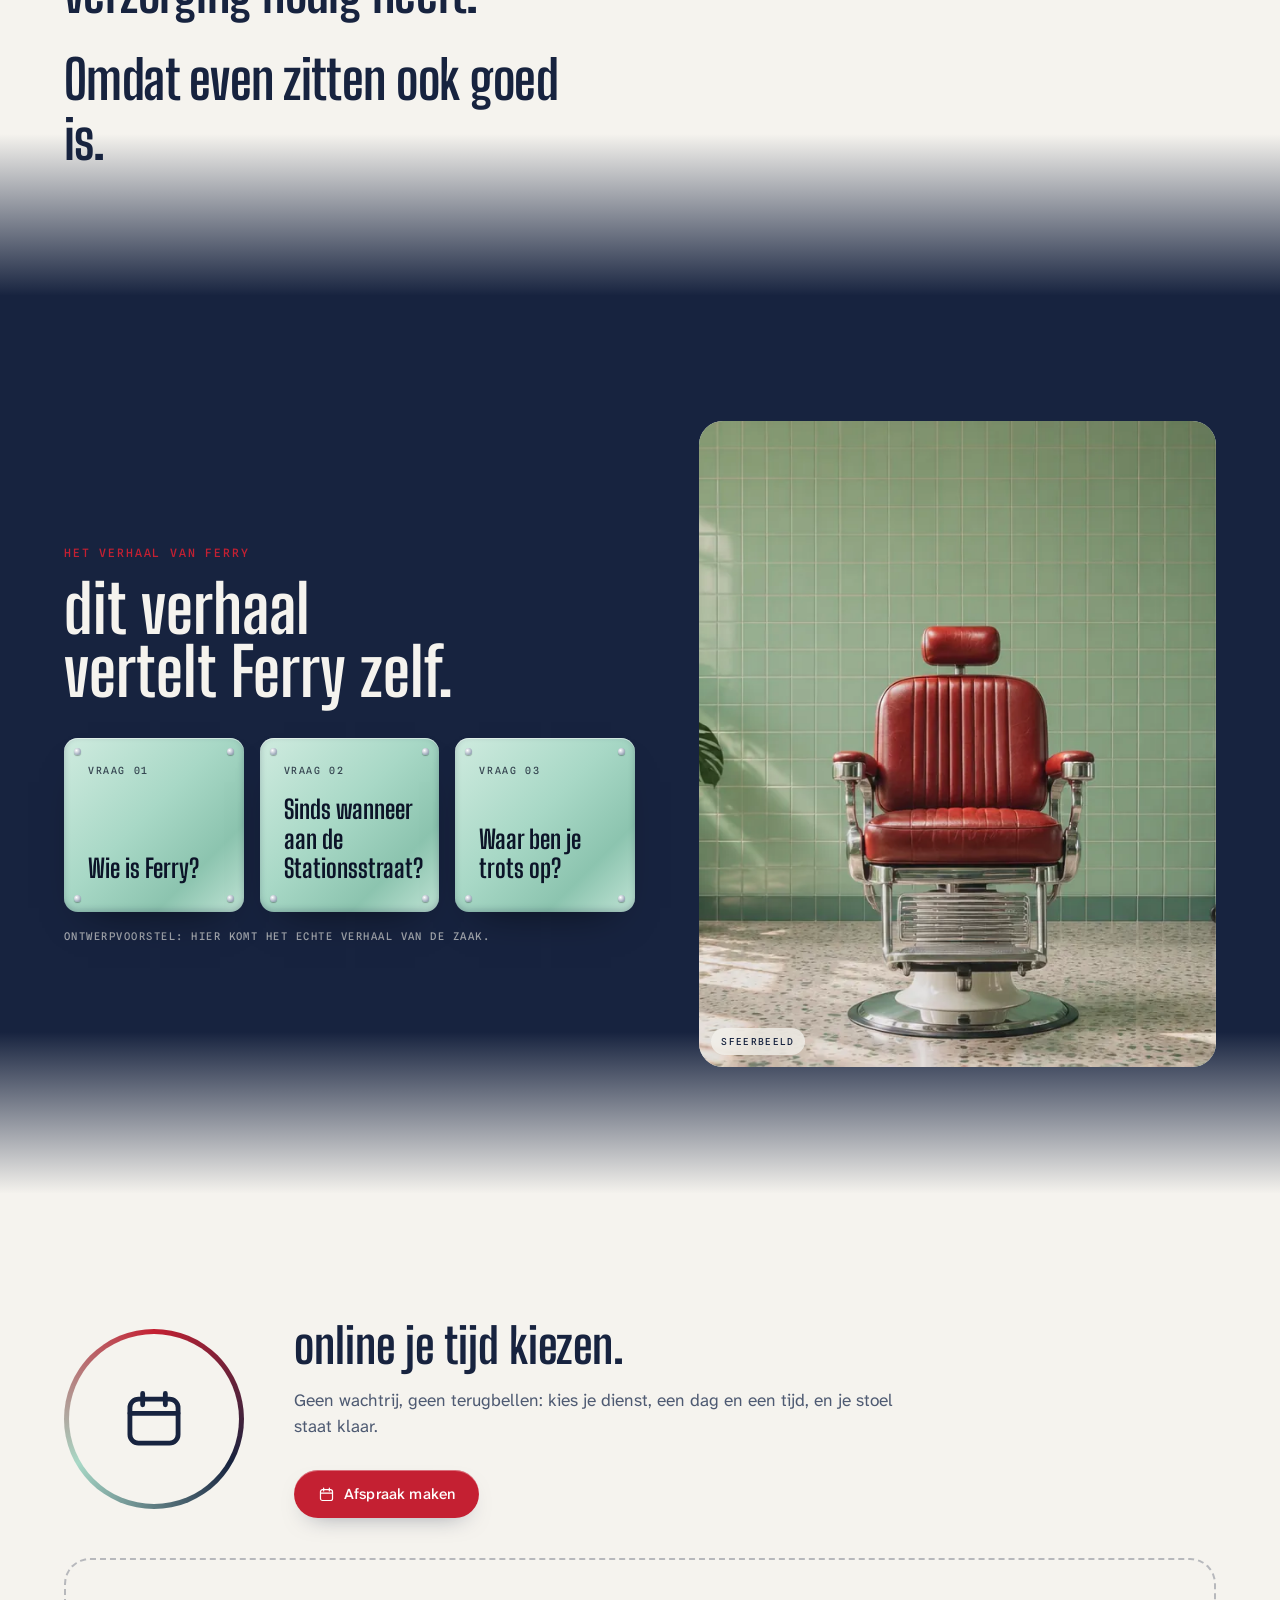
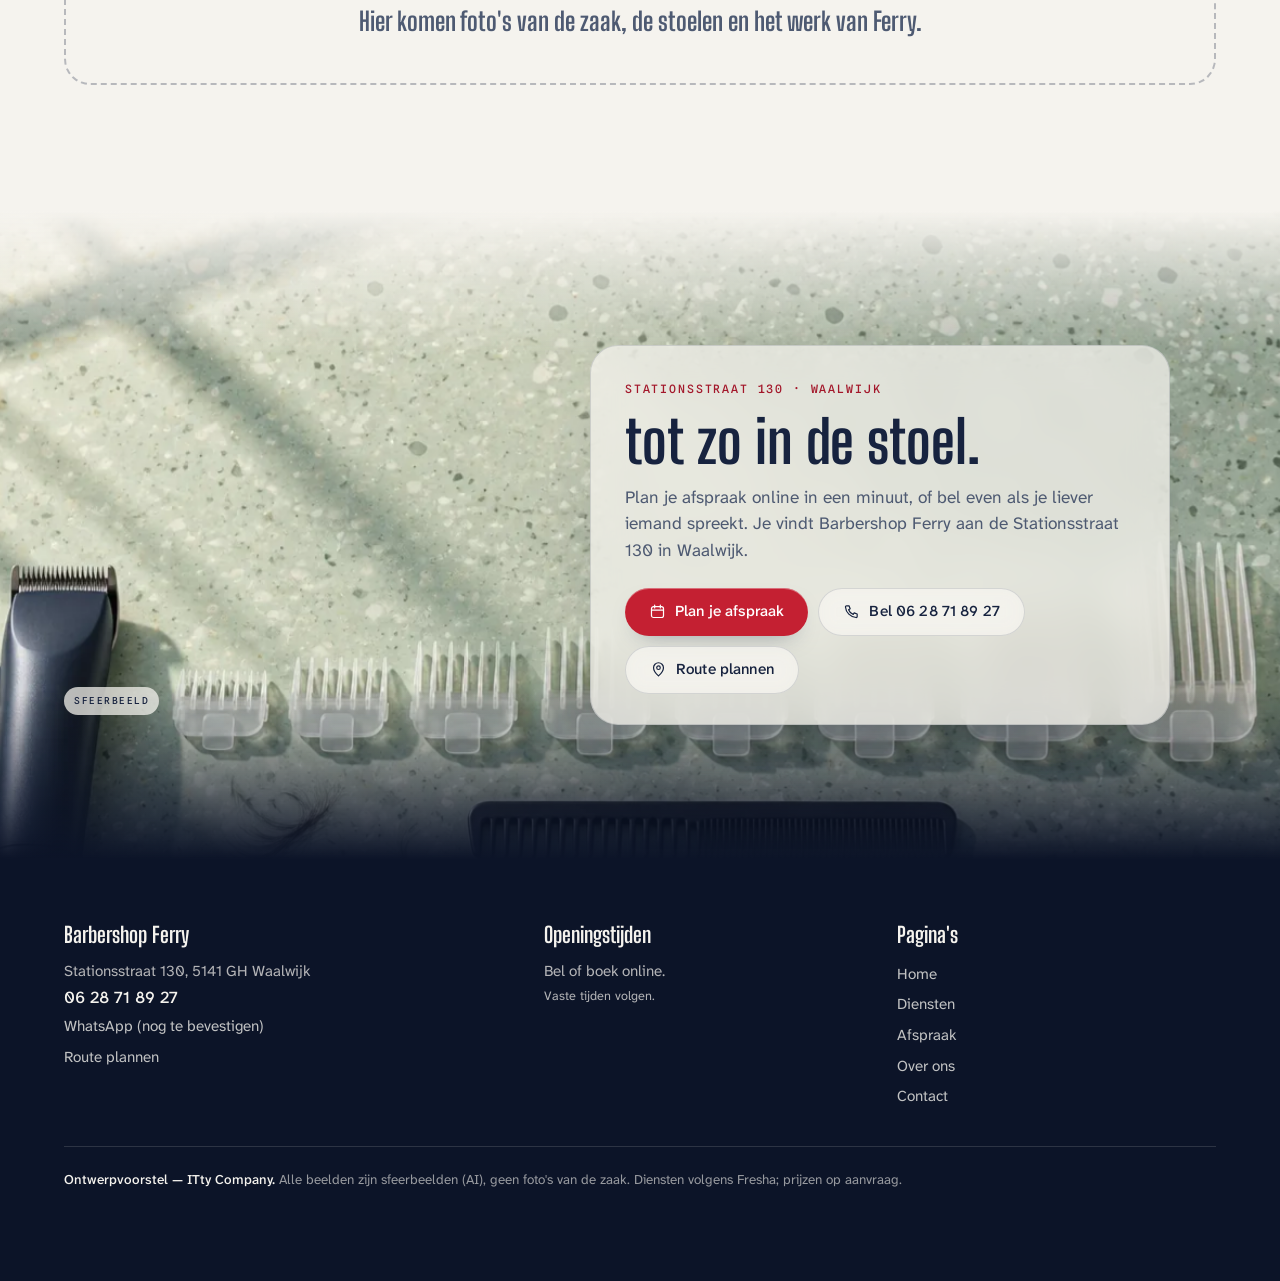
<file: over-ons.html>
<!DOCTYPE html>
<html lang="nl">
<head>
<meta charset="utf-8">
<meta name="viewport" content="width=device-width, initial-scale=1, viewport-fit=cover">
<title>Over ons — Barbershop Ferry, Waalwijk</title>
<meta name="description" content="Barbershop Ferry aan de Stationsstraat 130 in Waalwijk: een barbier om de hoek voor knippen, baard trimmen en scheren.">
<meta name="theme-color" content="#F5F3EE">
<meta property="og:title" content="Over ons — Barbershop Ferry, Waalwijk">
<meta property="og:description" content="Barbershop Ferry aan de Stationsstraat 130 in Waalwijk: een barbier om de hoek voor knippen, baard trimmen en scheren.">
<meta property="og:image" content="assets/img/b1.webp">
<meta name="robots" content="noindex">
<link rel="icon" href="data:image/svg+xml,%3Csvg xmlns='http://www.w3.org/2000/svg' viewBox='0 0 32 32'%3E%3Crect width='32' height='32' rx='9' fill='%2317233F'/%3E%3Crect x='11' y='4' width='10' height='24' rx='5' fill='%23F5F3EE'/%3E%3Cpath d='M11 9l10-4M11 15l10-4M11 21l10-4M11 27l10-4' stroke='%23C42032' stroke-width='2.4'/%3E%3C/svg%3E">
<script>document.documentElement.classList.add('js');try{var d=JSON.parse(sessionStorage.getItem('paal')||'null');if(d){sessionStorage.removeItem('paal');var c=document.documentElement.classList;c.add('pl-closed','pl-noanim');if(d.b)c.add('pl-back');window.__pl=d.l;setTimeout(function(){c.remove('pl-closed')},2200)}}catch(e){}</script>
<link rel="preconnect" href="https://fonts.googleapis.com">
<link rel="preconnect" href="https://fonts.gstatic.com" crossorigin>
<link href="https://fonts.googleapis.com/css2?family=Big+Shoulders+Display:wght@600;700&amp;family=Atkinson+Hyperlegible+Next:wght@400;500&amp;family=Spline+Sans+Mono:wght@500&amp;display=swap" rel="stylesheet">
<link rel="stylesheet" href="assets/style.css">
</head>
<body>
<a class="skip" href="#inhoud">Naar inhoud</a>
<header class="hd">
  <a class="logo" href="index.html" aria-label="Barbershop Ferry — home"><span>Ferry<em>.</em></span><small>Barbershop · Waalwijk</small></a>
  <nav class="nav" id="menu" aria-label="Hoofdmenu"><a href="diensten.html">Diensten</a><a href="afspraak.html">Afspraak</a><a href="over-ons.html" aria-current="page">Over ons</a><a href="contact.html">Contact</a>
    <div class="mnav"><a class="btn" href="afspraak.html"><svg viewBox="0 0 24 24" fill="none" stroke="currentColor" stroke-width="1.7" stroke-linecap="round" aria-hidden="true"><rect x="3.5" y="5" width="17" height="15.5" rx="3"/><path d="M3.5 10h17M8 3v4M16 3v4"/></svg>Afspraak maken</a><a class="btn ghost" href="tel:+31628718927"><svg viewBox="0 0 24 24" fill="none" stroke="currentColor" stroke-width="1.7" stroke-linecap="round" stroke-linejoin="round" aria-hidden="true"><path d="M5 4h3.5l1.6 4.2-2.2 1.4a11 11 0 0 0 6.5 6.5l1.4-2.2L20 15.5V19a1.5 1.5 0 0 1-1.6 1.5C10.6 20 4 13.4 3.5 5.6A1.5 1.5 0 0 1 5 4z"/></svg>Bel 06 28 71 89 27</a><span class="wa-wrap"><a class="btn ghost" href="https://wa.me/31628718927" target="_blank" rel="noopener"><svg viewBox="0 0 24 24" fill="none" stroke="currentColor" stroke-width="1.7" stroke-linejoin="round" aria-hidden="true"><path d="M4 19.5l1.3-3.8A8 8 0 1 1 8.6 19z"/></svg>WhatsApp</a><span class="wa-note">nog te bevestigen</span></span><p>Stationsstraat 130, Waalwijk</p></div>
  </nav>
  <a class="btn pill" href="afspraak.html">Afspraak maken</a>
  <button class="burger" type="button" aria-label="Menu" aria-expanded="false" aria-controls="menu"><span></span><span></span><span></span></button>
</header>
<main id="inhoud">
<section class="film" data-src="assets/film-over.mp4" data-src-m="assets/film-over-m.mp4" data-poster-m="assets/img/film-over-m-0.webp" data-hud="Ferry" data-dur="5.6" style="--m:3" aria-label="Het werkblad met gereedschap, en een bankje bij het raam">
  <div class="stage">
    <video poster="assets/img/film-over-0.webp" muted playsinline preload="none" aria-hidden="true"></video>
    <div class="vignette"></div>
    <canvas class="fx" aria-hidden="true"></canvas>
    <div class="fhero">
      <div class="top sky"><span class="chip">Barbier in Waalwijk</span><h1>een barbier om de hoek.</h1></div>
      <div class="low left glow-follow"><p class="lead">Barbershop Ferry is een barbier aan de Stationsstraat in Waalwijk. Een plek om even te zitten, goed geholpen te worden en strak weer naar buiten te lopen.</p><div class="row"><a class="btn" href="afspraak.html"><svg viewBox="0 0 24 24" fill="none" stroke="currentColor" stroke-width="1.7" stroke-linecap="round" aria-hidden="true"><rect x="3.5" y="5" width="17" height="15.5" rx="3"/><path d="M3.5 10h17M8 3v4M16 3v4"/></svg>Plan je afspraak</a><a class="btn ghost" href="diensten.html">Bekijk diensten</a></div></div>
    </div>
    <div class="ftitle tc" aria-live="polite"><h2></h2><p></p></div>
    <div class="hud mono" aria-hidden="true"><span class="hl">Ferry · 01 / 02</span><span class="sf">Sfeerbeeld</span><span class="tc">00:00 / 00:05</span><span class="load"><s></s></span></div>
    <div class="pole" aria-hidden="true"><i></i></div>
    <span class="ftag mono">Sfeerbeeld</span>
    <div class="fhint c">scroll — kom binnen</div>
    <div class="fade"></div>
  </div>
  <ol class="fstills"><li><picture><source media="(max-width:760px)" srcset="assets/img/b1-m.webp"><img src="assets/img/b1.webp" alt="" loading="lazy"></picture><div class="box"><span class="chip">Barbier in Waalwijk</span><h1 style="margin-top:14px">een barbier om de hoek.</h1><p class="lead">Barbershop Ferry is een barbier aan de Stationsstraat in Waalwijk. Een plek om even te zitten, goed geholpen te worden en strak weer naar buiten te lopen.</p><div class="row"><a class="btn" href="afspraak.html"><svg viewBox="0 0 24 24" fill="none" stroke="currentColor" stroke-width="1.7" stroke-linecap="round" aria-hidden="true"><rect x="3.5" y="5" width="17" height="15.5" rx="3"/><path d="M3.5 10h17M8 3v4M16 3v4"/></svg>Plan je afspraak</a><a class="btn ghost" href="diensten.html">Bekijk diensten</a></div><h2 style="margin-top:22px">alles ligt klaar.</h2><p class="note">Tondeuse, opzetkammen, kam, een schone handdoek.</p></div><span class="cap mono">Sfeerbeeld</span></li><li><picture><source media="(max-width:760px)" srcset="assets/img/a1-m.webp"><img src="assets/img/a1.webp" alt="" loading="lazy"></picture><div class="box"><h2>kom binnen, ga zitten.</h2><p class="note">Een bankje, een cape, even wachten.</p></div><span class="cap mono">Sfeerbeeld</span></li></ol>
  <script type="application/json">[{"t": "alles ligt klaar.", "s": "Tondeuse, opzetkammen, kam, een schone handdoek.", "fx": "dust", "at": 1.3, "pos": "tc", "cx": 0.4}, {"t": "kom binnen, ga zitten.", "s": "Een bankje, een cape, even wachten.", "fx": "dust", "warm": 1, "at": 5.1, "pos": "tl", "cx": 0.74}]</script>
</section>

<section class="bg-foam">
  <div class="wrap split">
    <div>
      <span class="eyebrow">Een barbier aan de Stationsstraat</span>
      <h2 class="words">meer dan een knipbeurt.</h2>
      <div class="prose rv">
        <p>Een barbershop is een bijzonder soort plek. Je komt voor je haar of je baard, maar je blijft even voor de rust. De cape gaat om, de tondeuse zoemt, en een tijdje hoef je niets anders dan stilzitten. Voor veel mannen is dat het enige kwartier in de week waarin iemand anders voor hen zorgt.</p>
        <p>Het vak zelf is eenvoudig te beschrijven en moeilijk om goed te doen: een fade zonder lijn, een nek die strak blijft, een baard die bij je gezicht past, een scheerbeurt zonder irritatie. Dat vraagt om goed gereedschap, een vaste hand en tijd.</p>
        <p>Barbershop Ferry zit aan de Stationsstraat 130 in Waalwijk: knippen, knippen met baard, baard trimmen en baard scheren. Loop gerust even binnen, of bel 06 28 71 89 27.</p>
      </div>
    </div>
    <figure class="fig rv" style="aspect-ratio:4/5;--d:1"><img data-par="60" src="assets/img/k4.webp" alt="Het mes van een tondeuse in het ochtendlicht, met zwevend haarstof" loading="lazy" style="object-position:48% 50%"><figcaption class="cap mono">Sfeerbeeld</figcaption></figure>
  </div>
</section>

<section class="bg-foam seam-bot" style="--to:var(--bordeaux);padding-top:0">
  <div class="wrap">
    <span class="eyebrow">Waarom naar de barbier?</span>
    <div class="fill"><p>Omdat een fade pas mooi is zonder lijn.</p><p>Omdat een baard ook verzorging nodig heeft.</p><p>Omdat even zitten ook goed is.</p></div>
  </div>
</section>

<section class="dark-band seam-bot" style="--to:var(--foam)">
  <canvas class="dust" data-k="gold" aria-hidden="true"></canvas>
  <div class="wrap split">
    <div>
      <span class="eyebrow">Het verhaal van Ferry</span>
      <h2 class="words">dit verhaal vertelt Ferry zelf.</h2>
      <div class="plaques"><div class="plaque rv" style="--d:0"><i></i><i></i><i></i><i></i><span>Vraag 01</span><b>Wie is Ferry?</b></div><div class="plaque rv" style="--d:1"><i></i><i></i><i></i><i></i><span>Vraag 02</span><b>Sinds wanneer aan de Stationsstraat?</b></div><div class="plaque rv" style="--d:2"><i></i><i></i><i></i><i></i><span>Vraag 03</span><b>Waar ben je trots op?</b></div></div>
      <p class="note rv">Ontwerpvoorstel: hier komt het echte verhaal van de zaak.</p>
    </div>
    <figure class="fig breathe rv" style="aspect-ratio:4/5;--d:1"><picture><source media="(max-width:760px)" srcset="assets/img/k7-m.webp"><img src="assets/img/k7.webp" alt="Een lege kersenrode barbiersstoel tegen een wand van mintgroene tegels" loading="lazy" style="object-position:50% 50%"></picture><figcaption class="cap mono">Sfeerbeeld</figcaption></figure>
  </div>
</section>

<section class="bg-foam">
  <div class="wrap">
    <div class="igblock">
      <div class="igring rv" aria-hidden="true"><span><svg viewBox="0 0 24 24" fill="none" stroke="currentColor" stroke-width="1.7" stroke-linecap="round" aria-hidden="true"><rect x="3.5" y="5" width="17" height="15.5" rx="3"/><path d="M3.5 10h17M8 3v4M16 3v4"/></svg></span></div>
      <div>
        <h3 class="words" style="font-size:clamp(2.2rem,3.8vw,3.4rem)">online je tijd kiezen.</h3>
        <p class="lead rv" style="margin-top:14px">Geen wachtrij, geen terugbellen: kies je dienst, een dag en een tijd, en je stoel staat klaar.</p>
        <div class="row rv"><a class="btn" href="afspraak.html"><svg viewBox="0 0 24 24" fill="none" stroke="currentColor" stroke-width="1.7" stroke-linecap="round" aria-hidden="true"><rect x="3.5" y="5" width="17" height="15.5" rx="3"/><path d="M3.5 10h17M8 3v4M16 3v4"/></svg>Afspraak maken</a></div>
      </div>
    </div>
    <p class="placeholder rv">Hier komen foto's van de zaak, de stoelen en het werk van Ferry.</p>
  </div>
</section>
<section class="finale " style="--from:var(--foam)" aria-label="Tot zo">
  <div class="bg"><div class="kbw" data-kb><picture><source media="(max-width:760px)" srcset="assets/img/k3-m.webp"><img src="assets/img/k3.webp" alt="" loading="lazy"></picture></div></div>
  <canvas class="dust" data-k="warm" aria-hidden="true"></canvas>
  <span class="cap mono">Sfeerbeeld</span>
  <div class="wrap"><div class="box glow-follow">
    <span class="eyebrow">Stationsstraat 130 · Waalwijk</span>
    <h2 class="words">tot zo in de stoel.</h2>
    <p class="lead rv">Plan je afspraak online in een minuut, of bel even als je liever iemand spreekt. Je vindt Barbershop Ferry aan de Stationsstraat 130 in Waalwijk.</p>
    <div class="row rv" style="--d:1"><a class="btn" href="afspraak.html"><svg viewBox="0 0 24 24" fill="none" stroke="currentColor" stroke-width="1.7" stroke-linecap="round" aria-hidden="true"><rect x="3.5" y="5" width="17" height="15.5" rx="3"/><path d="M3.5 10h17M8 3v4M16 3v4"/></svg>Plan je afspraak</a><a class="btn ghost" href="tel:+31628718927"><svg viewBox="0 0 24 24" fill="none" stroke="currentColor" stroke-width="1.7" stroke-linecap="round" stroke-linejoin="round" aria-hidden="true"><path d="M5 4h3.5l1.6 4.2-2.2 1.4a11 11 0 0 0 6.5 6.5l1.4-2.2L20 15.5V19a1.5 1.5 0 0 1-1.6 1.5C10.6 20 4 13.4 3.5 5.6A1.5 1.5 0 0 1 5 4z"/></svg>Bel 06 28 71 89 27</a><a class="btn ghost" href="https://www.google.com/maps/search/?api=1&amp;query=Stationsstraat+130+5141+GH+Waalwijk" target="_blank" rel="noopener"><svg viewBox="0 0 24 24" fill="none" stroke="currentColor" stroke-width="1.7" aria-hidden="true"><path d="M12 21s-7-6.2-7-11.5A7 7 0 0 1 19 9.5C19 14.8 12 21 12 21z"/><circle cx="12" cy="9.5" r="2.5"/></svg>Route plannen</a></div>
  </div></div>
</section>
</main>
<footer>
  <div class="wrap">
    <div><b>Barbershop Ferry</b>Stationsstraat 130, 5141 GH Waalwijk<a class="tel" href="tel:+31628718927">06 28 71 89 27</a><a href="https://wa.me/31628718927" target="_blank" rel="noopener">WhatsApp (nog te bevestigen)</a><a href="https://www.google.com/maps/search/?api=1&amp;query=Stationsstraat+130+5141+GH+Waalwijk" target="_blank" rel="noopener">Route plannen</a></div>
    <div><b>Openingstijden</b>Bel of boek online.<br><small>Vaste tijden volgen.</small></div>
    <div><b>Pagina's</b><a href="index.html">Home</a><a href="diensten.html">Diensten</a><a href="afspraak.html">Afspraak</a><a href="over-ons.html">Over ons</a><a href="contact.html">Contact</a></div>
    <p class="demo"><strong>Ontwerpvoorstel — ITty Company.</strong> Alle beelden zijn sfeerbeelden (AI), geen foto's van de zaak. Diensten volgens Fresha; prijzen op aanvraag.</p>
  </div>
</footer>
<div class="ctabar"><a class="btn" href="afspraak.html"><svg viewBox="0 0 24 24" fill="none" stroke="currentColor" stroke-width="1.7" stroke-linecap="round" aria-hidden="true"><rect x="3.5" y="5" width="17" height="15.5" rx="3"/><path d="M3.5 10h17M8 3v4M16 3v4"/></svg>Afspraak</a><a class="btn ghost" href="tel:+31628718927"><svg viewBox="0 0 24 24" fill="none" stroke="currentColor" stroke-width="1.7" stroke-linecap="round" stroke-linejoin="round" aria-hidden="true"><path d="M5 4h3.5l1.6 4.2-2.2 1.4a11 11 0 0 0 6.5 6.5l1.4-2.2L20 15.5V19a1.5 1.5 0 0 1-1.6 1.5C10.6 20 4 13.4 3.5 5.6A1.5 1.5 0 0 1 5 4z"/></svg>Bel</a></div>
<div class="grain" aria-hidden="true"></div>
<div id="paal" aria-hidden="true"><div class="strips"><i style="--k:0"></i><i style="--k:1"></i><i style="--k:2"></i><i style="--k:3"></i><i style="--k:4"></i><i style="--k:5"></i><i style="--k:6"></i><i style="--k:7"></i><i style="--k:8"></i><i style="--k:9"></i><i style="--k:10"></i><i style="--k:11"></i></div><div class="lbl"></div></div>
<script src="assets/vendor/lenis.min.js"></script>
<script src="assets/site.js"></script>
</body>
</html>
</file>
<file: assets/style.css>
/* Barbershop Ferry — «Paal & Tegel». Light world: kalk base, inktblauw text, paalrood accent, tegelmint second colour, terrazzo surface.
   (var names kept from the build template: --bordeaux=inktblauw, --gold=paalrood, --sky=tegelmint, --foam=kalk, --marble=terrazzo) */
:root{
  --bordeaux:#17233F;--gold:#C42032;--sky:#A8D8C6;--foam:#F5F3EE;--marble:#E3ECE6;
  --gold-ink:#A3172A;--muted:#4E5A72;--bordeaux-2:#0C1428;
  --glass:rgba(245,243,238,.74);--glass-b:rgba(23,35,63,.14);--line:rgba(23,35,63,.13);
  --gold-glow:rgba(196,32,50,.38);
  --f-display:"Big Shoulders Display","Arial Narrow",sans-serif;--f-text:"Atkinson Hyperlegible Next",system-ui,sans-serif;--f-mono:"Spline Sans Mono",ui-monospace,monospace;
  --h-chapter:clamp(3.2rem,1.8rem + 6.4vw,8.6rem);--h1:clamp(3.4rem,2rem + 6vw,7.8rem);--h2:clamp(2.5rem,1.6rem + 3.2vw,4.4rem);--h3:clamp(1.6rem,1.3rem + 1vw,2.3rem);
  --pad:clamp(16px,5vw,72px);--ease:cubic-bezier(.2,.7,.2,1);
  --pole:repeating-linear-gradient(135deg,#C42032 0,#C42032 10px,#F5F3EE 10px,#F5F3EE 20px,#17233F 20px,#17233F 30px,#F5F3EE 30px,#F5F3EE 40px)
}
*{box-sizing:border-box;margin:0;padding:0}
[hidden]{display:none!important}
html{background:var(--foam);-webkit-text-size-adjust:100%}
body{background:var(--foam);color:var(--bordeaux);font:400 clamp(1.0625rem,1rem + .25vw,1.1875rem)/1.62 var(--f-text);overflow-x:hidden;-webkit-font-smoothing:antialiased}
html,body{overflow-x:clip}
img,video,canvas,svg{display:block;max-width:100%}
a{color:inherit}
button,input,textarea,select{font:inherit;color:inherit}
:focus-visible{outline:2px solid var(--gold-ink);outline-offset:3px;border-radius:6px}
.sr{position:absolute!important;width:1px;height:1px;overflow:hidden;clip-path:inset(50%);white-space:nowrap}
.skip{position:fixed;left:12px;top:-60px;z-index:130;background:var(--bordeaux);color:var(--foam);padding:10px 16px;border-radius:10px;font:700 .8rem var(--f-mono)}
.skip:focus{top:12px}
h1,h2,h3,.h1,.h2{font-family:var(--f-display);font-weight:700;font-optical-sizing:auto;text-wrap:balance}
h1,.h1{font-size:var(--h1);line-height:.9;letter-spacing:-.005em}
h2,.h2{font-size:var(--h2);line-height:.94;letter-spacing:0}
h3{font-size:var(--h3);line-height:1.1}
h1 em,h2 em{font-style:normal;color:var(--gold)}
.mono,.cap,.chip,.eyebrow,.hud,.note{font-family:var(--f-mono);font-weight:500;text-transform:uppercase;letter-spacing:.16em;font-variant-numeric:tabular-nums}

/* ---------- grain, vignette, demo pill ---------- */
.grain{position:fixed;inset:-50%;z-index:44;pointer-events:none;opacity:.045;mix-blend-mode:multiply;
  background-image:url("data:image/svg+xml,%3Csvg xmlns='http://www.w3.org/2000/svg' width='180' height='180'%3E%3Cfilter id='n'%3E%3CfeTurbulence type='fractalNoise' baseFrequency='.9' numOctaves='2' stitchTiles='stitch'/%3E%3CfeColorMatrix values='0 0 0 0 .37 0 0 0 0 .07 0 0 0 0 .14 0 0 0 1.4 -.2'/%3E%3C/filter%3E%3Crect width='180' height='180' filter='url(%23n)'/%3E%3C/svg%3E");
  animation:grain .9s steps(4) infinite}
@keyframes grain{0%{transform:translate(0,0)}25%{transform:translate(-4%,3%)}50%{transform:translate(3%,-2%)}75%{transform:translate(-2%,-4%)}}
.demo-pill{position:fixed;left:14px;bottom:14px;z-index:46;font:500 .64rem/1 var(--f-mono);letter-spacing:.1em;text-transform:uppercase;padding:8px 12px;border-radius:999px;
  background-color:var(--glass);border:1px solid var(--glass-b);color:var(--muted);backdrop-filter:blur(12px);-webkit-backdrop-filter:blur(12px);pointer-events:none}

/* ---------- header ---------- */
.hd{position:fixed;inset:0 0 auto;z-index:50;display:flex;align-items:center;gap:26px;padding:14px var(--pad);transition:background .4s,box-shadow .4s}
.hd::before{content:"";position:absolute;inset:0 0 -34px;z-index:-1;pointer-events:none;background:linear-gradient(rgba(245,243,238,.72),rgba(245,243,238,0));transition:opacity .4s}
.hd.solid{background-color:rgba(245,243,238,.8);backdrop-filter:blur(14px);-webkit-backdrop-filter:blur(14px);box-shadow:0 1px 0 var(--line)}
.hd.solid::before{opacity:0}
.logo{text-decoration:none;margin-right:auto;display:flex;flex-direction:column;line-height:1}
.logo span{font:700 23px/1 var(--f-display);letter-spacing:-.01em;white-space:nowrap}
.logo em{font-style:normal;color:var(--gold)}
.logo small{display:block;margin-top:5px;font:500 .58rem/1 var(--f-mono);letter-spacing:.2em;text-transform:uppercase;color:var(--muted)}
.nav{display:flex;gap:28px;align-items:center}
.nav>a{font:500 .92rem/1 var(--f-text);color:var(--bordeaux);text-decoration:none;position:relative;padding:8px 0;opacity:.82;transition:opacity .3s}
.nav>a::after{content:"";position:absolute;left:0;right:0;bottom:0;height:1.5px;border-radius:2px;background:var(--gold);transform:scaleX(0);transform-origin:left;transition:transform .35s var(--ease)}
.nav>a:hover,.nav>a[aria-current]{opacity:1}
.nav>a:hover::after,.nav>a[aria-current]::after{transform:scaleX(1)}
.nav .mnav{display:none}
.burger{display:none;width:46px;height:46px;border-radius:50%;background-color:var(--glass);border:1px solid var(--glass-b);cursor:pointer;backdrop-filter:blur(10px);-webkit-backdrop-filter:blur(10px)}
.burger span{display:block;width:18px;height:1.6px;background:var(--bordeaux);margin:4.5px auto;border-radius:2px;transition:transform .3s,opacity .3s}
.menu-open .burger span:nth-child(1){transform:translateY(6px) rotate(45deg)}
.menu-open .burger span:nth-child(2){opacity:0}
.menu-open .burger span:nth-child(3){transform:translateY(-6px) rotate(-45deg)}

/* ---------- buttons ---------- */
.btn{position:relative;overflow:hidden;isolation:isolate;display:inline-flex;align-items:center;justify-content:center;gap:9px;min-height:48px;padding:13px 24px;border-radius:999px;border:0;
  background:var(--gold);color:#fff;font:500 .95rem/1 var(--f-text);letter-spacing:.01em;text-decoration:none;cursor:pointer;white-space:nowrap;
  box-shadow:inset 0 1px 0 rgba(255,255,255,.35),0 10px 24px -14px rgba(23,35,63,.5);transition:transform .25s var(--ease),box-shadow .25s,background .25s}
.btn::after{content:"";position:absolute;z-index:-1;top:0;bottom:0;left:-70%;width:45%;background:linear-gradient(100deg,transparent,rgba(255,245,238,.7),transparent);transform:skewX(-18deg);animation:shine 7s var(--ease) infinite}
.btn:hover{transform:translateY(-2px);box-shadow:0 14px 30px -12px var(--gold-glow)}
.btn:hover::after{animation:shine-h .8s var(--ease)}
@keyframes shine{0%,82%{left:-70%}100%{left:130%}}
@keyframes shine-h{from{left:-70%}to{left:130%}}
.btn.ghost{background-color:var(--glass);color:var(--bordeaux);border:1px solid var(--glass-b);backdrop-filter:blur(10px);-webkit-backdrop-filter:blur(10px);box-shadow:none}
.btn.ghost::after{animation:none;background:linear-gradient(100deg,transparent,rgba(196,32,50,.25),transparent)}
.btn.ghost:hover{background:var(--foam);box-shadow:0 10px 24px -14px rgba(23,35,63,.4)}
.btn.ghost:hover::after{animation:shine-h .8s var(--ease)}
.btn.dark{background:var(--bordeaux);color:var(--foam)}
.btn.sm{min-height:40px;padding:10px 16px;font-size:.86rem}
.btn svg{width:17px;height:17px;flex:none}
.pill{min-height:42px;padding:10px 20px;font-size:.9rem}
.wa-wrap{display:inline-flex;flex-direction:column;align-items:center;gap:6px}
.wa-note{font:500 .6rem/1 var(--f-mono);letter-spacing:.14em;text-transform:uppercase;color:var(--muted)}
.btn[aria-disabled=true]{opacity:.75}

@media (max-width:980px){
  .hd{gap:10px;padding-top:12px;padding-bottom:12px}
  .burger{display:block}
  .hd .pill{display:none}
  .nav{position:fixed;inset:0;z-index:-1;flex-direction:column;justify-content:center;align-items:flex-start;gap:4px;padding:96px 24px 32px;background:var(--foam);
    opacity:0;pointer-events:none;transition:opacity .35s,clip-path .55s var(--ease);clip-path:circle(0 at calc(100% - 40px) 36px)}
  .nav::before{content:"";position:absolute;right:28px;top:96px;width:8px;height:40vh;border-radius:8px;background:var(--pole);opacity:.75;animation:pole 3s linear infinite}
  .menu-open .nav{opacity:1;pointer-events:auto;clip-path:circle(150% at calc(100% - 40px) 36px)}
  .nav>a{font:700 clamp(2.3rem,10vw,3.2rem)/1.15 var(--f-display);letter-spacing:-.01em;opacity:1}
  .nav>a::after{display:none}
  .nav .mnav{display:flex;flex-direction:column;gap:10px;margin-top:auto;width:100%}
  .nav .mnav .btn{width:100%}
  .nav .mnav p{font:500 .68rem/1.4 var(--f-mono);letter-spacing:.14em;text-transform:uppercase;color:var(--muted);margin-top:6px}
  .logo span{font-size:19px}
  .logo small{font-size:.52rem}
}
@keyframes pole{to{background-position:0 56.57px}}

/* ---------- mobile CTA bar ---------- */
.ctabar{display:none}
@media (max-width:760px){
  .ctabar{position:fixed;left:10px;right:10px;bottom:calc(10px + env(safe-area-inset-bottom,0px));z-index:60;display:grid;grid-template-columns:1.4fr 1fr;gap:8px;padding:8px;border-radius:20px;
    background-color:rgba(245,243,238,.86);border:1px solid var(--glass-b);backdrop-filter:blur(16px);-webkit-backdrop-filter:blur(16px);box-shadow:0 18px 40px -20px rgba(12,20,40,.5);transition:transform .45s var(--ease)}
  .ctabar .btn{min-height:46px;width:100%}
  .menu-open .ctabar{transform:translateY(140%)}
  footer{padding-bottom:110px!important}
}

/* ---------- scroll film ---------- */
.film{position:relative;height:calc((var(--m) - .3) * 112vh + 100vh)}
.stage{position:sticky;top:0;height:100vh;height:100svh;overflow:hidden;background:var(--marble)}
.stage video{position:absolute;inset:0;width:100%;height:100%;object-fit:cover;transform-origin:50% 45%;will-change:transform}
.stage .vignette{position:absolute;inset:0;z-index:1;pointer-events:none;background:radial-gradient(ellipse 85% 80% at 50% 50%,transparent 58%,rgba(23,35,63,.16) 100%)}
.stage .fade{position:absolute;inset:0;z-index:6;pointer-events:none;background:linear-gradient(transparent 70%,var(--foam) 99%);opacity:0}
.stage canvas.fx{position:absolute;inset:0;width:100%;height:100%;pointer-events:none;z-index:3}
.bigword{position:absolute;z-index:2;inset:0;pointer-events:none;
  -webkit-mask:linear-gradient(#000,#000),var(--hole) no-repeat;mask:linear-gradient(#000,#000),var(--hole) no-repeat;
  -webkit-mask-composite:xor;mask-composite:exclude;-webkit-mask-position:0 0,var(--hx,0) var(--hy,0);mask-position:0 0,var(--hx,0) var(--hy,0);
  -webkit-mask-size:100% 100%,var(--hw,0) var(--hh,0);mask-size:100% 100%,var(--hw,0) var(--hh,0);
  --hole:url("data:image/svg+xml,%3Csvg xmlns='http://www.w3.org/2000/svg' viewBox='0 0 100 100' preserveAspectRatio='none'%3E%3Crect x='2' y='2' width='96' height='96' rx='18' ry='18'/%3E%3C/svg%3E")}
.bigword span{position:absolute;left:var(--bx,50%);top:var(--by,52%);transform:translate(-50%,-50%);white-space:nowrap;
  font:700 clamp(6rem,15vw,17rem)/.85 var(--f-display);letter-spacing:-.03em;color:var(--bordeaux);opacity:.07;transition:opacity .6s,filter .6s}
.bigword span.off{opacity:0;filter:blur(14px)}
.ftitle{position:absolute;z-index:4;left:var(--pad);width:min(52vw,820px);top:17vh;pointer-events:none}
.ftitle.tr{left:auto;right:var(--pad);text-align:right}
.ftitle.tc{left:50%;transform:translateX(-50%);text-align:center;width:min(76vw,1100px)}
.ftitle::before{content:"";position:absolute;inset:-12vh -9vw -10vh -9vw;z-index:-1;background:radial-gradient(closest-side,rgba(12,20,40,.42),rgba(12,20,40,.18) 60%,rgba(12,20,40,0));opacity:var(--sh,0)}
.ftitle h2{font-size:var(--h-chapter);line-height:.98;letter-spacing:-.02em}
.ftitle h2 .w{display:inline-block;white-space:nowrap;opacity:0;will-change:transform,opacity,filter}
.ftitle h2 em{font-style:normal;color:var(--gold)}
.ftitle p{display:inline-block;margin-top:16px;padding:8px 14px;border-radius:12px;font:500 1rem/1.4 var(--f-text);color:var(--bordeaux);opacity:0;max-width:46ch;
  background-color:rgba(245,243,238,.74);backdrop-filter:blur(10px);-webkit-backdrop-filter:blur(10px);box-shadow:0 0 0 1px var(--glass-b)}
.ftitle p:empty{display:none}
.fcard{position:absolute;z-index:5;right:var(--pad);bottom:12vh;width:min(400px,36vw);padding:22px 24px 20px;border-radius:22px;
  background-color:var(--glass);border:1px solid var(--glass-b);backdrop-filter:blur(16px) saturate(1.1);-webkit-backdrop-filter:blur(16px) saturate(1.1);
  opacity:0;transform:translateY(24px);pointer-events:none;font-size:.95rem;line-height:1.6;color:var(--muted);box-shadow:0 30px 60px -40px rgba(23,35,63,.5);overflow:hidden}
.fcard.bl{right:auto;left:var(--pad)}
.fcard.tr{bottom:auto;top:20vh}
.fcard b{display:block;font:700 1.4rem/1.15 var(--f-display);color:var(--bordeaux);margin-bottom:8px}
.fcard .no{display:block;font:500 .62rem/1 var(--f-mono);letter-spacing:.16em;color:var(--gold-ink);margin-bottom:10px}
.fcard.on{pointer-events:auto}
.fcard .more{display:none}
.glow-follow{background-image:radial-gradient(200px circle at var(--mx,-30%) var(--my,-30%),rgba(168,216,198,.45),transparent 70%)}
.hud{position:absolute;z-index:5;right:var(--pad);top:96px;display:flex;align-items:center;gap:14px;font-size:.72rem;color:var(--bordeaux);padding:8px 12px;border-radius:999px;background-color:rgba(245,243,238,.55);backdrop-filter:blur(8px);-webkit-backdrop-filter:blur(8px)}
.hud .tc{color:var(--muted)}
.hud .hl{white-space:nowrap}
.hud .load{width:40px;height:2px;background:var(--glass-b);border-radius:2px;overflow:hidden;transition:opacity .4s}
.hud .load s{display:block;height:100%;width:0;background:var(--gold);transition:width .3s}
/* barber-pole progress */
.pole{position:absolute;z-index:5;left:calc(var(--pad) * .5);top:30vh;width:6px;height:40vh;border-radius:6px;background:var(--pole);box-shadow:0 0 0 1px rgba(23,35,63,.18),0 6px 18px -8px rgba(23,35,63,.5);opacity:.9}
.pole i{position:absolute;left:-5px;top:0;width:2px;height:0;border-radius:2px;background:var(--gold);box-shadow:0 0 10px var(--gold-glow)}
.pole::before,.pole::after{content:"";position:absolute;left:-3px;width:12px;height:5px;border-radius:3px;background:var(--gold)}
.pole::before{top:-7px}.pole::after{bottom:-7px}
.ftag{position:absolute;z-index:5;left:var(--pad);bottom:58px;font-size:.66rem;padding:6px 10px;border-radius:999px;background-color:rgba(245,243,238,.66);color:var(--bordeaux);backdrop-filter:blur(8px);-webkit-backdrop-filter:blur(8px)}
.fhint{position:absolute;z-index:5;left:50%;bottom:6vh;transform:translateX(-50%);display:flex;flex-direction:column;align-items:center;gap:10px;font:500 .7rem/1 var(--f-mono);letter-spacing:.16em;text-transform:uppercase;color:var(--bordeaux);transition:opacity .4s;white-space:nowrap;text-shadow:0 0 12px rgba(245,243,238,.95),0 0 3px rgba(245,243,238,.9)}
.fhint::after{content:"";width:2px;height:34px;border-radius:2px;background:linear-gradient(var(--gold),transparent);animation:drip 1.8s infinite}
@keyframes drip{0%{transform:scaleY(0);transform-origin:top}50%{transform:scaleY(1);transform-origin:top}51%{transform-origin:bottom}100%{transform:scaleY(0);transform-origin:bottom}}
/* scheerlijn: gold blade line during the diagonal wipe */
.scheer{position:absolute;z-index:3;left:0;top:0;width:260vmax;height:2px;margin-left:-130vmax;margin-top:-1px;pointer-events:none;opacity:0;
  background:linear-gradient(90deg,transparent,rgba(255,236,190,.9) 30%,#fff7e0 50%,rgba(255,236,190,.9) 70%,transparent);
  box-shadow:0 0 12px 2px rgba(196,32,50,.85),0 0 40px 8px rgba(196,32,50,.35);will-change:transform,opacity}

/* hero layer on the first frame: headline on the empty wall, details on glass beside the object */
.fhero{position:absolute;z-index:5;inset:0;will-change:opacity,transform}
.fhero .top{position:absolute;left:50%;top:clamp(92px,13vh,140px);transform:translateX(-50%);width:min(1120px,calc(100vw - 2*var(--pad)));text-align:center}
.fhero .top::before{content:"";position:absolute;inset:-8vh -8vw -6vh;z-index:-1;background:radial-gradient(closest-side,rgba(12,20,40,.4),rgba(12,20,40,.16) 60%,rgba(12,20,40,0))}
.fhero h1{margin-top:16px;font-size:clamp(2.6rem,1.4rem + 4.4vw,6rem)}
.fhero .low{position:absolute;right:var(--pad);bottom:8vh;width:min(470px,34vw);padding:24px 26px;border-radius:24px;background-color:var(--glass);border:1px solid var(--glass-b);backdrop-filter:blur(16px);-webkit-backdrop-filter:blur(16px);box-shadow:0 30px 60px -40px rgba(23,35,63,.5)}
.fhero .low.left{right:auto;left:var(--pad)}
.fhero .lead{color:var(--bordeaux);font-size:1.05rem}
.fhero .row{margin-top:18px;gap:10px}
.chip{display:inline-flex;align-items:center;gap:9px;padding:8px 14px;border-radius:999px;background-color:var(--glass);border:1px solid var(--glass-b);font-size:.66rem;color:var(--bordeaux);backdrop-filter:blur(10px);-webkit-backdrop-filter:blur(10px)}
.chip::before{content:"";width:7px;height:7px;border-radius:50%;background:var(--gold);box-shadow:0 0 0 3px rgba(196,32,50,.25)}
.plates{display:flex;flex-wrap:wrap;gap:10px;margin-top:22px}
.plate{position:relative;display:flex;gap:10px;align-items:center;padding:11px 15px 11px 12px;border-radius:14px;background-color:var(--glass);border:1px solid var(--glass-b);backdrop-filter:blur(12px);-webkit-backdrop-filter:blur(12px);
  font:500 .9rem/1.2 var(--f-text);text-decoration:none;color:var(--bordeaux);overflow:hidden;transition:transform .3s var(--ease)}
.plate:hover{transform:translateY(-2px)}
.plate svg{width:18px;height:18px;flex:none;color:var(--gold-ink)}
.plate small{display:block;font:500 .58rem/1 var(--f-mono);letter-spacing:.14em;text-transform:uppercase;color:var(--muted);margin-top:4px}

/* stills fallback (no JS / reduced motion) */
.fstills{display:none;list-style:none}
html:not(.js) .film,.film.still,html:not(.js) .pan,.pan.still{height:auto}
html:not(.js) .film .stage,.film.still .stage,html:not(.js) .pan .stage,.pan.still .stage{display:none}
html:not(.js) .fstills,.film.still .fstills,.pan.still .fstills{display:block}
.fstills li{position:relative;isolation:isolate;min-height:88vh;display:flex;align-items:flex-end;padding:120px var(--pad) 60px}
.fstills img{position:absolute;inset:0;width:100%;height:100%;object-fit:cover;z-index:-1}
.fstills .box{max-width:560px;padding:26px;border-radius:22px;background-color:var(--glass);border:1px solid var(--glass-b);backdrop-filter:blur(14px);-webkit-backdrop-filter:blur(14px)}
.fstills h1,.fstills h2{font-size:clamp(2.2rem,5vw,4.4rem);line-height:1}
.fstills p{margin-top:10px;color:var(--muted)}
.fstills .box .row{margin-top:18px}
.fstills .cap{position:absolute;right:var(--pad);bottom:20px;font-size:.6rem;padding:6px 9px;border-radius:999px;background-color:var(--glass)}

/* ---------- generic sections ---------- */
main>section:not(.film):not(.portal):not(.pan):not(.pano){position:relative;padding:clamp(84px,14vh,160px) var(--pad)}
.wrap{max-width:1200px;margin:0 auto;position:relative;z-index:1}
.eyebrow{display:block;font-size:.72rem;color:var(--gold-ink);margin-bottom:16px}
.lead{font:400 clamp(1.08rem,1.25vw,1.3rem)/1.55 var(--f-text);color:var(--muted);max-width:56ch}
.prose p{max-width:62ch;margin-top:16px;color:var(--muted)}
.prose p:first-child{margin-top:24px}
.row{display:flex;flex-wrap:wrap;gap:12px;margin-top:30px;align-items:flex-start}
.split{display:grid;grid-template-columns:1.05fr .95fr;gap:clamp(30px,5vw,84px);align-items:center}
@media (max-width:900px){.split{grid-template-columns:1fr}}
.note{font-size:.66rem;line-height:1.6;color:var(--muted);margin-top:16px;letter-spacing:.14em}
.bg-foam{background:var(--foam)}
.bg-marble{background:var(--marble)}
.seam-top::before,.seam-bot::after{content:"";position:absolute;left:0;right:0;height:18vh;pointer-events:none;z-index:0}
.seam-top::before{top:-1px;background:linear-gradient(var(--from),transparent)}
.seam-bot::after{bottom:-1px;background:linear-gradient(transparent,var(--to))}
.fig{position:relative;border-radius:24px;overflow:hidden;isolation:isolate;background:var(--marble)}
.fig img{width:100%;height:100%;object-fit:cover;will-change:transform}
.fig .cap{position:absolute;left:12px;bottom:12px;z-index:2;font-size:.6rem;letter-spacing:.14em;padding:6px 10px;border-radius:999px;background-color:var(--glass);color:var(--bordeaux);backdrop-filter:blur(8px);-webkit-backdrop-filter:blur(8px)}
.breathe img{animation:breathe 14s ease-in-out infinite alternate}
@keyframes breathe{from{scale:1}to{scale:1.035}}

/* reveal */
.rv{opacity:0;transform:translateY(30px);filter:blur(6px);transition:opacity .9s var(--ease),transform .9s var(--ease),filter .9s;transition-delay:calc(var(--d,0) * 90ms)}
.rv.in{opacity:1;transform:none;filter:none}
.words .wd{display:inline-block;opacity:0;transform:translateY(.5em);filter:blur(4px);transition:opacity .7s,transform .7s var(--ease),filter .7s;transition-delay:calc(var(--i) * 60ms)}
.words.in .wd{opacity:1;transform:none;filter:none}
html:not(.js) .rv,html:not(.js) .words .wd{opacity:1;transform:none;filter:none}

/* ---------- portal «goudglans» + act 2 ---------- */
.portal{position:relative;z-index:2;height:280vh;margin-top:-100vh}
.portal .pstage{position:sticky;top:0;height:100vh;height:100svh;overflow:hidden;background:var(--marble);visibility:hidden}
.portal.live .pstage{visibility:visible}
.portal canvas.gl{position:absolute;inset:0;width:100%;height:100%}
.portal canvas.dust{position:absolute;inset:0;width:100%;height:100%;pointer-events:none;z-index:2}
.portal .pfb{position:absolute;inset:0;width:100%;height:100%;object-fit:cover}
.portal .pfb.b{clip-path:circle(var(--r,0%) at 50% 50%)}
.portal.gl .pfb{display:none}
.portal .ptext{position:absolute;z-index:3;left:var(--pad);top:50%;width:min(560px,calc(100vw - 2*var(--pad)));padding:30px 32px;border-radius:26px;
  background-color:var(--glass);border:1px solid var(--glass-b);backdrop-filter:blur(18px);-webkit-backdrop-filter:blur(18px);opacity:0;transform:translateY(-50%);box-shadow:0 40px 80px -50px rgba(23,35,63,.6)}
.portal .ptext h2{font-size:clamp(2.2rem,3.8vw,3.8rem)}
.portal .ptext p{margin-top:14px;color:var(--muted);font-size:1rem}
.portal .ptext .more{display:none}
.portal .ptag{position:absolute;z-index:5;right:var(--pad);bottom:28px;padding:6px 10px;border-radius:999px;background-color:rgba(245,243,238,.78);font-size:.62rem;color:var(--bordeaux);opacity:0;white-space:nowrap}
.portal .phud{position:absolute;z-index:5;right:var(--pad);top:96px;font-size:.72rem;padding:8px 12px;border-radius:999px;background-color:rgba(245,243,238,.55);opacity:0}
.portal .pdark{position:absolute;inset:0;z-index:4;pointer-events:none;background:linear-gradient(transparent 15%,var(--bordeaux) 92%);opacity:0}
html:not(.js) .portal,.portal.still{height:auto;margin-top:0}
html:not(.js) .portal .pstage,.portal.still .pstage{visibility:visible;position:relative;height:auto;min-height:100vh}
html:not(.js) .portal .pfb.a,.portal.still .pfb.a,html:not(.js) .portal canvas,.portal.still canvas{display:none}
html:not(.js) .portal .pfb.b,.portal.still .pfb.b{clip-path:none}
html:not(.js) .portal .ptext,.portal.still .ptext{opacity:1;position:relative;top:auto;transform:none;margin:22vh 0 12vh var(--pad)}
html:not(.js) .portal .ptag,.portal.still .ptag{opacity:1}

/* ---------- dark band (one per page) ---------- */
.dark-band{background:var(--bordeaux);color:var(--foam)}
.dark-band .eyebrow{color:var(--gold)}
.dark-band .lead,.dark-band .prose p{color:rgba(245,243,238,.8)}
.dark-band .note{color:rgba(245,243,238,.62)}
.dark-band canvas.dust{position:absolute;inset:0;width:100%;height:100%;pointer-events:none;z-index:0}
.j1{display:grid;grid-template-columns:1fr 1.05fr;gap:clamp(30px,5vw,84px);align-items:start}
@media (max-width:900px){.j1{grid-template-columns:1fr}}
/* gereedschapslade */
.lade{position:sticky;top:96px}
.lade .fig{aspect-ratio:4/3;border-radius:26px;box-shadow:0 40px 90px -40px rgba(0,0,0,.6)}
.lade .fig img{object-position:0% 50%}
.hot{position:absolute;z-index:3;left:var(--x);top:var(--y);width:44px;height:44px;margin:-22px 0 0 -22px;border-radius:50%;border:0;background:transparent;cursor:pointer}
.hot::before{content:"";position:absolute;inset:13px;border-radius:50%;background:var(--gold);box-shadow:0 0 0 3px rgba(245,243,238,.9),0 4px 14px rgba(12,20,40,.5);transition:transform .3s var(--ease)}
.hot::after{content:"";position:absolute;inset:6px;border-radius:50%;border:1.5px solid rgba(245,243,238,.9);animation:ring 2.4s ease-out infinite}
.hot:hover::before,.hot[aria-pressed=true]::before{transform:scale(1.35);background:var(--bordeaux)}
@keyframes ring{from{transform:scale(.6);opacity:.9}to{transform:scale(1.8);opacity:0}}
.tagcard{margin-top:16px;padding:20px 22px;border-radius:20px;background-color:rgba(245,243,238,.08);border:1px solid rgba(245,243,238,.18);min-height:9.5em;transition:opacity .3s,transform .3s}
.tagcard.sw{opacity:0;transform:translateY(8px)}
.tagcard b{display:block;font:700 1.5rem/1.15 var(--f-display);color:var(--foam)}
.tagcard p{margin-top:8px;color:rgba(245,243,238,.8);font-size:.98rem}
.tagcard a{display:inline-flex;margin-top:12px;font:500 .9rem var(--f-text);color:var(--gold);text-decoration:none;border-bottom:1px solid currentColor;padding-bottom:2px}
.ladelist{list-style:none;margin-top:16px;display:none}
html:not(.js) .ladelist{display:block}
html:not(.js) .tagcard,html:not(.js) .hot{display:none}
.ladelist li{padding:10px 0;border-bottom:1px solid rgba(245,243,238,.15);color:rgba(245,243,238,.8);font-size:.95rem}
.ladelist b{color:var(--foam);font-family:var(--f-display);font-weight:700}
.dark-band .lade .note{margin-top:14px}

/* ---------- J2 panorama (pinned horizontal) ---------- */
.pano{position:relative;height:calc(var(--pw,300vh));background:var(--foam)}
.pano .pin{position:sticky;top:0;height:100vh;height:100svh;overflow:hidden;display:flex;flex-direction:column;justify-content:center;gap:clamp(16px,3vh,34px);padding:88px 0 40px}
.pano .head{padding:0 var(--pad);max-width:1340px;display:grid;grid-template-columns:1fr 1fr;gap:20px 60px;align-items:end;width:100%;margin:0 auto}
.pano .head p{color:var(--muted);max-width:52ch}
.pano .track{display:flex;gap:clamp(18px,2.4vw,36px);padding:0 var(--pad);width:max-content;will-change:transform}
.pano .panel{position:relative;flex:none;width:clamp(260px,30vw,440px)}
.pano .crop{position:relative;height:min(40vh,380px);border-radius:24px;overflow:hidden;background:#E3ECE6}
.pano .crop img{position:absolute;left:50%;top:50%;height:250%;width:auto;max-width:none;transform:translate(calc(var(--c) * -100%),-50%);transition:scale 1.2s var(--ease)}
.pano .crop .cap{position:absolute;left:12px;bottom:12px;z-index:2;font-size:.56rem;padding:5px 9px;border-radius:999px;background-color:var(--glass)}
.pano .panel h3{margin-top:16px;font-size:clamp(1.6rem,2.2vw,2.2rem)}
.pano .panel p{margin-top:6px;color:var(--muted);font-size:.98rem;max-width:34ch}
.pano .panel .mono{display:block;margin-top:10px;font-size:.64rem;color:var(--gold-ink)}
.pano .panel.end{width:clamp(260px,26vw,380px);display:flex;flex-direction:column;justify-content:center;gap:18px;padding:30px;border-radius:24px;border:1px dashed rgba(23,35,63,.3)}
.pano .panel.end .mono{margin:0;color:var(--bordeaux);line-height:1.6}
.pano .panel:not(.end):hover .crop img{scale:1.06}
html:not(.js) .pano,.pano.still{height:auto}
html:not(.js) .pano .pin,.pano.still .pin{position:relative;height:auto;padding:110px 0 70px}
html:not(.js) .pano .track,.pano.still .track{width:auto;overflow-x:auto;scroll-snap-type:x mandatory;padding-bottom:16px}
.pano.still .panel{scroll-snap-align:start}
.pano .pbar{position:relative;margin:0 var(--pad);height:2px;background:var(--line);border-radius:2px;max-width:1340px}
.pano .pbar i{position:absolute;left:0;top:0;bottom:0;width:0;background:var(--gold);border-radius:2px}
@media (max-width:900px){.pano .head{grid-template-columns:1fr}}

/* ---------- J3 stijlwijzer ---------- */
.wijzer{display:grid;grid-template-columns:1fr 1fr;gap:clamp(30px,5vw,80px);align-items:center}
@media (max-width:900px){.wijzer{grid-template-columns:1fr}}
.chips{display:flex;flex-wrap:wrap;gap:10px;margin-top:30px}
.schip{border:1px solid var(--glass-b);background:var(--foam);border-radius:999px;padding:12px 18px;font:500 .98rem/1 var(--f-text);cursor:pointer;transition:background .3s,color .3s,border-color .3s,transform .3s var(--ease)}
.schip:hover{transform:translateY(-2px);border-color:var(--gold)}
.schip[aria-pressed=true]{background:var(--sky);color:var(--bordeaux);border-color:var(--sky);box-shadow:0 10px 24px -14px rgba(23,35,63,.5)}
.wout{position:relative;border-radius:28px;overflow:hidden;background:var(--foam);box-shadow:0 40px 80px -50px rgba(23,35,63,.5);border:1px solid var(--glass-b)}
.wout .crop{position:relative;height:clamp(200px,30vh,300px);overflow:hidden;background:#E3ECE6}
.wout .crop img{position:absolute;left:50%;top:50%;height:230%;width:auto;max-width:none;transform:translate(calc(var(--c,.5) * -100%),-50%);transition:transform 1.1s var(--ease)}
.wout .crop .cap{position:absolute;left:12px;bottom:12px;z-index:2;font-size:.56rem;padding:5px 9px;border-radius:999px;background-color:var(--glass)}
.wout .body{padding:24px 26px 26px;transition:opacity .3s,transform .3s}
.wout.sw .body{opacity:0;transform:translateY(10px)}
.wout .body small{display:block;font:500 .64rem/1 var(--f-mono);letter-spacing:.16em;text-transform:uppercase;color:var(--gold-ink)}
.wout .body b{display:block;margin-top:8px;font:700 clamp(1.8rem,3vw,2.6rem)/1.05 var(--f-display)}
.wout .body p{margin-top:8px;color:var(--muted)}
.wout .row{margin-top:18px}

/* ---------- J4 steps line ---------- */
.path{position:relative;margin-top:50px}
.path svg{width:100%;height:auto;overflow:visible}
.path .steps{display:grid;grid-template-columns:repeat(4,1fr);gap:16px;margin-top:18px;list-style:none}
.path .steps li{color:var(--muted);transition:color .4s;font-size:.95rem}
.path .steps li b{display:block;font:700 1.5rem/1.1 var(--f-display);color:var(--bordeaux);opacity:.4;transition:opacity .4s}
.path .steps li .n{display:block;font:500 .62rem/1 var(--f-mono);letter-spacing:.16em;color:var(--gold-ink);margin-bottom:8px}
.path .steps li.on b{opacity:1}
@media (max-width:700px){
  .path svg{display:none}
  .path .steps{position:relative;display:block;margin-top:26px;padding-left:40px}
  .path .steps::before,.path .steps::after{content:"";position:absolute;left:11px;top:10px;width:3px;border-radius:3px;background:var(--line);height:calc(100% - 30px)}
  .path .steps::after{background:var(--gold);height:calc((100% - 30px) * var(--k,0))}
  .path .steps li{position:relative;padding:6px 0 24px}
  .path .steps li::before{content:"";position:absolute;left:-36px;top:8px;width:17px;height:17px;border-radius:50%;background:var(--foam);border:2px solid var(--gold);z-index:1;transition:background .3s}
  .path .steps li.on::before{background:var(--gold)}
}

/* barber pole ornament */
.paalorn{width:22px;height:200px;border-radius:12px;background:var(--pole);animation:pole 3s linear infinite;box-shadow:inset -4px 0 8px rgba(12,20,40,.25),inset 4px 0 6px rgba(255,255,255,.5),0 0 0 4px var(--gold),0 20px 40px -20px rgba(23,35,63,.6)}
.waar{display:grid;grid-template-columns:auto 1fr 1fr;gap:clamp(24px,5vw,80px);align-items:center}
@media (max-width:900px){.waar{grid-template-columns:1fr}.waar .paalorn{display:none}}
.gplates{display:grid;grid-template-columns:1fr 1fr;gap:12px}
.gplates .plate{flex-direction:column;align-items:flex-start;gap:4px;padding:18px;border-radius:18px;font-size:1.02rem}
@media (max-width:480px){.gplates{grid-template-columns:1fr}}

/* finale */
.finale{min-height:100vh;display:flex;align-items:center;overflow:hidden;isolation:isolate}
.finale .bg{position:absolute;inset:-5% -3%;z-index:-3}
.finale .bg .kbw{position:absolute;inset:0}
.finale .bg video,.finale .bg img{position:absolute;inset:0;width:100%;height:100%;object-fit:cover;object-position:40% 50%}
.finale::before{content:"";position:absolute;inset:0;z-index:-2;background:linear-gradient(var(--from,var(--foam)),rgba(245,243,238,0) 22%,rgba(245,243,238,0) 74%,var(--bordeaux-2))}
.finale canvas{position:absolute;inset:0;width:100%;height:100%;z-index:-1;pointer-events:none}
.finale .wrap{width:100%}
.finale .box{margin-left:auto;margin-right:4%;width:min(580px,100%);position:relative;padding:34px 34px 30px;border-radius:28px;background-color:var(--glass);border:1px solid var(--glass-b);backdrop-filter:blur(18px);-webkit-backdrop-filter:blur(18px);box-shadow:0 40px 90px -50px rgba(12,20,40,.6)}
.finale h2{font-size:clamp(2.4rem,4.6vw,4.6rem)}
.finale .lead{margin-top:14px}
.finale .row{margin-top:24px;gap:10px}
.finale .cap{position:absolute;left:var(--pad);bottom:16vh;font-size:.6rem;padding:6px 10px;border-radius:999px;background-color:var(--glass)}

/* footer */
footer{background:var(--bordeaux-2);color:rgba(245,243,238,.72);padding:64px var(--pad) 90px;font-size:.95rem}
footer .wrap{display:grid;grid-template-columns:1.4fr 1fr 1fr;gap:34px}
footer b{display:block;font:700 1.35rem/1.2 var(--f-display);color:var(--foam);margin-bottom:10px}
footer b em{font-style:normal;color:var(--gold)}
footer a{color:rgba(245,243,238,.78);text-decoration:none;display:block;padding:3px 0}
footer a:hover{color:var(--gold)}
footer .tel{font:500 1.05rem var(--f-text);color:var(--foam)}
footer .demo{grid-column:1/-1;border-top:1px solid rgba(245,243,238,.14);padding-top:22px;font-size:.84rem;color:rgba(245,243,238,.6)}
footer .demo strong{color:var(--foam);font-weight:500}
@media (max-width:760px){footer .wrap{grid-template-columns:1fr}}

/* inner page heroes */
.phero{min-height:100vh;min-height:100svh;display:flex;align-items:center;overflow:hidden;isolation:isolate}
.phero .bg{position:absolute;inset:0;z-index:-2}
.phero .bg .kbw{position:absolute;inset:0}
.phero .bg video,.phero .bg img{position:absolute;inset:0;width:100%;height:100%;object-fit:cover}
.phero::after{content:"";position:absolute;inset:0;z-index:-1;background:linear-gradient(transparent 72%,var(--to,var(--foam)))}
.phero canvas{position:absolute;inset:0;width:100%;height:100%;z-index:-1;pointer-events:none}
.phero .wrap{width:100%}
.phero .box{width:min(620px,100%);position:relative}
.phero .box::before{content:"";position:absolute;inset:-18% -16%;z-index:-1;background:radial-gradient(closest-side,rgba(245,243,238,.9),rgba(245,243,238,.55) 60%,rgba(245,243,238,0))}
.phero .lead{margin-top:18px}
.phero .cap{position:absolute;right:var(--pad);bottom:20vh;font-size:.6rem;padding:6px 10px;border-radius:999px;background-color:var(--glass)}
.demo-plate{display:inline-flex;align-items:center;gap:10px;margin-top:20px;padding:10px 14px;border-radius:12px;background:var(--bordeaux);color:var(--foam);font:500 .7rem/1 var(--f-mono);letter-spacing:.16em;text-transform:uppercase}
.demo-plate::before{content:"";width:8px;height:8px;border-radius:50%;background:var(--gold);animation:blink 1.8s ease-in-out infinite}
@keyframes blink{50%{opacity:.25}}

/* diensten: pan film over D1 */
.pan{position:relative;height:calc((var(--m) - .3) * 95vh + 100vh)}
.pan .stage{background:#EAF0EC}
.pan .flat{position:absolute;left:0;top:0;max-width:none;width:auto;transform-origin:0 0;will-change:transform}
.pan .ftitle{top:auto;bottom:9vh;left:var(--pad)}
.pan .ftitle::before{inset:-6vh -6vw -6vh -6vw}
.pan .phead{position:absolute;z-index:5;left:0;right:0;top:0;bottom:0;pointer-events:none}
.pan .phead>*{pointer-events:auto}
.pan .phead .top{position:absolute;left:var(--pad);right:var(--pad);top:clamp(96px,13vh,130px)}
.pan .phead .bot{position:absolute;left:var(--pad);bottom:6vh;max-width:640px;padding:20px 24px;border-radius:22px;background-color:var(--glass);border:1px solid var(--glass-b);backdrop-filter:blur(14px);-webkit-backdrop-filter:blur(14px)}
.pan .phead .bot .lead{color:var(--bordeaux)}
.pan .phead .bot .row{margin-top:16px}
.pan .phead h1{margin-top:14px;font-size:clamp(2.6rem,1.2rem + 4.6vw,6rem)}
.honest{display:flex;flex-wrap:wrap;gap:8px 18px;align-items:center;padding:16px 20px;border-radius:16px;background-color:var(--glass);border:1px dashed rgba(23,35,63,.35);font:500 .72rem/1.6 var(--f-mono);letter-spacing:.12em;text-transform:uppercase;color:var(--bordeaux)}
.svc{display:grid;grid-template-columns:1fr 1fr;gap:clamp(30px,6vw,96px);align-items:center;padding:clamp(50px,9vh,100px) 0;border-bottom:1px solid var(--line);scroll-margin-top:80px}
.svc:last-of-type{border-bottom:0}
.svc.rev .fig{order:2}
.svc .fig{aspect-ratio:5/4}
.svc .fig img{position:absolute;left:50%;top:50%;height:200%;width:auto;max-width:none;transform:translate(calc(var(--c) * -100%),-50%)}
.svc h2{font-size:clamp(2.4rem,4.6vw,4.4rem)}
.svc .mono{display:block;margin-top:20px;font-size:.68rem;color:var(--gold-ink)}
.svc .row{margin-top:22px}
@media (max-width:900px){.svc{grid-template-columns:1fr}.svc.rev .fig{order:0}}
.marq{overflow:hidden;padding:20px 0;border-block:1px solid var(--line);background:var(--foam)}
.marq div{display:flex;align-items:center;gap:40px;width:max-content;white-space:nowrap;will-change:transform}
.marq span{font:700 clamp(2rem,4.4vw,4.2rem)/1.1 var(--f-display);letter-spacing:-.01em}
.marq em{font:500 .66rem/1.3 var(--f-mono);letter-spacing:.16em;text-transform:uppercase;color:var(--muted);font-style:normal}
.marq i{width:12px;height:12px;border-radius:50%;background:var(--gold);flex:none}
.prijs{display:grid;grid-template-columns:1fr auto;gap:30px;align-items:end;padding:34px;border-radius:26px;background:var(--marble)}
@media (max-width:760px){.prijs{grid-template-columns:1fr;padding:24px}}

/* afspraak: wizard */
.book{display:grid;grid-template-columns:1fr 330px;gap:clamp(24px,4vw,60px);align-items:start}
@media (max-width:980px){.book{grid-template-columns:1fr}}
.wbar{display:grid;grid-template-columns:repeat(4,1fr);gap:6px;margin-bottom:30px;list-style:none}
.wbar li{position:relative}
.wbar button{width:100%;text-align:left;border:0;background:none;padding:12px 0 0;cursor:pointer;font:500 .66rem/1.3 var(--f-mono);letter-spacing:.12em;text-transform:uppercase;color:var(--muted)}
.wbar button:disabled{cursor:default}
.wbar li::before{content:"";display:block;height:8px;border-radius:8px;background:var(--marble);box-shadow:inset 0 0 0 1px var(--line)}
.wbar li.done::before,.wbar li.cur::before{background:var(--pole);animation:pole 3s linear infinite}
.wbar li.done::before{animation:none;opacity:.7}
.wbar li.cur button,.wbar li.done button{color:var(--bordeaux)}
.wstep h2{font-size:clamp(2.2rem,4vw,3.6rem)}
.wstep[hidden]{display:none}
.wstep.enter{animation:stepin .55s var(--ease)}
@keyframes stepin{from{opacity:0;transform:translateY(16px)}}
.opts{display:grid;grid-template-columns:1fr 1fr;gap:12px;margin-top:26px}
@media (max-width:640px){.opts{grid-template-columns:1fr}}
.opt{position:relative;display:block;padding:18px 20px 16px 52px;border-radius:18px;background:var(--foam);border:1px solid var(--glass-b);cursor:pointer;transition:border-color .3s,background .3s,transform .3s var(--ease)}
.opt:hover{transform:translateY(-2px);border-color:var(--gold)}
.opt input{position:absolute;opacity:0}
.opt::before{content:"";position:absolute;left:18px;top:21px;width:20px;height:20px;border-radius:50%;border:1.5px solid var(--bordeaux);background:var(--foam);transition:box-shadow .3s,background .3s}
.opt:has(input:checked){background:#fff;border-color:var(--gold);box-shadow:0 18px 40px -26px rgba(23,35,63,.5)}
.opt:has(input:checked)::before{background:var(--gold);box-shadow:inset 0 0 0 4px #fff}
.opt:has(input:focus-visible){outline:2px solid var(--gold-ink);outline-offset:2px}
.opt b{display:block;font:700 1.4rem/1.15 var(--f-display)}
.opt span{display:block;margin-top:4px;color:var(--muted);font-size:.95rem}
.opt small{display:flex;flex-wrap:wrap;gap:4px 12px;margin-top:10px;font:500 .6rem/1.3 var(--f-mono);letter-spacing:.12em;text-transform:uppercase;color:var(--gold-ink)}
.err{display:block;min-height:1.4em;margin-top:12px;font:500 .95rem/1.4 var(--f-text);color:var(--bordeaux)}
.err:not(:empty)::before{content:"! ";font-family:var(--f-mono)}
.wnav{display:flex;flex-wrap:wrap;gap:10px;margin-top:22px;align-items:center}
.days{display:flex;gap:8px;overflow-x:auto;padding:4px 2px 12px;margin-top:22px;scroll-snap-type:x proximity;scrollbar-width:thin}
.day{flex:none;width:76px;padding:12px 6px;border-radius:16px;border:1px solid var(--glass-b);background:var(--foam);cursor:pointer;text-align:center;scroll-snap-align:start;transition:background .3s,border-color .3s,transform .3s var(--ease)}
.day:hover{transform:translateY(-2px);border-color:var(--gold)}
.day small{display:block;font:500 .6rem/1 var(--f-mono);letter-spacing:.14em;text-transform:uppercase;color:var(--muted)}
.day b{display:block;margin:6px 0 4px;font:700 1.7rem/1 var(--f-display)}
.day[aria-pressed=true]{background:var(--sky);border-color:var(--sky)}
.day[aria-pressed=true] small{color:var(--bordeaux)}
.lbl{display:block;margin-top:22px;font:500 .68rem/1 var(--f-mono);letter-spacing:.16em;text-transform:uppercase;color:var(--gold-ink)}
.slots{display:grid;grid-template-columns:repeat(auto-fill,minmax(84px,1fr));gap:8px;margin-top:12px}
.slot{padding:12px 4px;border-radius:12px;border:1px solid var(--glass-b);background:var(--foam);cursor:pointer;font:500 .95rem/1 var(--f-mono);font-variant-numeric:tabular-nums;transition:background .25s,border-color .25s}
.slot:hover:not(:disabled){border-color:var(--gold)}
.slot:disabled{cursor:not-allowed;color:rgba(78,90,114,.5);background:repeating-linear-gradient(135deg,var(--marble) 0 6px,#CFDCD4 6px 12px);text-decoration:line-through}
.slot[aria-pressed=true]{background:var(--sky);border-color:var(--sky);color:var(--bordeaux)}
.slots .empty{grid-column:1/-1;padding:16px;border-radius:14px;border:1px dashed var(--glass-b);color:var(--muted);font-size:.95rem}
.fields{display:grid;grid-template-columns:1fr 1fr;gap:14px 16px;margin-top:24px}
.fields .full{grid-column:1/-1}
@media (max-width:640px){.fields{grid-template-columns:1fr}}
.fld{display:block;font:500 .68rem/1 var(--f-mono);letter-spacing:.14em;text-transform:uppercase;color:var(--muted)}
.fld input,.fld textarea{display:block;width:100%;margin-top:8px;padding:14px 16px;border-radius:14px;border:1px solid var(--glass-b);background:#fff;color:var(--bordeaux);font:400 1.05rem var(--f-text);text-transform:none;letter-spacing:0;transition:border-color .3s,box-shadow .3s}
.fld input:focus,.fld textarea:focus{outline:none;border-color:var(--gold);box-shadow:0 0 0 4px rgba(196,32,50,.2)}
.fld textarea{min-height:90px;resize:vertical}
.fld .ferr{display:block;margin-top:6px;font:500 .9rem/1.3 var(--f-text);text-transform:none;letter-spacing:0;color:var(--bordeaux);min-height:1.3em}
.fld.bad input{border-color:var(--bordeaux);box-shadow:0 0 0 3px rgba(23,35,63,.12)}
.check{display:flex;gap:10px;align-items:center;font-size:.98rem;cursor:pointer}
.check input{width:20px;height:20px;accent-color:var(--gold)}
.priv{margin-top:14px;font-size:.88rem;color:var(--muted)}
.receipt{position:relative;margin-top:24px;padding:28px 28px 24px;border-radius:24px;background:linear-gradient(135deg,#F7F6F2,#E3ECE6);border:1px solid var(--glass-b);box-shadow:0 30px 60px -40px rgba(23,35,63,.5);overflow:hidden}
.receipt::before{content:"";position:absolute;inset:0;opacity:.5;pointer-events:none;background:
  linear-gradient(115deg,transparent 30%,rgba(110,125,140,.18) 31%,transparent 33%),linear-gradient(160deg,transparent 60%,rgba(110,125,140,.16) 61%,transparent 62.5%),linear-gradient(80deg,transparent 70%,rgba(110,125,140,.14) 70.6%,transparent 72%)}
.receipt dl{position:relative;display:grid;grid-template-columns:auto 1fr;gap:10px 22px}
.receipt dt{font:500 .64rem/1.8 var(--f-mono);letter-spacing:.16em;text-transform:uppercase;color:var(--gold-ink)}
.receipt dd{font:700 1.15rem/1.4 var(--f-display)}
.receipt .tot{position:relative;display:block;margin-top:18px;font:700 clamp(2.6rem,5vw,4rem)/1 var(--f-display)}
.honestbox{margin-top:18px;padding:18px 20px;border-radius:18px;background:var(--bordeaux);color:var(--foam);font-size:.98rem}
.honestbox strong{font-weight:500;color:var(--gold)}
.aside{position:sticky;top:100px;padding:24px;border-radius:24px;background-color:var(--glass);border:1px solid var(--glass-b);backdrop-filter:blur(14px);-webkit-backdrop-filter:blur(14px)}
.aside h3{font-size:1.5rem}
.aside dl{display:grid;grid-template-columns:auto 1fr;gap:10px 16px;margin-top:14px}
.aside dt{font:500 .62rem/1.9 var(--f-mono);letter-spacing:.16em;text-transform:uppercase;color:var(--gold-ink)}
.aside dd{font-size:1rem}
.aside .empty{margin-top:12px;color:var(--muted);font-size:.95rem}
.aside .note{margin-top:18px}
@media (max-width:980px){
  .aside{position:sticky;top:70px;z-index:20;order:-1;padding:12px 16px;border-radius:16px;display:flex;flex-wrap:wrap;gap:4px 14px;align-items:center}
  .aside h3{font-size:1rem;font-family:var(--f-mono);text-transform:uppercase;letter-spacing:.14em;font-weight:500;font-size:.62rem;color:var(--gold-ink);width:100%}
  .aside dl{display:flex;flex-wrap:wrap;gap:2px 12px;margin:0}
  .aside dt{display:none}
  .aside dd{font-size:.92rem}
  .aside dd:empty{display:none}
  .aside .empty{margin:0;font-size:.9rem}
  .aside .note{display:none}
}
details{border-bottom:1px solid var(--line);padding:4px 0}
summary{cursor:pointer;list-style:none;display:flex;justify-content:space-between;gap:16px;padding:18px 0;font:700 1.3rem/1.3 var(--f-display)}
summary::-webkit-details-marker{display:none}
summary::after{content:"+";font-family:var(--f-mono);color:var(--gold-ink);transition:transform .3s}
details[open] summary::after{transform:rotate(45deg)}
details p{color:var(--muted);padding:0 0 18px;max-width:60ch}
.two{display:grid;grid-template-columns:.9fr 1.1fr;gap:clamp(30px,6vw,90px);align-items:start}
@media (max-width:900px){.two{grid-template-columns:1fr}}

/* contact */
.cards{display:grid;grid-template-columns:repeat(3,1fr);gap:14px;margin-top:10px}
.gcard{position:relative;padding:24px;border-radius:22px;background-color:var(--glass);border:1px solid var(--glass-b);backdrop-filter:blur(14px);-webkit-backdrop-filter:blur(14px);transition:transform .35s var(--ease),box-shadow .35s;overflow:hidden}
.gcard:hover{transform:translateY(-4px);box-shadow:0 26px 50px -34px rgba(23,35,63,.5)}
.gcard .eyebrow{margin-bottom:10px}
.gcard b{display:block;font:700 1.35rem/1.25 var(--f-display)}
.gcard p{font-size:.92rem;color:var(--muted);margin-top:6px}
.gcard .btn,.gcard .wa-wrap{margin-top:16px}
.gcard .wa-wrap{align-items:flex-start}
@media (max-width:1000px){.cards{grid-template-columns:1fr 1fr}}
@media (max-width:600px){.cards{grid-template-columns:1fr}}
.map{position:relative;border-radius:26px;overflow:hidden;background:var(--foam);border:1px solid var(--glass-b);aspect-ratio:4/3}
.map svg{width:100%;height:100%}
.map .pin{transform-box:fill-box;transform-origin:50% 100%;animation:bob 2.6s ease-in-out infinite}
@keyframes bob{50%{transform:translateY(-6px)}}
.map .ring{transform-box:fill-box;transform-origin:center;animation:ring 2.6s ease-out infinite}
.map .route{stroke-dasharray:6 8;animation:dash 3s linear infinite}
@keyframes dash{to{stroke-dashoffset:-56}}
.map figcaption{position:absolute;left:14px;bottom:12px;font-size:.6rem;padding:6px 10px;border-radius:999px;background-color:var(--glass)}

/* over ons */
.fill p{font:700 clamp(1.8rem,4.2vw,3.8rem)/1.12 var(--f-display);letter-spacing:-.01em;max-width:22ch;margin-top:.5em}
.fill p:first-child{margin-top:0}
.fill .wd{color:rgba(23,35,63,.18);transition:color .5s}
.fill .wd.lit{color:var(--bordeaux)}
.plaques{display:grid;grid-template-columns:repeat(3,1fr);gap:16px;margin-top:34px}
@media (max-width:760px){.plaques{grid-template-columns:1fr}}
.plaque{position:relative;padding:28px 24px;border-radius:14px;min-height:150px;display:flex;flex-direction:column;justify-content:space-between;gap:20px;
  background:linear-gradient(135deg,#CFEBDF,#A8D8C6 45%,#8CC4AF 75%,#BFE3D4);color:var(--bordeaux-2);box-shadow:inset 0 1px 0 rgba(255,255,255,.5),inset 0 -2px 6px rgba(23,35,63,.25),0 20px 40px -24px rgba(0,0,0,.6);overflow:hidden}
.plaque::after{content:"";position:absolute;top:0;bottom:0;left:-60%;width:40%;background:linear-gradient(100deg,transparent,rgba(255,245,238,.55),transparent);transform:skewX(-18deg);animation:shine 6s var(--ease) infinite}
.plaque i{position:absolute;width:7px;height:7px;border-radius:50%;background:radial-gradient(circle at 35% 35%,#ffffff,#6f7f99);box-shadow:0 1px 1px rgba(0,0,0,.3)}
.plaque i:nth-of-type(1){left:10px;top:10px}.plaque i:nth-of-type(2){right:10px;top:10px}.plaque i:nth-of-type(3){left:10px;bottom:10px}.plaque i:nth-of-type(4){right:10px;bottom:10px}
.plaque b{font:700 1.6rem/1.15 var(--f-display)}
.plaque span{font:500 .62rem/1 var(--f-mono);letter-spacing:.16em;text-transform:uppercase;opacity:.75}
.placeholder{margin-top:40px;padding:44px 26px;border-radius:26px;border:2px dashed rgba(23,35,63,.28);text-align:center;font:700 clamp(1.3rem,2vw,1.7rem)/1.35 var(--f-display);color:var(--muted)}
.igblock{display:grid;grid-template-columns:auto 1fr;gap:clamp(20px,4vw,50px);align-items:center}
.igring{width:clamp(120px,16vw,180px);aspect-ratio:1;border-radius:50%;display:grid;place-items:center;background:conic-gradient(from 0deg,var(--gold),var(--bordeaux),var(--sky),var(--gold));animation:spin 12s linear infinite;padding:5px}
.igring span{width:100%;height:100%;border-radius:50%;background:var(--foam);display:grid;place-items:center;animation:spin 12s linear infinite reverse}
.igring svg{width:40%;height:40%;color:var(--bordeaux)}
@keyframes spin{to{transform:rotate(360deg)}}
@media (max-width:600px){.igblock{grid-template-columns:1fr}}

/* 404 */
.p404{min-height:100vh;display:flex;align-items:center;isolation:isolate;overflow:hidden}
.p404 .pimg{position:absolute;inset:0;width:100%;height:100%;object-fit:cover;z-index:-2;animation:breathe 14s ease-in-out infinite alternate}
.p404 canvas{position:absolute;inset:0;width:100%;height:100%;z-index:-1;pointer-events:none}
.p404 .wrap{width:100%}
.p404 .box{width:min(600px,100%);padding:34px;border-radius:28px;background-color:var(--glass);border:1px solid var(--glass-b);backdrop-filter:blur(16px);-webkit-backdrop-filter:blur(16px)}
.p404 h1{font-size:clamp(2.4rem,4.6vw,4.4rem)}
.p404 .cap{position:absolute;right:var(--pad);bottom:24px;font-size:.6rem;padding:6px 10px;border-radius:999px;background-color:var(--glass)}

/* ---------- page transition «paal» ---------- */
#paal{position:fixed;inset:0;z-index:120;pointer-events:none;overflow:hidden;--in:110%;--out:-110%}
html.pl-back #paal{--in:-110%;--out:110%}
#paal .strips{position:absolute;inset:-20vh -30vw;display:flex}
#paal .strips i{flex:1 0 auto;width:9vw;margin-right:-1px;transform:translateY(var(--in)) skewX(-28deg);transition:transform .6s cubic-bezier(.7,0,.25,1);transition-delay:calc(var(--k) * 35ms);
  background:var(--c);box-shadow:inset -2px 0 0 rgba(196,32,50,.85)}
#paal .strips i:nth-child(3n+1){--c:var(--bordeaux)}
#paal .strips i:nth-child(3n+2){--c:var(--foam)}
#paal .strips i:nth-child(3n+3){--c:var(--gold)}
#paal .lbl{position:absolute;left:50%;top:50%;transform:translate(-50%,-50%);padding:18px 30px;border-radius:18px;background:var(--foam);box-shadow:0 0 0 1px var(--gold),0 30px 60px -20px rgba(12,20,40,.6);font:700 clamp(2rem,5vw,3.6rem)/1 var(--f-display);color:var(--bordeaux);opacity:0;transition:opacity .25s;white-space:nowrap}
html.pl-closed #paal{pointer-events:auto}
html.pl-closed #paal .strips i{transform:translateY(0) skewX(-28deg)}
html.pl-closed #paal .lbl{opacity:1;transition-delay:.3s}
html.pl-exit #paal .strips i{transform:translateY(var(--out)) skewX(-28deg)}
html.pl-noanim #paal .strips i{transition:none}
@media (max-width:760px){
  #paal .strips{inset:0}
  #paal .strips i{width:20vw;transform:translateY(var(--in))}
  #paal .strips i:nth-child(n+6){display:none}
  html.pl-closed #paal .strips i{transform:none}
  html.pl-exit #paal .strips i{transform:translateY(var(--out))}
}

/* ---------- mobile ---------- */
@media (max-width:760px){
  .film{height:calc((var(--m) - .3) * 96vh + 100vh)}
  .pan{height:calc((var(--m) - .3) * 88vh + 100vh)}
  .stage video{transform-origin:50% 50%}
  .ftitle,.ftitle.tr,.ftitle.tc{left:16px;right:16px;width:auto;top:132px;transform:none;text-align:center}
  .ftitle::before{inset:-3vh -4vw -4vh}
  .ftitle h2{font-size:clamp(2.3rem,9vw,3rem)}
  .ftitle p{margin:10px auto 0;font-size:.92rem;padding:7px 12px}
  .pan .ftitle{top:auto;bottom:calc(96px + env(safe-area-inset-bottom,0px));left:16px;right:16px}
  .fcard,.fcard.bl,.fcard.tr{left:12px;right:12px;top:auto;bottom:calc(92px + env(safe-area-inset-bottom,0px));width:auto;padding:14px 16px;font-size:.9rem;border-radius:18px}
  .fcard p{display:-webkit-box;-webkit-line-clamp:2;-webkit-box-orient:vertical;overflow:hidden}
  .fcard.x p{display:block}
  .fcard .no{display:none}
  .fcard .more{display:inline-block;margin-top:6px;border:0;background:none;font:500 .62rem/1 var(--f-mono);letter-spacing:.14em;text-transform:uppercase;text-decoration:underline;cursor:pointer;color:var(--bordeaux);padding:8px 0 2px}
  .fcard b{font-size:1.15rem;margin-bottom:4px}
  .hud{top:72px;right:12px;left:auto;font-size:.54rem;gap:8px;padding:5px 9px}
  .hud .tc{display:none}
  .hud .load{display:none}
  .pole{left:0;right:0;top:0;width:auto;height:3px;border-radius:0;background-size:24px 24px;box-shadow:none}
  .pole::before,.pole::after{display:none}
  .pole i{left:0;top:auto;bottom:-2px;height:2px!important;width:0}
  .ftag{left:auto;right:12px;top:102px;bottom:auto;font-size:.5rem;padding:4px 8px}
  .bigword{display:none}
  .fhero .top{top:94px;width:calc(100vw - 32px)}
  .fhero .top::before{inset:-3vh -4vw -4vh}
  .fhero .chip{font-size:.56rem;padding:6px 10px}
  .fhero h1{font-size:clamp(2.2rem,9.6vw,2.8rem);margin-top:10px}
  .fhero .low,.fhero .low.left{left:12px;right:12px;width:auto;bottom:calc(84px + env(safe-area-inset-bottom,0px));padding:16px 16px 14px;border-radius:20px;background-color:rgba(245,243,238,.86)}
  .fhero .lead{font-size:.95rem;line-height:1.5}
  .fhero .row{margin-top:12px;gap:8px}
  .fhero .row .btn{flex:1 1 auto;padding:12px 14px;font-size:.88rem}
  .fhero .plates{display:none}
  .fhint{display:none}
  .portal{height:250vh}
  .portal .ptext{left:12px;right:12px;width:auto;top:84px;transform:none;padding:20px 18px 18px;border-radius:22px;background-color:rgba(245,243,238,.84)}
  .portal .ptext h2{font-size:clamp(2rem,9vw,2.6rem)}
  .portal .ptext p{font-size:.92rem;margin-top:8px}
  .portal .ptext p.p2{display:none}
  .portal .ptext.x p.p1{display:block}
  .portal .ptext p.p1{display:-webkit-box;-webkit-line-clamp:3;-webkit-box-orient:vertical;overflow:hidden}
  .portal .ptext.x p.p1{-webkit-line-clamp:unset}
  .portal .ptext.x p.p2{display:block}
  .portal .ptext .more{display:inline-block;margin-top:6px;border:0;background:none;font:500 .62rem/1 var(--f-mono);letter-spacing:.14em;text-transform:uppercase;text-decoration:underline;cursor:pointer;padding:6px 0}
  .portal .ptext .row{margin-top:12px;gap:8px}
  .portal .ptext .row .btn{flex:1 1 auto;padding:12px 12px;font-size:.86rem}
  .portal .ptag{bottom:calc(84px + env(safe-area-inset-bottom,0px))}
  .portal .phud{display:none}
  .demo-pill{font-size:.5rem;padding:5px 8px;left:12px;bottom:auto;top:74px;white-space:nowrap}
  .phero{align-items:flex-end;padding-bottom:110px!important}
  .phero .box{padding:22px 18px;border-radius:22px;background-color:rgba(245,243,238,.86);border:1px solid var(--glass-b);backdrop-filter:blur(16px);-webkit-backdrop-filter:blur(16px)}
  .phero .box::before{display:none}
  .phero .cap{bottom:auto;top:104px;right:12px}
  .finale{align-items:flex-end;padding-bottom:110px!important}
  .finale .box{margin:0;padding:24px 20px;border-radius:22px;background-color:rgba(245,243,238,.88)}
  .finale .row .btn{flex:1 1 auto}
  .finale .cap{bottom:auto;top:100px}
  .pan .phead .top{top:100px}
  .pan .phead .bot{left:12px;right:12px;bottom:calc(84px + env(safe-area-inset-bottom,0px));padding:16px}
  .pan .phead .bot .lead{font-size:.95rem}
  .pan .phead .bot .row .btn{flex:1 1 auto;padding:12px 12px;font-size:.86rem}
  .pano .pin{padding:80px 0 100px;justify-content:flex-start;gap:16px}
  .pano .head h2{font-size:2rem}
  .pano .head p{font-size:.95rem}
  .pano .crop{height:30vh}
  .pano .panel{width:76vw}
  .pano .panel p{font-size:.92rem}
  .lade{position:relative;top:auto}
  .receipt dl{grid-template-columns:1fr;gap:2px}
  .receipt dd{margin-bottom:8px}
  .two .row .btn,.prijs .row .btn{flex:1 1 auto}
}

@media (prefers-reduced-motion:reduce){
  .grain{animation:none}
  .rv,.words .wd{opacity:1!important;transform:none!important;filter:none!important;transition:none!important}
  .breathe img,.map .pin,.map .ring,.map .route,.fhint::after,.btn::after,.plaque::after,.hot::after,.paalorn,.igring,.igring span,.wbar li::before,.demo-plate::before,.p404 .pimg,.nav::before{animation:none!important}
  #paal .strips i{transition:none;transform:none!important}
  #paal{opacity:0;transition:opacity .2s}
  html.pl-closed #paal{opacity:1}
  html.pl-exit #paal{opacity:0}
}
.pan .ftag{left:auto;right:var(--pad)}
@media (max-width:760px){.pan .ftag{right:12px}}
@media (max-width:760px){.fhero .top,.pan .phead .top{top:126px}}
.book>div{min-width:0}
@media (min-width:761px){
  .phero.split{background:var(--foam)}
  .phero.split .bg{left:40%;-webkit-mask-image:linear-gradient(90deg,transparent,#000 22%);mask-image:linear-gradient(90deg,transparent,#000 22%)}
  .phero.split .box::before{display:none}
  .phero.split .box{width:min(560px,38vw)}
}
.fhero .low.left{bottom:13vh}
html:not(.js) .portal .ptext p,.portal.still .ptext p{display:block!important;-webkit-line-clamp:unset!important}
html:not(.js) .portal .ptext .more,.portal.still .ptext .more{display:none!important}

/* ---------- round 2 ---------- */
.ftitle::before{background:radial-gradient(closest-side,rgba(245,243,238,.88),rgba(245,243,238,.5) 58%,rgba(245,243,238,0))}
.ftitle h2,.fhero h1{text-shadow:0 0 28px rgba(245,243,238,.75),0 0 2px rgba(245,243,238,.6)}
.fhero .top.sky{width:min(820px,calc(100vw - 2*var(--pad)))}
.fhero .top.sky::before{inset:-10vh -10vw -8vh;background:radial-gradient(closest-side,rgba(245,243,238,.92),rgba(245,243,238,.62) 55%,rgba(245,243,238,0))}
.fhero .low .more{display:none}
.hud .sf{display:none}
.fhint{left:calc(var(--pad) + 30px);bottom:15vh;transform:none;align-items:flex-start}
/* pano end: compact list instead of an empty dashed box */
.pano .panel.end{align-self:flex-start;border:0;border-left:2px solid var(--gold);border-radius:0;padding:6px 0 6px 24px;gap:14px;justify-content:flex-start}
.pano .panel.end ul{list-style:none;display:grid;gap:4px}
.pano .panel.end li a{font:700 1.3rem/1.3 var(--f-display);text-decoration:none;color:var(--bordeaux)}
.pano .panel.end li a:hover{color:var(--gold-ink)}
.pano .panel.end .btn{align-self:flex-start}
/* finale variants on a still */
.finale.left .box{margin-left:0;margin-right:auto}
.finale.k8 .bg img{object-position:62% 50%}
.finale.o2 .bg img{object-position:70% 50%}
.finale.left .cap{left:auto;right:var(--pad)}
@media (max-width:760px){
  .demo-pill{display:none}
  .ftag,.portal .ptag{display:none}
  .hud{max-width:calc(100vw - 24px);flex-wrap:wrap;justify-content:flex-end;row-gap:2px}
  .hud .sf{display:inline;color:var(--muted)}
  .hud .sf::before{content:"· "}
  /* hero card: compact, chair stays visible */
  .fhero .low,.fhero .low.left{padding:14px 14px 12px}
  .fhero .low .lead{display:-webkit-box;-webkit-line-clamp:2;-webkit-box-orient:vertical;overflow:hidden;font-size:.92rem}
  .fhero .low.x .lead{display:block}
  .fhero .low .more{display:inline-block;margin-top:4px;border:0;background:none;font:500 .6rem/1 var(--f-mono);letter-spacing:.14em;text-transform:uppercase;text-decoration:underline;cursor:pointer;color:var(--bordeaux);padding:6px 0}
  .fhero .low .row{flex-wrap:nowrap;margin-top:8px}
  .fhero .low .row .btn{min-height:44px;padding:10px 10px;font-size:.84rem}
  .fhero .low .row .btn svg{display:none}
  /* K8: card docked to the bottom, max 45vh */
  .portal .ptext{top:auto;bottom:calc(84px + env(safe-area-inset-bottom,0px));max-height:45vh;overflow:auto;padding:16px 16px 14px}
  .portal .ptext .eyebrow{display:none}
  .portal .ptext h2{font-size:clamp(1.8rem,8vw,2.2rem)}
  .portal .ptext p.p1{-webkit-line-clamp:2}
  .portal .ptext .row{flex-wrap:nowrap}
  .portal .ptext .row .btn{min-height:44px;padding:10px 10px;font-size:.84rem}
  .portal .ptext .row .btn svg{display:none}
  .portal .phud{display:block;top:72px;font-size:.54rem;padding:5px 9px}
  /* booking summary: in flow, never over the day strip */
  .aside{position:relative;top:auto}
  .finale.left .box{margin:0}
  .pano .panel.end{width:70vw}
}
.phud .sf{display:none}
@media (max-width:760px){.phud .sf{display:inline;color:var(--muted)}.phud .sf::before{content:" · "}}
@media (max-width:980px){.aside{position:relative;top:auto}}
.fhint.c{left:50%;transform:translateX(-50%);align-items:center;bottom:5vh}

.day.closed{opacity:.38;cursor:not-allowed;transform:none!important;border-style:dashed}
.logo .bang{color:var(--gold);font-style:normal}
.hours{list-style:none;margin:10px 0 6px;display:grid;gap:4px;width:100%}
.hours li{display:flex;justify-content:space-between;gap:16px;padding:7px 0;border-bottom:1px solid var(--line);font-size:.98rem}
.hours li span{text-transform:capitalize;color:var(--muted)}
.hours li b{font:500 .82rem/1.4 var(--f-mono);letter-spacing:.04em;color:var(--bordeaux)}
.hours li.dicht b{color:var(--muted);opacity:.7}
.gcard.wide{grid-column:span 2}
@media (max-width:760px){.gcard.wide{grid-column:auto}}

/* round-2 fixes */
.film .fhero .top h1,.film .ftitle h2{color:var(--foam);text-shadow:0 2px 30px rgba(12,20,40,.35)}
.film .fhero .top.sky h1{color:var(--bordeaux);text-shadow:0 1px 24px rgba(245,243,238,.7)}
.film .ftitle h2 em{color:#E8606C}
.hd{background:rgba(245,243,238,.72);backdrop-filter:blur(14px);-webkit-backdrop-filter:blur(14px);box-shadow:0 1px 0 var(--line)}
.phero .box{padding:30px 32px;border-radius:26px;background-color:rgba(245,243,238,.84);border:1px solid var(--glass-b);backdrop-filter:blur(16px);-webkit-backdrop-filter:blur(16px)}
.phero .box::before{display:none}
.pan .phead .top h1{display:inline-block;padding:14px 26px 18px;border-radius:24px;background:rgba(245,243,238,.8);border:1px solid var(--glass-b);backdrop-filter:blur(14px);-webkit-backdrop-filter:blur(14px)}
.pan .pole{left:16px}
.demo-plate{line-height:1.3;white-space:nowrap}
@media (max-width:420px){.demo-plate{letter-spacing:.08em;font-size:.62rem}}
@media (max-width:760px){.stage .fade{background:linear-gradient(transparent 75%,var(--foam) 99%)}}
@media (max-width:760px){.phero .bg video.dv{display:none}}

/* round-3 */
.film .fhero .top.sky::before{background:radial-gradient(closest-side,rgba(12,20,40,.45),rgba(12,20,40,.18) 60%,rgba(12,20,40,0))}
.film .fhero .top.sky h1{color:var(--foam);text-shadow:0 2px 30px rgba(12,20,40,.45)}

/* ---------- round 2 (critic): ink chapter titles on chalk scrim, readable plates, no ghost words, slimmer hero ---------- */
.bigword{display:none!important}
.ftitle::before,.fhero .top::before{background:radial-gradient(closest-side,rgba(245,243,238,.82),rgba(245,243,238,.5) 55%,rgba(245,243,238,0))}
.ftitle h2,.fhero h1,.fhero .top h1{color:var(--bordeaux);line-height:1;text-shadow:0 0 26px rgba(245,243,238,.95),0 0 3px rgba(245,243,238,.9)}
.ftitle p{display:block;width:fit-content;max-width:46ch;margin-top:22px;background-color:rgba(245,243,238,.92);color:var(--bordeaux)}
.ftitle.tc p{margin-left:auto;margin-right:auto}
.ftitle.tr p{margin-left:auto}
.fhero .low{width:min(450px,34vw);padding:20px 22px}
.fhero .lead{font-size:1rem}
.hmeta{margin-top:14px;font-size:.62rem;color:var(--muted)}
.hmeta a{text-decoration:none}
#vak{padding-top:clamp(36px,6vh,64px)!important}
.finale{min-height:84vh}
@media (max-width:760px){
  .ftitle p{font-size:.92rem;background-color:rgba(245,243,238,.94)}
  .fhero .low{width:auto}
}
.film .fhero .top h1,.film .ftitle h2{color:var(--bordeaux);text-shadow:0 0 26px rgba(245,243,238,.95),0 0 3px rgba(245,243,238,.9)}
.film .ftitle h2 em{color:var(--gold)}
.portal{height:250vh}
.finale{min-height:72vh}
/* round 3 */
.ftitle h2 .w.em{color:var(--gold)}
.finale.tight{min-height:56vh}
@media (max-width:760px){.pan .ftitle{bottom:calc(env(safe-area-inset-bottom,0px) + 128px)}}
</file>
